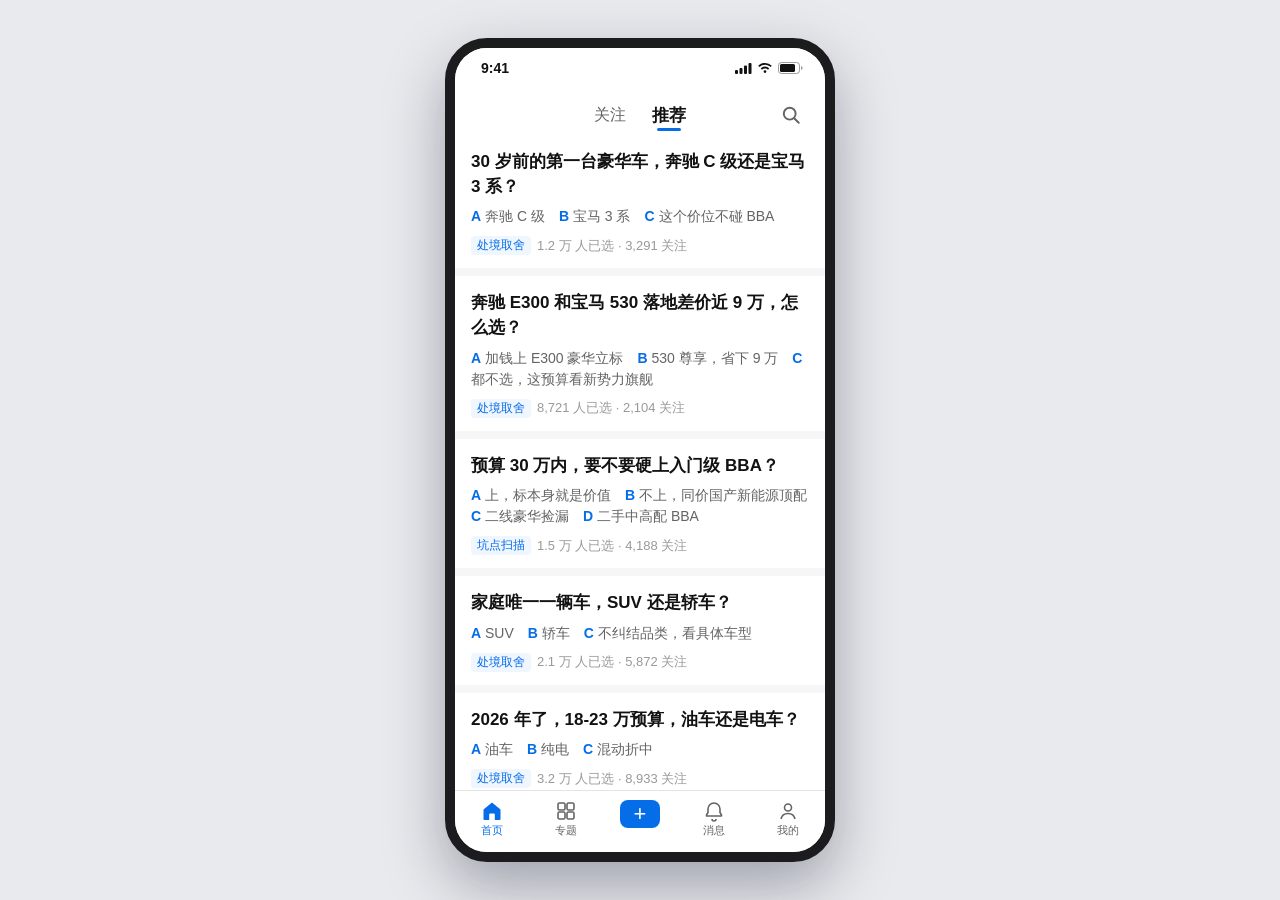
<file: mvp/index.html>
<!DOCTYPE html>
<html lang="zh-CN">
<head>
<meta charset="utf-8">
<meta name="viewport" content="width=device-width, initial-scale=1, viewport-fit=cover">
<title>买车决策 · 知识选择题 MVP</title>
<style>
:root {
  --zh-blue: #056DE8;
  --zh-blue-dark: #0561cf;
  --zh-blue-weak: #D9E8FB;
  --zh-blue-bg: #F0F6FE;
  --ink: #121212;
  --ink-2: #646464;
  --ink-3: #999999;
  --line: #F0F0F0;
  --line-2: #E4E4E4;
  --page: #F6F6F6;
  --card: #FFFFFF;
  --warn: #B26A00;
  --font: -apple-system, BlinkMacSystemFont, "PingFang SC", "Helvetica Neue", "Microsoft YaHei", sans-serif;
}
* { margin: 0; padding: 0; box-sizing: border-box; -webkit-tap-highlight-color: transparent; }
html, body { height: 100%; }
body {
  font-family: var(--font);
  background: #E9EAEE;
  color: var(--ink);
  display: flex;
  align-items: center;
  justify-content: center;
  min-height: 100vh;
}

/* ---------- phone shell ---------- */
.phone {
  width: 100%;
  height: 100vh;
  background: var(--page);
  position: relative;
  overflow: hidden;
  display: flex;
  flex-direction: column;
}
@media (min-width: 560px) {
  body { padding: 24px 0; }
  .phone {
    width: 390px;
    height: min(824px, calc(100vh - 48px));
    border-radius: 42px;
    border: 10px solid #1c1c1e;
    box-shadow: 0 24px 60px rgba(20, 30, 50, .35);
  }
}
.statusbar {
  flex: none;
  height: 40px;
  display: flex;
  align-items: center;
  justify-content: space-between;
  padding: 0 22px 0 26px;
  font-size: 14px;
  font-weight: 600;
  background: var(--card);
}
.statusbar .icons { display: flex; gap: 5px; align-items: center; }
.statusbar svg { display: block; }

.screen { flex: 1; overflow-y: auto; overscroll-behavior: contain; scrollbar-width: none; }
.screen::-webkit-scrollbar { display: none; }

.view { display: none; }
.view.active { display: block; }

/* ---------- feed header ---------- */
.feed-head {
  background: var(--card);
  padding: 6px 16px 0;
  position: sticky;
  top: 0;
  z-index: 5;
}
.tabs { display: flex; gap: 26px; margin-top: 4px; }
.tabs-main { justify-content: center; margin-top: 0; position: relative; }
.search-ico {
  position: absolute;
  right: 0; top: 50%;
  transform: translateY(-50%);
  border: none; background: none;
  color: var(--ink-2);
  width: 36px; height: 36px;
  display: flex; align-items: center; justify-content: center;
}
.tab {
  padding: 10px 0 8px;
  font-size: 16px;
  color: var(--ink-2);
  position: relative;
  border: none; background: none; font-family: inherit;
}
.tab.on { color: var(--ink); font-weight: 600; font-size: 17px; }
.tab.on::after {
  content: "";
  position: absolute;
  left: 50%; transform: translateX(-50%);
  bottom: 4px;
  width: 24px; height: 3px;
  border-radius: 2px;
  background: var(--zh-blue);
}

/* ---------- feed cards ---------- */
.feed-list { padding-bottom: 12px; }
.qcard {
  background: var(--card);
  margin-top: 8px;
  padding: 15px 16px 13px;
  cursor: pointer;
}
.qcard:first-child { margin-top: 0; }
.qcard h2 {
  font-size: 17px;
  font-weight: 600;
  line-height: 1.45;
  margin-bottom: 7px;
}
.qcard .opts-preview {
  font-size: 14px;
  color: var(--ink-2);
  line-height: 1.5;
  margin-bottom: 9px;
  display: -webkit-box;
  -webkit-line-clamp: 2;
  -webkit-box-orient: vertical;
  overflow: hidden;
}
.qcard .opts-preview b { color: var(--zh-blue); font-weight: 600; }
.meta {
  display: flex;
  align-items: center;
  gap: 6px;
  font-size: 13px;
  color: var(--ink-3);
}
.meta .chip {
  color: var(--zh-blue);
  background: var(--zh-blue-bg);
  border-radius: 4px;
  padding: 1px 6px;
  font-size: 12px;
}
.meta .done {
  margin-left: auto;
  color: var(--zh-blue);
  font-weight: 500;
  display: flex; align-items: center; gap: 3px;
}
.feed-foot {
  text-align: center;
  font-size: 12px;
  color: var(--ink-3);
  padding: 18px 16px 20px;
  line-height: 1.7;
}
.feed-foot a { color: var(--ink-3); }

/* ---------- bottom tabbar ---------- */
.tabbar {
  flex: none;
  background: var(--card);
  border-top: .5px solid var(--line-2);
  display: flex;
  padding: 5px 0 14px;
}
.tabbar button {
  flex: 1;
  border: none; background: none;
  font-family: inherit;
  font-size: 10.5px;
  color: var(--ink-2);
  display: flex; flex-direction: column; align-items: center; gap: 2px;
  padding-top: 4px;
}
.tabbar button.on { color: var(--zh-blue); }
.tabbar svg { display: block; }
.tabbar .plus {
  width: 40px; height: 28px;
  border-radius: 8px;
  background: var(--zh-blue);
  color: #fff;
  display: flex; align-items: center; justify-content: center;
  font-size: 22px; font-weight: 300;
  line-height: 1;
}

/* ---------- detail ---------- */
.nav {
  background: var(--card);
  height: 46px;
  display: flex;
  align-items: center;
  padding: 0 8px;
  position: sticky;
  top: 0;
  z-index: 5;
  border-bottom: .5px solid var(--line);
}
.nav .back {
  border: none; background: none;
  width: 38px; height: 38px;
  display: flex; align-items: center; justify-content: center;
}
.nav .nav-title { font-size: 16px; font-weight: 600; flex: 1; text-align: center; }
.nav .spacer { width: 38px; display: flex; align-items: center; justify-content: center; color: var(--ink-2); }

.detail-body { background: var(--card); padding: 16px 16px 8px; }
.detail-body .chip-row { display: flex; gap: 6px; margin-bottom: 9px; }
.chip-row .chip {
  font-size: 12px;
  color: var(--zh-blue);
  background: var(--zh-blue-bg);
  padding: 2px 8px;
  border-radius: 4px;
}
.detail-body h1 { font-size: 20px; font-weight: 650; line-height: 1.45; }
.detail-body .meta { margin-top: 9px; }

.section {
  background: var(--card);
  margin-top: 8px;
  padding: 14px 16px 16px;
}
.section-label {
  display: flex;
  align-items: baseline;
  justify-content: space-between;
  font-size: 15px;
  font-weight: 600;
  margin-bottom: 12px;
}
.section-label small { font-size: 12px; color: var(--ink-3); font-weight: 400; }
.redo-btn {
  border: 1px solid var(--line-2);
  background: none;
  font-family: inherit;
  font-size: 12px;
  color: var(--ink-2);
  border-radius: 12px;
  padding: 3px 10px;
  cursor: pointer;
}

/* options: choosing state */
.opt-btn {
  width: 100%;
  border: 1px solid var(--line-2);
  background: var(--card);
  border-radius: 10px;
  padding: 13px 14px;
  display: flex;
  align-items: flex-start;
  gap: 10px;
  font-family: inherit;
  font-size: 15.5px;
  color: var(--ink);
  text-align: left;
  line-height: 1.45;
  margin-top: 10px;
  cursor: pointer;
  transition: border-color .15s, background .15s;
}
.opt-btn:first-of-type { margin-top: 0; }
.opt-btn:active { border-color: var(--zh-blue); background: var(--zh-blue-bg); }
.opt-key {
  flex: none;
  width: 22px; height: 22px;
  border-radius: 50%;
  border: 1px solid var(--line-2);
  color: var(--ink-2);
  font-size: 12.5px;
  font-weight: 600;
  display: flex; align-items: center; justify-content: center;
  margin-top: 1px;
}

/* options: result state */
.opt-res {
  border: 1px solid var(--line-2);
  border-radius: 10px;
  padding: 11px 14px 12px;
  margin-top: 10px;
  position: relative;
}
.opt-res:first-of-type { margin-top: 0; }
.opt-res.mine { border-color: var(--zh-blue); box-shadow: 0 0 0 1px var(--zh-blue) inset; }
.opt-res .row1 {
  display: flex; align-items: baseline; gap: 8px;
  font-size: 15px; line-height: 1.4;
}
.opt-res .row1 .k { font-weight: 600; color: var(--ink-2); font-size: 13.5px; }
.opt-res.mine .row1 .k { color: var(--zh-blue); }
.opt-res .row1 .pct { margin-left: auto; font-weight: 650; font-size: 15px; font-variant-numeric: tabular-nums; }
.opt-res .mine-tag {
  position: absolute;
  top: -9px; right: 12px;
  background: var(--zh-blue);
  color: #fff;
  font-size: 10.5px;
  padding: 1.5px 7px;
  border-radius: 8px;
}
.bar { height: 6px; border-radius: 3px; background: var(--page); margin-top: 9px; overflow: hidden; }
.bar i {
  display: block; height: 100%;
  border-radius: 3px;
  background: var(--zh-blue-weak);
  width: 0;
  transition: width .7s cubic-bezier(.25,.8,.3,1);
}
.opt-res.mine .bar i { background: var(--zh-blue); }

/* tier bars */
.tier-wrap { margin-top: 8px; display: none; }
.tier-wrap.show { display: block; }
.tier-row { display: flex; align-items: center; gap: 8px; margin-top: 5px; }
.tier-row .t-label { flex: none; width: 56px; font-size: 11.5px; color: var(--ink-3); }
.tier-row .bar { flex: 1; margin: 0; height: 5px; }
.tier-row .t-pct { flex: none; width: 34px; text-align: right; font-size: 11.5px; color: var(--ink-2); font-variant-numeric: tabular-nums; }

.dist-note { font-size: 11.5px; color: var(--ink-3); margin-top: 12px; }
.seg {
  display: flex;
  background: var(--page);
  border-radius: 8px;
  padding: 3px;
  margin-bottom: 4px;
}
.seg button {
  flex: 1;
  border: none;
  background: none;
  font-family: inherit;
  font-size: 13px;
  color: var(--ink-2);
  padding: 6px 0;
  border-radius: 6px;
}
.seg button.on { background: var(--card); color: var(--ink); font-weight: 600; box-shadow: 0 1px 3px rgba(0,0,0,.08); }

/* reveal sections */
.reveal { animation: rise .45s ease both; }
.reveal.d1 { animation-delay: .15s; }
.reveal.d2 { animation-delay: .3s; }
.reveal.d3 { animation-delay: .45s; }
.reveal.d4 { animation-delay: .6s; }
@keyframes rise {
  from { opacity: 0; transform: translateY(14px); }
  to { opacity: 1; transform: none; }
}
@media (prefers-reduced-motion: reduce) {
  .reveal { animation: none; }
  .bar i { transition: none; }
}

/* answer cards (per-option reasons) */
.ans {
  border: 1px solid var(--line);
  border-radius: 10px;
  margin-top: 10px;
  overflow: hidden;
}
.ans:first-of-type { margin-top: 0; }
.ans-head {
  width: 100%;
  border: none; background: var(--card);
  font-family: inherit;
  display: flex; align-items: center; gap: 8px;
  padding: 11px 13px;
  font-size: 14.5px;
  font-weight: 600;
  color: var(--ink);
  text-align: left;
  cursor: pointer;
}
.ans-head .k { color: var(--zh-blue); flex: none; }
.ans-head .caret { margin-left: auto; color: var(--ink-3); transition: transform .2s; flex: none; }
.ans.open .ans-head .caret { transform: rotate(180deg); }
.ans-body { display: none; padding: 0 13px 13px; }
.ans.open .ans-body { display: block; }
.ans-body p { font-size: 14px; line-height: 1.65; color: var(--ink); margin-top: 8px; padding-left: 20px; position: relative; }
.ans-body p:first-child { margin-top: 0; }
.ans-body p .sign { position: absolute; left: 0; top: 1px; font-weight: 700; }
.ans-body p.why .sign { color: var(--zh-blue); }
.ans-body p.blind { color: var(--ink-2); }
.ans-body p.blind .sign { color: var(--warn); }
.ans-body p b { font-weight: 600; }

/* core dimensions */
.dims { display: flex; flex-wrap: wrap; gap: 8px; }
.dim {
  font-size: 14px;
  color: var(--zh-blue);
  background: var(--zh-blue-bg);
  border-radius: 15px;
  padding: 5px 13px;
}

/* actions */
.actions { display: flex; gap: 10px; }
.actions button {
  flex: 1;
  border: 1px solid var(--line-2);
  background: var(--card);
  border-radius: 18px;
  font-family: inherit;
  font-size: 13.5px;
  color: var(--ink-2);
  padding: 8px 0;
  display: flex; align-items: center; justify-content: center; gap: 5px;
}
.next-wrap { padding: 4px 16px 24px; background: var(--card); margin-top: -1px; }
.next-btn {
  width: 100%;
  border: none;
  background: var(--zh-blue);
  color: #fff;
  font-family: inherit;
  font-size: 16px;
  font-weight: 600;
  border-radius: 22px;
  padding: 11px 0;
  cursor: pointer;
}
.next-btn:active { background: var(--zh-blue-dark); }
.detail-pad { height: 20px; }

/* toast */
.toast {
  position: absolute;
  left: 50%;
  bottom: 90px;
  transform: translateX(-50%) translateY(8px);
  background: rgba(18,18,18,.88);
  color: #fff;
  font-size: 13.5px;
  padding: 9px 18px;
  border-radius: 20px;
  opacity: 0;
  pointer-events: none;
  transition: opacity .25s, transform .25s;
  white-space: nowrap;
  z-index: 20;
}
.toast.show { opacity: 1; transform: translateX(-50%) translateY(0); }

button:focus-visible, a:focus-visible { outline: 2px solid var(--zh-blue); outline-offset: 2px; }
</style>
</head>
<body>

<div class="phone">
  <div class="statusbar">
    <span>9:41</span>
    <span class="icons">
      <svg width="17" height="11" viewBox="0 0 17 11" fill="currentColor"><rect x="0" y="7" width="3" height="4" rx="1"/><rect x="4.5" y="5" width="3" height="6" rx="1"/><rect x="9" y="2.5" width="3" height="8.5" rx="1"/><rect x="13.5" y="0" width="3" height="11" rx="1"/></svg>
      <svg width="16" height="11" viewBox="0 0 16 11" fill="currentColor"><path d="M8 9.2a1.4 1.4 0 1 0 0 2.8 1.4 1.4 0 0 0 0-2.8zM8 5.6c-1.7 0-3.2.7-4.3 1.8l1.3 1.3A4.4 4.4 0 0 1 8 7.4c1.2 0 2.2.5 3 1.3l1.3-1.3A6 6 0 0 0 8 5.6zM8 2C5.4 2 3 3 1.2 4.8l1.3 1.3A7.9 7.9 0 0 1 8 3.8c2.1 0 4 .9 5.5 2.3l1.3-1.3A9.5 9.5 0 0 0 8 2z" transform="translate(0 -2)"/></svg>
      <svg width="25" height="12" viewBox="0 0 25 12"><rect x="0.5" y="0.5" width="21" height="11" rx="3" fill="none" stroke="currentColor" opacity=".4"/><rect x="2" y="2" width="15" height="8" rx="1.5" fill="currentColor"/><path d="M23 4v4c1-.2 1.6-1 1.6-2S24 4.2 23 4z" fill="currentColor" opacity=".4"/></svg>
    </span>
  </div>

  <div class="screen" id="screen">

    <!-- ============ FEED ============ -->
    <div class="view active" id="view-feed">
      <div class="feed-head">
        <div class="tabs tabs-main">
          <button class="tab" data-toast="演示版仅开放推荐流">关注</button>
          <button class="tab on">推荐</button>
          <button class="search-ico" data-toast="演示版未开放搜索" aria-label="搜索">
            <svg width="18" height="18" viewBox="0 0 14 14" fill="none" stroke="currentColor" stroke-width="1.5"><circle cx="6" cy="6" r="4.6"/><path d="M9.5 9.5 13 13" stroke-linecap="round"/></svg>
          </button>
        </div>
      </div>
      <div class="feed-list" id="feed-list"></div>
      <div class="feed-foot">
        knowledge-choice-feed MVP 演示 · 参与人数与选择分布均为演示数据<br>
        <a href="swipe.html">试试上下滑版 →</a>
      </div>
    </div>

    <!-- ============ DETAIL ============ -->
    <div class="view" id="view-detail"></div>

  </div>

  <div class="tabbar" id="tabbar">
    <button class="on">
      <svg width="22" height="22" viewBox="0 0 22 22" fill="currentColor"><path d="M11 2.5 2.8 9.3a1 1 0 0 0-.3.7V19a1 1 0 0 0 1 1h4.7v-5.6a1 1 0 0 1 1-1h3.6a1 1 0 0 1 1 1V20h4.7a1 1 0 0 0 1-1v-9a1 1 0 0 0-.3-.7L11 2.5z"/></svg>
      首页
    </button>
    <button data-toast="演示版仅开放首页">
      <svg width="22" height="22" viewBox="0 0 22 22" fill="none" stroke="currentColor" stroke-width="1.6"><rect x="3" y="3" width="7" height="7" rx="1.5"/><rect x="12" y="3" width="7" height="7" rx="1.5"/><rect x="3" y="12" width="7" height="7" rx="1.5"/><rect x="12" y="12" width="7" height="7" rx="1.5"/></svg>
      专题
    </button>
    <button data-toast="演示版仅开放首页"><span class="plus">+</span></button>
    <button data-toast="演示版仅开放首页">
      <svg width="22" height="22" viewBox="0 0 22 22" fill="none" stroke="currentColor" stroke-width="1.6"><path d="M11 3a6 6 0 0 0-6 6v3.5L3.5 15v1h15v-1L17 12.5V9a6 6 0 0 0-6-6z" stroke-linejoin="round"/><path d="M9 19a2 2 0 0 0 4 0"/></svg>
      消息
    </button>
    <button data-toast="演示版仅开放首页">
      <svg width="22" height="22" viewBox="0 0 22 22" fill="none" stroke="currentColor" stroke-width="1.6"><circle cx="11" cy="7.5" r="3.5"/><path d="M4 19c.8-3.6 3.7-5.5 7-5.5s6.2 1.9 7 5.5"/></svg>
      我的
    </button>
  </div>

  <div class="toast" id="toast"></div>
</div>

<script id="cards-data" type="application/json">{"category":"买车决策","cards":[{"id":"q001","domain":"买车决策","type":"处境取舍","title":"30 岁前的第一台豪华车，奔驰 C 级还是宝马 3 系？","options":[{"key":"A","text":"奔驰 C 级","reason":"同级里奔驰的品牌感知最被大众认可，「宝马只能下山，奔驰能上树」；C260 用上后驱平台铝合金双叉臂，滤震表现其实被网络舆论严重低估。","blindspot":"1.5T 轻混的动力口碑争议和后期养护成本；以及你买的豪华感知里，有多少是给别人看的。","pct":34,"tiers":{"normal":40,"high":30,"super":24}},{"key":"B","text":"宝马 3 系","reason":"操控和转向精准度同级最好，还有高功率 2.0T 可选，是这个价位少有的「驾驶者之车」。","blindspot":"N20/B48 发动机漏油渗漏是通病，6-8 万公里后维护成本上升；操控的价值取决于路况——市区通勤根本用不出来。","pct":41,"tiers":{"normal":42,"high":41,"super":37}},{"key":"C","text":"这个价位不碰 BBA","reason":"30 万内的 BBA 意味着小排量加减配，同价位国产新能源配置碾压，省下的差价是普通人一年的薪水。","blindspot":"品牌带来的社交价值和保值率是真实存在的变量，它不刚性，但不为零。","pct":25,"tiers":{"normal":18,"high":29,"super":39}}],"stats":{"chosen":12384,"follow":3291},"dims":["调校哲学","为谁付费","品牌溢价"]},{"id":"q002","domain":"买车决策","type":"处境取舍","title":"奔驰 E300 和宝马 530 落地差价近 9 万，怎么选？","options":[{"key":"A","text":"加钱上 E300 豪华立标","reason":"商务接待气场拉满；新款 E300 的油门、转向、刹车相比老奔驰彻底改了，驾驶层面的短板补上了。","blindspot":"落地 46.5 对 37.5，差价 24%——按老司机的算法，这个差价已经不是「看喜欢」，是「看钱包」；轻混松油门的拖拽感依然明显。","pct":31,"tiers":{"normal":36,"high":28,"super":22}},{"key":"B","text":"530 尊享，省下 9 万","reason":"动力总成成熟，落地价打到 37.5 万；9 万差价够覆盖五年油费加保险。","blindspot":"在特定商务场景里，立标奔驰的气场是生产资料不是消费品——省下的钱可能在谈判桌上还回去。","pct":47,"tiers":{"normal":46,"high":49,"super":45}},{"key":"C","text":"都不选，这预算看新势力旗舰","reason":"40 万级新势力在智能化、舒适性配置上对 56E 是降维打击，冰箱彩电空悬激光雷达全都有。","blindspot":"商务场合的品牌认知度、油车长途的确定性、保值率，这三样新势力都还没证明自己。","pct":22,"tiers":{"normal":18,"high":23,"super":33}}],"stats":{"chosen":8721,"follow":2104},"dims":["差价占比","商务场景","品牌信仰"]},{"id":"q003","domain":"买车决策","type":"坑点扫描","title":"预算 30 万内，要不要硬上入门级 BBA？","options":[{"key":"A","text":"上，标本身就是价值","reason":"把 GLS 的标换成北汽，打骨折都没人买——品牌价值是真实的产品力，不是玄学；面子在很多行业就是功能。","blindspot":"入门级拿到的品牌价值是稀释过的：懂行的人一眼认得出 1.3T 和三缸，「标」在最需要它的人群面前反而失效。","pct":17,"tiers":{"normal":24,"high":13,"super":9}},{"key":"B","text":"不上，同价国产新能源顶配","reason":"30 万的 BBA 有空间小、排量小、内饰减配的器质性缺陷，被叫「50 分的车」；同价国产新能源的体验是另一个时代的。","blindspot":"新能源三年后的保值率和品牌沉淀依然是未知数；「配置碾压」里有多少是你真的会用的？","pct":43,"tiers":{"normal":40,"high":46,"super":45}},{"key":"C","text":"二线豪华捡漏","reason":"凯迪拉克 CT5、沃尔沃 S60 终端价比同级 BBA 便宜 6-7 万，产品力却在同一水平线——差价是一台车首付。","blindspot":"二线豪华的保值率更差，「捡漏价」在你卖车时会以同样的方式还给市场。","pct":22,"tiers":{"normal":20,"high":24,"super":21}},{"key":"D","text":"二手中高配 BBA","reason":"25 万能拿下 21 款 530 尊享——用入门级的钱买中高级的车，品牌和产品力都不妥协。","blindspot":"豪华车的养护成本不打折：全险贵 30%、必须 95 号油、过保后随便修一次大几千。","pct":18,"tiers":{"normal":16,"high":17,"super":25}}],"stats":{"chosen":15207,"follow":4188},"dims":["收入结构","面子是否生产资料","品牌稀释"]},{"id":"q004","domain":"买车决策","type":"处境取舍","title":"家庭唯一一辆车，SUV 还是轿车？","options":[{"key":"A","text":"SUV","reason":"带娃家庭的真实差距：抱娃上下车直立轻松、儿童座椅好装、后备箱能吞下推车和露营装备、烂路不磕底盘。","blindspot":"「空间大」是个错觉——SUV 大的是头部和载物的垂直空间，腿部空间反而常比同级轿车小；车身晃动大，晕车的家人每次都遭罪。","pct":48,"tiers":{"normal":54,"high":44,"super":38}},{"key":"B","text":"轿车","reason":"重心低高速稳不发飘、操控顺滑、风阻小油耗低，长途乘坐舒适度和驾驶质感全面占优。","blindspot":"二胎、露营、春节满载回老家——这些场景一年可能只有几次，但每一次都是硬需求，轿车在那几天会让你后悔。","pct":33,"tiers":{"normal":28,"high":37,"super":41}},{"key":"C","text":"不纠结品类，看具体车型","reason":"20 万级家用取向的 SUV 和轿车，性能差距远小于想象，日常根本触不到极限——剩下的是坐姿和外观偏好。","blindspot":"「都行」往往意味着你还没把自己的高频场景想清楚，这不是答案，是推迟回答。","pct":19,"tiers":{"normal":18,"high":19,"super":21}}],"stats":{"chosen":21456,"follow":5872},"dims":["垂直空间","高频通勤","低频硬需求"]},{"id":"q005","domain":"买车决策","type":"处境取舍","title":"2026 年了，18-23 万预算，油车还是电车？","options":[{"key":"A","text":"油车","reason":"东北冬天、没有家充桩、打算一台车开 10-15 年——三个条件占两个，靠谱油车依然是更稳的答案；而且车轻底盘好调，操控是物理规律的馈赠。","blindspot":"推荐油车的热门回答里，不少是品牌软文，看起来最「稳妥」的建议也可能是投放。","pct":27,"tiers":{"normal":31,"high":25,"super":19}},{"key":"B","text":"纯电","reason":"同价位电车的舒适性、智能化对油车是「全方位无死角」的碾压，使用成本只有油车的六分之一。","blindspot":"车重是被普遍忽略的变量：电池让车重增加，底盘要么颠要么晃——同价位电车的机械素质天花板更低，这是物理不是立场。","pct":45,"tiers":{"normal":42,"high":47,"super":51}},{"key":"C","text":"混动折中","reason":"可油可电，没桩不焦虑，有桩当电车开——过渡期最不会错的答案。","blindspot":"「不会错」的代价是两套系统的成本和重量都在你车上；折中方案往往两头的优点都打折。","pct":28,"tiers":{"normal":27,"high":28,"super":30}}],"stats":{"chosen":31892,"follow":8933},"dims":["充电条件","冬季气温","持有年限","软文识别"]},{"id":"q006","domain":"买车决策","type":"处境取舍","title":"人生第一辆车，新车还是二手练手？","options":[{"key":"A","text":"新车","reason":"「第一次买车一定要买新车，因为人性」——二手车出毛病你会怪自己没买新车，新车出毛病你会自适应；何况新手根本挑不出好二手。","blindspot":"新手期的剐蹭都刻在最贵的折旧上；你为「省心」付的溢价，其实是给自己判断力交的保险费。","pct":42,"tiers":{"normal":48,"high":38,"super":31}},{"key":"B","text":"二手油车练手","reason":"两万块的十年老丰田开两年还能卖一万——用一万块的成本练完技术，赶上置换补贴再换新，纠错成本最低。","blindspot":"「水深」是真的：事故车泡水车的鉴别能力普通人没有，省的钱可能一次大修就还回去；练手车的糟糕体验也可能让你误判自己不喜欢开车。","pct":37,"tiers":{"normal":32,"high":41,"super":46}},{"key":"C","text":"二手豪华/顶配捡漏","reason":"3 年车龄的顶配 MINI 比新车便宜十几万还省购置税——让第一任车主替你付掉最陡的折旧。","blindspot":"豪华车过保即刺客：保险贵 30%、配件零整比高，「捡漏价」后面挂着一张没人给你看的养护账单。","pct":21,"tiers":{"normal":20,"high":21,"super":23}}],"stats":{"chosen":18042,"follow":4521},"dims":["纠错成本","折旧曲线","省心溢价"]},{"id":"q007","domain":"买车决策","type":"处境取舍","title":"15 万级家用车，国产新能源还是合资油车？","options":[{"key":"A","text":"国产新能源","reason":"三电技术世界一流、智能化「甩合资几条街」，15 万的配置能打 30 万的合资——这是连商用车工程师都承认的事实。","blindspot":"长期可靠性和品牌存活率还没经过完整周期检验；你买的不只是车，还有这家公司五年后还在不在的概率。","pct":52,"tiers":{"normal":50,"high":54,"super":55}},{"key":"B","text":"合资油车","reason":"省心是被验证过的：三大件成熟、10 万级代步「颗粒捕捉器、内饰差」这些缺点不影响本质，省油省事过日子。","blindspot":"销量榜已经说明趋势：合资在靠打骨折硬撑——今天的「稳妥」可能是五年后的「诺基亚」。","pct":26,"tiers":{"normal":30,"high":24,"super":18}},{"key":"C","text":"合资新能源","reason":"铂智 7 这批车「中国定义、中国研发」，定价务实到 15.68 万起——合资的品控加新能源的体验，反转正在发生。","blindspot":"合资电车的智能化供应链依然慢半拍；「觉醒」是刚开始的故事，不是已完成的事实。","pct":22,"tiers":{"normal":20,"high":22,"super":27}}],"stats":{"chosen":14336,"follow":3705},"dims":["电动化进度","长期可靠性","品牌存活率"]},{"id":"q008","domain":"买车决策","type":"坑点扫描","title":"30 万落地想「一步到位」，最该警惕的是什么？","options":[{"key":"A","text":"「全能胜出」式横评软文","reason":"30 万是软文最密集的价位段：结构雷同的「5 款横评+单一车型全能胜出」批量生产，随手翻 10 篇攻略，6 篇是这个模板。","blindspot":"警惕软文不等于反着买——被投放的车不一定是差车，只是这篇内容不构成证据。","pct":38,"tiers":{"normal":30,"high":43,"super":52}},{"key":"B","text":"豪华品牌光环","reason":"30 万级的豪华纯电是「油改电+减配」重灾区，品牌溢价挤占的全是配置预算。","blindspot":"一刀切排除豪华品牌，会错过真在认真转型的车型——光环该打折，不该清零。","pct":24,"tiers":{"normal":26,"high":23,"super":19}},{"key":"C","text":"顶配冲动","reason":"47% 的车主后悔选错配置、年均多花 2800——「一步到位」的心态让人为一年用不上三次的功能付整车溢价。","blindspot":"有些配置确实不可后装（激光雷达、空悬）——砍配置砍错了，后悔同样是 47% 的一员。","pct":23,"tiers":{"normal":26,"high":21,"super":17}},{"key":"D","text":"「一步到位」这个念头本身","reason":"车市一年一迭代、家庭需求五年一变——「开十年不换」的承诺大多兑现不了，一步到位是幻觉。","blindspot":"对确实低频换车的家庭，追求耐用和冗余是理性——别把「反执念」变成新执念。","pct":15,"tiers":{"normal":18,"high":13,"super":12}}],"stats":{"chosen":9873,"follow":2966},"dims":["软文密度","信息可信度","需求迭代"]},{"id":"q009","domain":"买车决策","type":"处境取舍","title":"没有固定车位，家里第一辆车选混动还是纯电？","options":[{"key":"A","text":"混动/增程","reason":"可油可电没有里程焦虑，没桩就当省油的油车开——直觉上是无桩家庭的标准答案。","blindspot":"反直觉的坑：混动纯电续航短（实际一百多公里），你既然买了它就会想用电——结果是比纯电车主更频繁地找桩，「我朋友的混动每天都在充电」。","pct":40,"tiers":{"normal":47,"high":36,"super":28}},{"key":"B","text":"纯电","reason":"600km+ 续航把充电频次压到一周一次，快充十几分钟——没桩的人反而更该买续航长的纯电，把「补能」变成低频事件。","blindspot":"冬季续航打折、节假日高速排队、小区永远装不上桩的风险——低频事件撞上极端场景时最疼。","pct":38,"tiers":{"normal":32,"high":42,"super":51}},{"key":"C","text":"干脆纯油","reason":"无桩家庭最后的省心选项，加油五分钟，全国无死角。","blindspot":"混动当纯油开油耗也只有一半——2026 年选纯油的理由，只剩下更低的购置价。","pct":22,"tiers":{"normal":21,"high":22,"super":21}}],"stats":{"chosen":16754,"follow":5012},"dims":["充电便利度","年里程","补能频次"]},{"id":"q010","domain":"买车决策","type":"坑点扫描","title":"车贷利率降到 2.49%，全款还是贷款？","options":[{"key":"A","text":"全款，落袋为安","reason":"全款几乎没有套路，一个公式走天下：裸车价+购置税+保险+上牌，其他费用一概不出。","blindspot":"有返点的年代，贷款方案算完总账可能比全款便宜 1-3 万——拒绝贷款有时是在拒绝折扣。","pct":36,"tiers":{"normal":41,"high":33,"super":27}},{"key":"B","text":"贷款，把杠杆用起来","reason":"4S 店贷款有返点愿意让利，算上所有利息费用可能仍比全款便宜；通胀之下，未来的钱更毛。","blindspot":"「0 利息」不等于 0 成本：金融服务费 3000-5000、GPS 费 1500、强制全险、要不回来的续保押金——利息省的钱在费用表里等你。","pct":28,"tiers":{"normal":25,"high":30,"super":34}},{"key":"C","text":"先谈费用清单，再决定","reason":"利率是诱饵，费用表才是题眼——同样 2.49%，谈掉金融服务费和强制装潢的人和没谈的人，差出一万多。","blindspot":"费用能谈的前提是你愿意走出这家店——没有备选方案的谈判不叫谈判。","pct":36,"tiers":{"normal":34,"high":37,"super":39}}],"stats":{"chosen":11208,"follow":2871},"dims":["隐性费用","返点让利","资金成本"]},{"id":"q011","domain":"买车决策","type":"概念辨析","title":"2026 年了，还值得为沃尔沃的「安全人设」买单吗？","options":[{"key":"A","text":"值得，底蕴不是营销","reason":"1600MPa 硼钢、50 次 IIHS 顶级安全评级、笼式车身是它 1944 年首创——沃尔沃的安全哲学是「超越应试」，为标准没测到的场景做设计。","blindspot":"为「哲学」付的溢价很难被验证：你大概率一辈子用不上那次碰撞，却每天都在付品牌溢价。","pct":33,"tiers":{"normal":38,"high":30,"super":25}},{"key":"B","text":"不值，安全已被追平","reason":"「沃尔沃安全的新闻变少了」，因为它不再不可替代：头部车企被动安全趋同，凯迪拉克「相当接近」，新势力用料更狠。","blindspot":"追平的是硬件参数，追不平的是几十年真实事故数据喂出来的工程细节——纸面趋同不等于实战趋同。","pct":36,"tiers":{"normal":32,"high":39,"super":43}},{"key":"C","text":"看车型不看品牌","reason":"安全是具体车身结构+主动安全系统的组合，同一品牌不同平台差距不小——认车不认标才是安全观的成年礼。","blindspot":"普通消费者没有能力逐车型验证结构用料——「看车型」说起来专业，执行起来最后还是回到看品牌。","pct":31,"tiers":{"normal":30,"high":31,"super":32}}],"stats":{"chosen":7692,"follow":2255},"dims":["安全趋同","稀缺性定价","口碑滞后"]},{"id":"q012","domain":"买车决策","type":"坑点扫描","title":"加 2 万上高配，最该先砍哪类配置？","options":[{"key":"A","text":"座椅按摩","reason":"卖车老炮和多车车主的罕见共识：「座椅按摩是真的没用，毫无意义」——使用率不到 10% 的典型。","blindspot":"长途重度用户（每周高速 4 小时以上）是唯一的例外人群——共识对人群平均成立，对你不一定。","pct":33,"tiers":{"normal":30,"high":35,"super":38}},{"key":"B","text":"电子后视镜","reason":"初体验惊艳，然后是延迟、视觉习惯重建、坏了巨贵——「看着高级」是它唯一稳定兑现的功能。","blindspot":"雨雾雪等极端天气下它确实清晰——住在多雨城市的人砍它之前该再想一次。","pct":18,"tiers":{"normal":19,"high":18,"super":16}},{"key":"C","text":"自动启停","reason":"「嫌弃人数最多的配置」：默认开启、上车先关，省的油不够换电瓶——用户用脚投票最狠的一项。","blindspot":"它通常不是选装项而是标配捆绑——你嫌弃它也砍不掉它，把火力浪费在不可选的配置上是无效决策。","pct":30,"tiers":{"normal":34,"high":28,"super":22}},{"key":"D","text":"高阶智驾包","reason":"迭代最快的配置：今年的旗舰硬件明年就是旧款，软件还要订阅——买断制大概率买在高点。","blindspot":"激光雷达等硬件不可后装——智驾是唯一「今天鸡肋、明天可能真香」的选项，砍它砍的是期权。","pct":19,"tiers":{"normal":17,"high":19,"super":24}}],"stats":{"chosen":13567,"follow":3402},"dims":["使用频率","可否后装","不可替代性"]},{"id":"q013","domain":"买车决策","type":"处境取舍","title":"刚工作的年轻人，第一辆车的最优解是什么？","options":[{"key":"A","text":"咬牙上喜欢的车","reason":"千金难买心头好；按「38% 黄金分割线」（落地价 ≤ 1.3 倍家庭年可支配收入）量力而行，喜欢就不算冲动。","blindspot":"「喜欢」在你汽车认知升级后大概率会变——最高赞答主的原话：补课到一定程度，你最初那套选车标准会被自己推翻。","pct":22,"tiers":{"normal":27,"high":19,"super":14}},{"key":"B","text":"二手练手车","reason":"两万块老丰田开两年再卖，纠错成本压到最低——把「学会自己要什么」这门课的学费打到一折。","blindspot":"通勤刚需的人没有「练手期」的从容；二手车的挑选本身就需要你还没有的判断力。","pct":30,"tiers":{"normal":26,"high":33,"super":37}},{"key":"C","text":"10 万内新车","reason":"「现实中能全款买 10 万的车，已经超过很多人」——质保完整、账目干净，不背车贷不焦虑。","blindspot":"10 万内选择快速内卷，一年后同价位产品力可能明显更强——买早的折旧比二手车还狠。","pct":29,"tiers":{"normal":30,"high":29,"super":26}},{"key":"D","text":"先不买","reason":"大城市通勤买车往往更慢更贵，周末租车+打车的成本远低于养车——没有场景，车是负债不是资产。","blindspot":"「等需要再买」低估了车带来的活动半径扩张——有些需求是车创造的，不是车满足的。","pct":19,"tiers":{"normal":17,"high":19,"super":23}}],"stats":{"chosen":24310,"follow":7108},"dims":["认知学费","用车场景","现金流压力"]},{"id":"q014","domain":"买车决策","type":"坑点扫描","title":"二手电车比同价油车高一档配置，碰不碰？","options":[{"key":"A","text":"碰，折旧就是我的折扣","reason":"电车折旧快意味着接盘方性价比高，电池健康度（SOH）如今可以第三方检测，信息差在缩小。","blindspot":"SOH 是快照不是曲线：它告诉你电池现在还剩多少，不告诉你接下来衰减多快——而后者才决定你的用车成本。","pct":24,"tiers":{"normal":22,"high":25,"super":29}},{"key":"B","text":"绝不碰","reason":"「油车二手水很深，电车的二手水更深」——老司机的态度斩钉截铁：除非你是吃这口饭的内行，否则别碰。","blindspot":"一刀切放弃的是真实存在的错价机会；「水深」描述的是信息不对称，不是价值不存在。","pct":45,"tiers":{"normal":51,"high":41,"super":33}},{"key":"C","text":"只走官方认证/内行渠道","reason":"车况透明+电池质保可延续，才值得为二手电车的性价比冒险——渠道即护城河。","blindspot":"官方认证的溢价会吃掉相当一部分「性价比」，你买到的是打过折的折扣。","pct":31,"tiers":{"normal":27,"high":34,"super":38}}],"stats":{"chosen":8455,"follow":2019},"dims":["电池衰减曲线","信息不对称","渠道保障"]},{"id":"q015","domain":"买车决策","type":"处境取舍","title":"20-30 万预算，二手 BBA 还是新车国产？","options":[{"key":"A","text":"二手 BBA","reason":"25 万级拿下 21 款 530 尊享——机械素质、品牌背书、驾驶质感都是完整体，让上一任车主承担最陡的折旧。","blindspot":"隐藏账单全在后面：必须 95 号油、全险贵 30%、空悬单根 1 万+、48V 轻混模块维修 5000-20000——便宜的是入场券，不是会员费。","pct":29,"tiers":{"normal":33,"high":27,"super":21}},{"key":"B","text":"新车国产旗舰","reason":"同预算下配置、智能化、舒适性全面碾压，质保完整、没有前任留下的暗雷。","blindspot":"三年后的保值率是国产新能源最大的未知数——你省下的养护费，可能在残值上还回去。","pct":48,"tiers":{"normal":46,"high":50,"super":51}},{"key":"C","text":"二手非豪华合资","reason":"RAV4 这类车保值到「二手商两天赚 8 千」，可靠性和流通性双高，折旧曲线最平缓。","blindspot":"保值率高意味着你作为买方占不到便宜——「最稳」的选项通常也是错价最少的选项。","pct":23,"tiers":{"normal":21,"high":23,"super":28}}],"stats":{"chosen":10281,"follow":2643},"dims":["隐藏账单","保值率","养护成本"]},{"id":"q016","domain":"买车决策","type":"概念辨析","title":"「开宝马坐奔驰」这句话，2026 年还成立吗？","options":[{"key":"A","text":"成立，哲学没变","reason":"拆车实测：同一家供应商的同规格减震器，奔驰的原厂参数调软优先滤震，宝马调硬保留路感——硬件趋同，取舍排序没变。","blindspot":"「哲学不变」不等于「体验差距不变」——趋同的硬件让两家的差距缩到普通人盲测未必分得出。","pct":38,"tiers":{"normal":42,"high":36,"super":31}},{"key":"B","text":"过时了，产品在趋同","reason":"新 E300 的油门转向刹车「彻彻底底改了」，宝马的舒适性配置也在堆——两家都在往中间走。","blindspot":"趋同的是单一车型的调校，不是品牌的默认倾向——你在两家 4S 店试驾的第一分钟依然能感觉到谁是谁。","pct":33,"tiers":{"normal":30,"high":35,"super":38}},{"key":"C","text":"只在油车上成立","reason":"电动化把底盘逻辑重写了：新势力用空悬+CDC 直接「买」舒适，电机让操控民主化——油车时代的品牌标签在电车上失效。","blindspot":"底盘调校的 know-how 不会因为动力形式改变而清零——电车时代的第一批「开起来高级」的车，依然出自老牌车企的底盘团队。","pct":29,"tiers":{"normal":28,"high":29,"super":31}}],"stats":{"chosen":9146,"follow":2380},"dims":["取舍排序","硬件趋同","品牌性格"]},{"id":"q017","domain":"买车决策","type":"处境取舍","title":"40 万级豪华中型 SUV：GLC、X3 还是 Q5L？","options":[{"key":"A","text":"奔驰 GLC","reason":"内饰豪华氛围断层领先，品牌认可度最高，新款转向轻松、城市开着最省心。","blindspot":"车重比对手多两三百公斤：过弯载荷转移明显、更容易响胎——豪华感的物理代价由操控买单。","pct":39,"tiers":{"normal":45,"high":35,"super":29}},{"key":"B","text":"宝马 X3","reason":"底盘和车身控制同级最好，是三台里唯一「开起来不像 SUV」的——三台都开过的车主横评里的操控赢家。","blindspot":"素皮内饰和最弱的豪华氛围——你为底盘付的钱，坐在后排的家人一分钱都感知不到。","pct":34,"tiers":{"normal":30,"high":37,"super":42}},{"key":"C","text":"奥迪 Q5L","reason":"终端优惠最狠、性价比之选，新款内饰质感翻身，把上一代的廉价感短板补掉了。","blindspot":"品牌溢价和保值率在三家里垫底——买的时候占的便宜，卖的时候要还一部分。","pct":27,"tiers":{"normal":25,"high":28,"super":29}}],"stats":{"chosen":13890,"follow":3577},"dims":["氛围","底盘","价格","维度排序"]},{"id":"q018","domain":"买车决策","type":"概念辨析","title":"判断一辆车安不安全，最先看什么？","options":[{"key":"A","text":"碰撞测试成绩","reason":"IIHS、E-NCAP、中保研——标准化测试是唯一可横向对比的公开数据，及格线以下一票否决。","blindspot":"应试化是公开的秘密：针对测试工况优化的车，在测试没覆盖的碰撞角度上可能判若两车。","pct":30,"tiers":{"normal":35,"high":27,"super":22}},{"key":"B","text":"车身结构与用料","reason":"热成型钢比例、A/B 柱强度（沃尔沃用 1600MPa 硼钢，每平方厘米扛 15 吨）是安全的底子——结构是唯一不能事后弥补的。","blindspot":"普通消费者无从验证钢材数据，宣传口径和实车用料之间隔着一层你看不到的窗户纸。","pct":34,"tiers":{"normal":30,"high":37,"super":41}},{"key":"C","text":"主动安全配置","reason":"不撞上才是最好的安全：AEB 在真实场景里比车主更早预判风险——「它比我更谨慎，这车买的值」。","blindspot":"各家 AEB 实测差距巨大，配置表上的同名功能不是同一个东西；过度信任主动安全本身就是风险。","pct":24,"tiers":{"normal":22,"high":26,"super":27}},{"key":"D","text":"品牌安全口碑","reason":"几十年真实事故数据喂出来的工程积累，是参数表以外的护城河。","blindspot":"口碑滞后于产品——今天的口碑是十年前的车挣的，你买的是今天的车。","pct":12,"tiers":{"normal":13,"high":10,"super":10}}],"stats":{"chosen":11734,"follow":3820},"dims":["车身结构","主动安全","应试化"]},{"id":"q019","domain":"买车决策","type":"预测判断","title":"现在买车，值得为高阶智驾多花 2-3 万吗？","options":[{"key":"A","text":"值得，很快就是刚需","reason":"36 个传感器、120 米外识别横倒轮胎的激光雷达——高速夜间场景的安全冗余，出一次事就值回全部差价。","blindspot":"「刚需」的时间表被厂商话术系统性提前了；你为「很快」付的钱，享受到的可能是「三年后」的功能。","pct":27,"tiers":{"normal":29,"high":26,"super":24}},{"key":"B","text":"不值，迭代太快","reason":"今年的旗舰硬件明年就是旧款，软件走向订阅制——智驾是唯一「越等越便宜、越等越好」确定成立的配置。","blindspot":"等待策略的盲区：你等的三年里每一次高速长途，都在用自己的注意力支付本可以省下的疲劳。","pct":41,"tiers":{"normal":45,"high":39,"super":33}},{"key":"C","text":"只为硬件预埋买单","reason":"激光雷达等硬件不可后装、软件可以等降价——买硬件是买期权，买软件包是买在高点。","blindspot":"硬件预埋赌的是这家车企三年后还在维护这套硬件栈——预埋变「绝版」的先例已经不少。","pct":32,"tiers":{"normal":26,"high":35,"super":43}}],"stats":{"chosen":10493,"follow":3164},"dims":["高速长途占比","迭代速度","硬件预埋"]},{"id":"q020","domain":"买车决策","type":"立场地图","title":"思想实验：如果油和电都免费，你会开油车还是电车？","options":[{"key":"A","text":"油车","reason":"「如果车也不要钱，那我选油车，毕竟库里南还是香的」——机械质感、声浪、加油五分钟的自由，这些从来不是成本问题。","blindspot":"你怀念的可能不是油车，是油车时代的旗舰——同价位对比里，这份机械浪漫大多数人其实买不到。","pct":35,"tiers":{"normal":38,"high":33,"super":30}},{"key":"B","text":"电车","reason":"「同价位电车的舒适性远远大于油车，全方位无死角」——空调自由、性能过剩、静谧平顺，体验回不去了。","blindspot":"免费假设抹掉的恰恰是电车最大的真实优势（使用成本）——如果连成本都不算了你还选电车，说明你买的是体验，那就别再用「省钱」说服家人。","pct":44,"tiers":{"normal":41,"high":46,"super":49}},{"key":"C","text":"选择不变——我本来就没在算能源账","reason":"油电成本从来不是大多数人的真实决策变量，是用来说服自己和家人的修辞——这个思想实验只是让它现形。","blindspot":"对年里程 3 万公里以上的网约车司机和通勤重度用户，能源账是真金白银——「成本是修辞」是有边界的结论。","pct":21,"tiers":{"normal":21,"high":21,"super":21}}],"stats":{"chosen":19325,"follow":4466},"dims":["体验","身份认同","成本修辞"]}]}</script>
<script>
const DATA = JSON.parse(document.getElementById('cards-data').textContent);
const CARDS = DATA.cards;

// MVP：作答只存内存，刷新/重新打开即全新状态
let answers = {};

const $ = (sel, el) => (el || document).querySelector(sel);
const screen = $('#screen');
const feedView = $('#view-feed');
const detailView = $('#view-detail');

const fmt = n => n >= 10000 ? (n / 10000).toFixed(1).replace(/\.0$/, '') + ' 万' : String(n).replace(/\B(?=(\d{3})+(?!\d))/g, ',');
const esc = s => s.replace(/&/g, '&amp;').replace(/</g, '&lt;').replace(/>/g, '&gt;').replace(/"/g, '&quot;');

/* ---------- toast ---------- */
let toastTimer;
function toast(msg) {
  const t = $('#toast');
  t.textContent = msg;
  t.classList.add('show');
  clearTimeout(toastTimer);
  toastTimer = setTimeout(() => t.classList.remove('show'), 1800);
}
document.querySelectorAll('[data-toast]').forEach(b =>
  b.addEventListener('click', () => toast(b.dataset.toast)));

/* ---------- feed ---------- */
function renderFeed() {
  const list = $('#feed-list');
  list.innerHTML = CARDS.map(c => {
    const done = answers[c.id];
    const preview = c.options.map(o => `<b>${o.key}</b> ${esc(o.text)}`).join('　');
    return `
    <article class="qcard" data-id="${c.id}">
      <h2>${esc(c.title)}</h2>
      <div class="opts-preview">${preview}</div>
      <div class="meta">
        <span class="chip">${c.type}</span>
        <span>${fmt(c.stats.chosen)} 人已选 · ${fmt(c.stats.follow)} 关注</span>
        ${done ? `<span class="done"><svg width="13" height="13" viewBox="0 0 13 13" fill="none" stroke="currentColor" stroke-width="2" stroke-linecap="round" stroke-linejoin="round"><path d="M2 7l3 3 6-7"/></svg>已选 ${done}</span>` : ''}
      </div>
    </article>`;
  }).join('');
  list.querySelectorAll('.qcard').forEach(el =>
    el.addEventListener('click', () => openDetail(el.dataset.id)));
}

/* ---------- detail ---------- */
let currentId = null;

function openDetail(id) {
  currentId = id;
  const c = CARDS.find(x => x.id === id);
  detailView.innerHTML = `
    <div class="nav">
      <button class="back" aria-label="返回" id="btn-back">
        <svg width="22" height="22" viewBox="0 0 22 22" fill="none" stroke="#121212" stroke-width="2" stroke-linecap="round" stroke-linejoin="round"><path d="M13.5 4.5 7 11l6.5 6.5"/></svg>
      </button>
      <span class="nav-title">买车决策</span>
      <span class="spacer">
        <svg width="19" height="19" viewBox="0 0 19 19" fill="none" stroke="currentColor" stroke-width="1.6"><circle cx="4" cy="9.5" r="1.6"/><circle cx="9.5" cy="9.5" r="1.6"/><circle cx="15" cy="9.5" r="1.6"/></svg>
      </span>
    </div>
    <div class="detail-body">
      <div class="chip-row"><span class="chip">${esc(c.domain)}</span><span class="chip">${c.type}</span></div>
      <h1>${esc(c.title)}</h1>
      <div class="meta"><span>${fmt(c.stats.chosen)} 人已选 · ${fmt(c.stats.follow)} 人关注了本题</span></div>
    </div>
    <div class="section" id="sec-options"></div>
    <div id="reveal-zone"></div>
    <div class="detail-pad"></div>
  `;
  $('#btn-back').addEventListener('click', backToFeed);
  const picked = answers[id];
  if (picked) renderResult(c, picked, false);
  else renderChoosing(c);
  feedView.classList.remove('active');
  detailView.classList.add('active');
  screen.scrollTop = 0;
}

function backToFeed() {
  detailView.classList.remove('active');
  feedView.classList.add('active');
  renderFeed();
}

function renderChoosing(c) {
  const sec = $('#sec-options');
  sec.innerHTML = `
    <div class="section-label">做出你的判断 <small>选择后揭示平台答案与分布</small></div>
    ${c.options.map(o => `
      <button class="opt-btn" data-key="${o.key}">
        <span class="opt-key">${o.key}</span>
        <span>${esc(o.text)}</span>
      </button>`).join('')}
  `;
  sec.querySelectorAll('.opt-btn').forEach(b =>
    b.addEventListener('click', () => {
      answers[c.id] = b.dataset.key;
      renderResult(c, b.dataset.key, true);
    }));
}

function renderResult(c, picked, animate) {
  const sec = $('#sec-options');
  sec.innerHTML = `
    <div class="section-label">选择分布 <button class="redo-btn" id="btn-redo">↺ 重新选择</button></div>
    <div class="seg" id="seg">
      <button class="on" data-mode="all">整体</button>
      <button data-mode="tiers">按用户分层</button>
    </div>
    ${c.options.map(o => `
      <div class="opt-res ${o.key === picked ? 'mine' : ''}">
        ${o.key === picked ? '<span class="mine-tag">你的选择</span>' : ''}
        <div class="row1"><span class="k">${o.key}</span><span>${esc(o.text)}</span><span class="pct">${o.pct}%</span></div>
        <div class="bar"><i data-w="${o.pct}"></i></div>
        <div class="tier-wrap">
          ${[['普通用户', o.tiers.normal], ['高价值', o.tiers.high], ['超高价值', o.tiers.super]].map(([label, v]) => `
            <div class="tier-row">
              <span class="t-label">${label}</span>
              <div class="bar"><i data-w="${v}" style="width:${v}%"></i></div>
              <span class="t-pct">${v}%</span>
            </div>`).join('')}
        </div>
      </div>`).join('')}
    <div class="dist-note">高价值用户 = 在该领域获得高认同的用户（演示数据）</div>
  `;

  // animate overall bars
  requestAnimationFrame(() => requestAnimationFrame(() => {
    sec.querySelectorAll('.opt-res > .bar > i').forEach(i => { i.style.width = i.dataset.w + '%'; });
  }));

  // undo the answer, back to choosing
  $('#btn-redo').addEventListener('click', () => {
    delete answers[c.id];
    $('#reveal-zone').innerHTML = '';
    renderChoosing(c);
    screen.scrollTop = 0;
  });

  // tier toggle
  $('#seg', sec).querySelectorAll('button').forEach(b =>
    b.addEventListener('click', () => {
      $('#seg', sec).querySelectorAll('button').forEach(x => x.classList.toggle('on', x === b));
      const show = b.dataset.mode === 'tiers';
      sec.querySelectorAll('.tier-wrap').forEach(w => w.classList.toggle('show', show));
    }));

  renderReveal(c, picked, animate);
}

function renderReveal(c, picked, animate) {
  const zone = $('#reveal-zone');
  const d = i => animate ? `reveal d${i}` : '';
  zone.innerHTML = `
    <div class="section ${d(1)}">
      <div class="section-label">平台答案 <small>每个选项的成立条件与盲区</small></div>
      ${c.options.map(o => `
        <div class="ans ${o.key === picked ? 'open' : ''}">
          <button class="ans-head">
            <span class="k">${o.key}</span>
            <span>${esc(o.text)}</span>
            <svg class="caret" width="14" height="14" viewBox="0 0 14 14" fill="none" stroke="currentColor" stroke-width="1.8" stroke-linecap="round" stroke-linejoin="round"><path d="M3 5.5 7 9.5l4-4"/></svg>
          </button>
          <div class="ans-body">
            <p class="why"><span class="sign">✓</span><b>为什么有人选它：</b>${esc(o.reason)}</p>
            <p class="blind"><span class="sign">!</span><b>它忽略了：</b>${esc(o.blindspot)}</p>
          </div>
        </div>`).join('')}
    </div>
    <div class="section ${d(2)}">
      <div class="section-label">核心维度 <small>这道题真正在比什么</small></div>
      <div class="dims">${c.dims.map(t => `<span class="dim">${esc(t)}</span>`).join('')}</div>
    </div>
    <div class="section ${d(3)}">
      <div class="actions">
        <button data-t="已私密保存，仅自己可见">
          <svg width="15" height="15" viewBox="0 0 15 15" fill="none" stroke="currentColor" stroke-width="1.4"><path d="M3.5 2h8a1 1 0 0 1 1 1v10.2L7.5 10 2.5 13.2V3a1 1 0 0 1 1-1z" stroke-linejoin="round"/></svg>
          私密保存
        </button>
        <button data-t="分享链接已复制（演示）">
          <svg width="15" height="15" viewBox="0 0 15 15" fill="none" stroke="currentColor" stroke-width="1.4"><path d="M5.5 7.5 12 3M5.5 8.5 12 12.5" stroke-linecap="round"/><circle cx="3.5" cy="8" r="2"/><circle cx="12.5" cy="3" r="2"/><circle cx="12.5" cy="12.5" r="2"/></svg>
          分享
        </button>
        <button data-t="已关注本题，答案更新时通知你">
          <svg width="15" height="15" viewBox="0 0 15 15" fill="none" stroke="currentColor" stroke-width="1.6" stroke-linecap="round"><path d="M7.5 3v9M3 7.5h9"/></svg>
          关注问题
        </button>
      </div>
    </div>
    <div class="next-wrap ${d(3)}">
      <button class="next-btn" id="btn-next">${nextLabel()}</button>
    </div>
  `;
  zone.querySelectorAll('.ans-head').forEach(h =>
    h.addEventListener('click', () => h.parentElement.classList.toggle('open')));
  zone.querySelectorAll('.actions button').forEach(b =>
    b.addEventListener('click', () => toast(b.dataset.t)));
  $('#btn-next').addEventListener('click', () => {
    const nxt = nextUnanswered();
    if (nxt) openDetail(nxt.id);
    else backToFeed();
  });
}

function nextUnanswered() {
  const idx = CARDS.findIndex(x => x.id === currentId);
  for (let i = 1; i <= CARDS.length; i++) {
    const c = CARDS[(idx + i) % CARDS.length];
    if (!answers[c.id]) return c;
  }
  return null;
}
function nextLabel() {
  return nextUnanswered() ? '下一题' : '已答完全部题目 · 回到首页';
}

renderFeed();
</script>
</body>
</html>
</file>
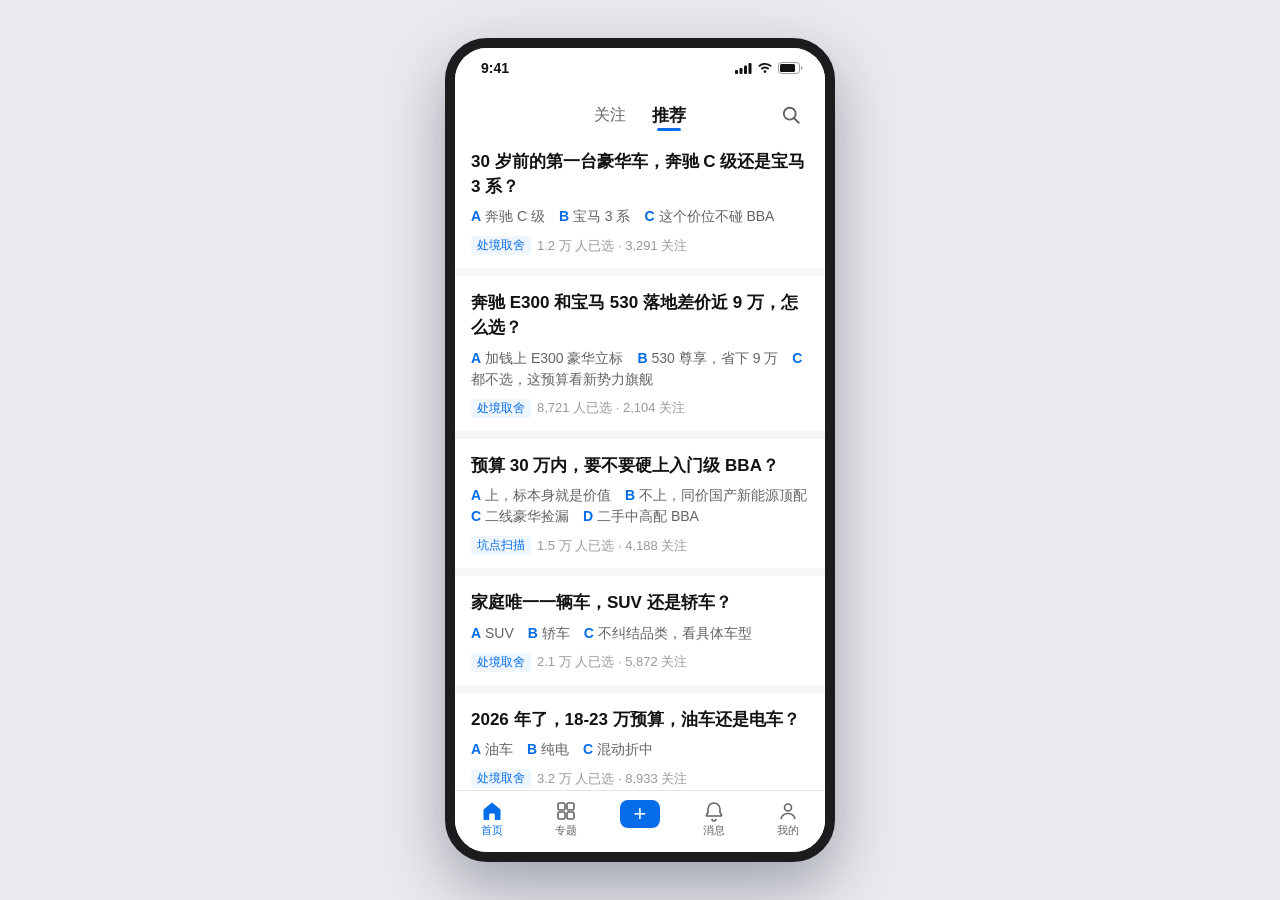
<file: v2/mvp/index.html>
<!DOCTYPE html>
<html lang="zh-CN">
<head>
<meta charset="utf-8">
<meta name="viewport" content="width=device-width, initial-scale=1, viewport-fit=cover">
<title>买车决策 · 知识选择题 MVP</title>
<link rel="stylesheet" href="assets/app.css">
</head>
<body>

<div class="phone">
  <div class="statusbar">
    <span>9:41</span>
    <span class="icons">
      <svg width="17" height="11" viewBox="0 0 17 11" fill="currentColor"><rect x="0" y="7" width="3" height="4" rx="1"/><rect x="4.5" y="5" width="3" height="6" rx="1"/><rect x="9" y="2.5" width="3" height="8.5" rx="1"/><rect x="13.5" y="0" width="3" height="11" rx="1"/></svg>
      <svg width="16" height="11" viewBox="0 0 16 11" fill="currentColor"><path d="M8 9.2a1.4 1.4 0 1 0 0 2.8 1.4 1.4 0 0 0 0-2.8zM8 5.6c-1.7 0-3.2.7-4.3 1.8l1.3 1.3A4.4 4.4 0 0 1 8 7.4c1.2 0 2.2.5 3 1.3l1.3-1.3A6 6 0 0 0 8 5.6zM8 2C5.4 2 3 3 1.2 4.8l1.3 1.3A7.9 7.9 0 0 1 8 3.8c2.1 0 4 .9 5.5 2.3l1.3-1.3A9.5 9.5 0 0 0 8 2z" transform="translate(0 -2)"/></svg>
      <svg width="25" height="12" viewBox="0 0 25 12"><rect x="0.5" y="0.5" width="21" height="11" rx="3" fill="none" stroke="currentColor" opacity=".4"/><rect x="2" y="2" width="15" height="8" rx="1.5" fill="currentColor"/><path d="M23 4v4c1-.2 1.6-1 1.6-2S24 4.2 23 4z" fill="currentColor" opacity=".4"/></svg>
    </span>
  </div>

  <div class="screen" id="screen">

    <!-- ============ FEED ============ -->
    <div class="view active" id="view-feed">
      <div class="feed-head">
        <div class="tabs tabs-main">
          <button class="tab" id="tab-follow">关注</button>
          <button class="tab on" id="tab-rec">推荐</button>
          <button class="search-ico" data-toast="演示版未开放搜索" aria-label="搜索">
            <svg width="18" height="18" viewBox="0 0 14 14" fill="none" stroke="currentColor" stroke-width="1.5"><circle cx="6" cy="6" r="4.6"/><path d="M9.5 9.5 13 13" stroke-linecap="round"/></svg>
          </button>
        </div>
      </div>
      <div class="feed-list" id="feed-list"></div>
      <div class="feed-foot">
        knowledge-choice-feed MVP 演示 · 参与人数与选择分布均为演示数据<br>
        <a href="swipe.html">试试上下滑版 →</a>
      </div>
    </div>

    <!-- ============ DETAIL ============ -->
    <div class="view" id="view-detail"></div>

    <!-- ============ PROFILE ============ -->
    <div class="view" id="view-profile"></div>

    <!-- ============ TOPICS ============ -->
    <div class="view" id="view-topics"></div>

  </div>

  <div class="tabbar" id="tabbar">
    <button class="on" id="tab-home">
      <svg width="22" height="22" viewBox="0 0 22 22" fill="currentColor"><path d="M11 2.5 2.8 9.3a1 1 0 0 0-.3.7V19a1 1 0 0 0 1 1h4.7v-5.6a1 1 0 0 1 1-1h3.6a1 1 0 0 1 1 1V20h4.7a1 1 0 0 0 1-1v-9a1 1 0 0 0-.3-.7L11 2.5z"/></svg>
      首页
    </button>
    <button id="tab-topics">
      <svg width="22" height="22" viewBox="0 0 22 22" fill="none" stroke="currentColor" stroke-width="1.6"><rect x="3" y="3" width="7" height="7" rx="1.5"/><rect x="12" y="3" width="7" height="7" rx="1.5"/><rect x="3" y="12" width="7" height="7" rx="1.5"/><rect x="12" y="12" width="7" height="7" rx="1.5"/></svg>
      专题
    </button>
    <button data-toast="演示版仅开放首页"><span class="plus">+</span></button>
    <button data-toast="演示版仅开放首页">
      <svg width="22" height="22" viewBox="0 0 22 22" fill="none" stroke="currentColor" stroke-width="1.6"><path d="M11 3a6 6 0 0 0-6 6v3.5L3.5 15v1h15v-1L17 12.5V9a6 6 0 0 0-6-6z" stroke-linejoin="round"/><path d="M9 19a2 2 0 0 0 4 0"/></svg>
      消息
    </button>
    <button id="tab-me">
      <svg width="22" height="22" viewBox="0 0 22 22" fill="none" stroke="currentColor" stroke-width="1.6"><circle cx="11" cy="7.5" r="3.5"/><path d="M4 19c.8-3.6 3.7-5.5 7-5.5s6.2 1.9 7 5.5"/></svg>
      我的
    </button>
  </div>

  <div class="toast" id="toast"></div>
</div>

<script id="cards-data" type="application/json">{"category":"买车决策","cards":[{"id":"q001","domain":"买车决策","type":"处境取舍","title":"30 岁前的第一台豪华车，奔驰 C 级还是宝马 3 系？","options":[{"key":"A","text":"奔驰 C 级","reason":"同级里奔驰的品牌感知最被大众认可，「宝马只能下山，奔驰能上树」；C260 用上后驱平台铝合金双叉臂，滤震表现其实被网络舆论严重低估。","blindspot":"1.5T 轻混的动力口碑争议和后期养护成本；以及你买的豪华感知里，有多少是给别人看的。","pct":34,"tiers":{"normal":40,"high":30,"super":24}},{"key":"B","text":"宝马 3 系","reason":"操控和转向精准度同级最好，还有高功率 2.0T 可选，是这个价位少有的「驾驶者之车」。","blindspot":"N20/B48 发动机漏油渗漏是通病，6-8 万公里后维护成本上升；操控的价值取决于路况——市区通勤根本用不出来。","pct":41,"tiers":{"normal":42,"high":41,"super":37}},{"key":"C","text":"这个价位不碰 BBA","reason":"30 万内的 BBA 意味着小排量加减配，同价位国产新能源配置碾压，省下的差价是普通人一年的薪水。","blindspot":"品牌带来的社交价值和保值率是真实存在的变量，它不刚性，但不为零。","pct":25,"tiers":{"normal":18,"high":29,"super":39}}],"stats":{"chosen":12384,"follow":3291},"dims":["调校哲学","为谁付费","品牌溢价"]},{"id":"q002","domain":"买车决策","type":"处境取舍","title":"奔驰 E300 和宝马 530 落地差价近 9 万，怎么选？","options":[{"key":"A","text":"加钱上 E300 豪华立标","reason":"商务接待气场拉满；新款 E300 的油门、转向、刹车相比老奔驰彻底改了，驾驶层面的短板补上了。","blindspot":"落地 46.5 对 37.5，差价 24%——按老司机的算法，这个差价已经不是「看喜欢」，是「看钱包」；轻混松油门的拖拽感依然明显。","pct":31,"tiers":{"normal":36,"high":28,"super":22}},{"key":"B","text":"530 尊享，省下 9 万","reason":"动力总成成熟，落地价打到 37.5 万；9 万差价够覆盖五年油费加保险。","blindspot":"在特定商务场景里，立标奔驰的气场是生产资料不是消费品——省下的钱可能在谈判桌上还回去。","pct":47,"tiers":{"normal":46,"high":49,"super":45}},{"key":"C","text":"都不选，这预算看新势力旗舰","reason":"40 万级新势力在智能化、舒适性配置上对 56E 是降维打击，冰箱彩电空悬激光雷达全都有。","blindspot":"商务场合的品牌认知度、油车长途的确定性、保值率，这三样新势力都还没证明自己。","pct":22,"tiers":{"normal":18,"high":23,"super":33}}],"stats":{"chosen":8721,"follow":2104},"dims":["差价占比","商务场景","品牌信仰"]},{"id":"q003","domain":"买车决策","type":"坑点扫描","title":"预算 30 万内，要不要硬上入门级 BBA？","options":[{"key":"A","text":"上，标本身就是价值","reason":"把 GLS 的标换成北汽，打骨折都没人买——品牌价值是真实的产品力，不是玄学；面子在很多行业就是功能。","blindspot":"入门级拿到的品牌价值是稀释过的：懂行的人一眼认得出 1.3T 和三缸，「标」在最需要它的人群面前反而失效。","pct":17,"tiers":{"normal":24,"high":13,"super":9}},{"key":"B","text":"不上，同价国产新能源顶配","reason":"30 万的 BBA 有空间小、排量小、内饰减配的器质性缺陷，被叫「50 分的车」；同价国产新能源的体验是另一个时代的。","blindspot":"新能源三年后的保值率和品牌沉淀依然是未知数；「配置碾压」里有多少是你真的会用的？","pct":43,"tiers":{"normal":40,"high":46,"super":45}},{"key":"C","text":"二线豪华捡漏","reason":"凯迪拉克 CT5、沃尔沃 S60 终端价比同级 BBA 便宜 6-7 万，产品力却在同一水平线——差价是一台车首付。","blindspot":"二线豪华的保值率更差，「捡漏价」在你卖车时会以同样的方式还给市场。","pct":22,"tiers":{"normal":20,"high":24,"super":21}},{"key":"D","text":"二手中高配 BBA","reason":"25 万能拿下 21 款 530 尊享——用入门级的钱买中高级的车，品牌和产品力都不妥协。","blindspot":"豪华车的养护成本不打折：全险贵 30%、必须 95 号油、过保后随便修一次大几千。","pct":18,"tiers":{"normal":16,"high":17,"super":25}}],"stats":{"chosen":15207,"follow":4188},"dims":["收入结构","面子是否生产资料","品牌稀释"]},{"id":"q004","domain":"买车决策","type":"处境取舍","title":"家庭唯一一辆车，SUV 还是轿车？","options":[{"key":"A","text":"SUV","reason":"带娃家庭的真实差距：抱娃上下车直立轻松、儿童座椅好装、后备箱能吞下推车和露营装备、烂路不磕底盘。","blindspot":"「空间大」是个错觉——SUV 大的是头部和载物的垂直空间，腿部空间反而常比同级轿车小；车身晃动大，晕车的家人每次都遭罪。","pct":48,"tiers":{"normal":54,"high":44,"super":38}},{"key":"B","text":"轿车","reason":"重心低高速稳不发飘、操控顺滑、风阻小油耗低，长途乘坐舒适度和驾驶质感全面占优。","blindspot":"二胎、露营、春节满载回老家——这些场景一年可能只有几次，但每一次都是硬需求，轿车在那几天会让你后悔。","pct":33,"tiers":{"normal":28,"high":37,"super":41}},{"key":"C","text":"不纠结品类，看具体车型","reason":"20 万级家用取向的 SUV 和轿车，性能差距远小于想象，日常根本触不到极限——剩下的是坐姿和外观偏好。","blindspot":"「都行」往往意味着你还没把自己的高频场景想清楚，这不是答案，是推迟回答。","pct":19,"tiers":{"normal":18,"high":19,"super":21}}],"stats":{"chosen":21456,"follow":5872},"dims":["垂直空间","高频通勤","低频硬需求"]},{"id":"q005","domain":"买车决策","type":"处境取舍","title":"2026 年了，18-23 万预算，油车还是电车？","options":[{"key":"A","text":"油车","reason":"东北冬天、没有家充桩、打算一台车开 10-15 年——三个条件占两个，靠谱油车依然是更稳的答案；而且车轻底盘好调，操控是物理规律的馈赠。","blindspot":"推荐油车的热门回答里，不少是品牌软文，看起来最「稳妥」的建议也可能是投放。","pct":27,"tiers":{"normal":31,"high":25,"super":19}},{"key":"B","text":"纯电","reason":"同价位电车的舒适性、智能化对油车是「全方位无死角」的碾压，使用成本只有油车的六分之一。","blindspot":"车重是被普遍忽略的变量：电池让车重增加，底盘要么颠要么晃——同价位电车的机械素质天花板更低，这是物理不是立场。","pct":45,"tiers":{"normal":42,"high":47,"super":51}},{"key":"C","text":"混动折中","reason":"可油可电，没桩不焦虑，有桩当电车开——过渡期最不会错的答案。","blindspot":"「不会错」的代价是两套系统的成本和重量都在你车上；折中方案往往两头的优点都打折。","pct":28,"tiers":{"normal":27,"high":28,"super":30}}],"stats":{"chosen":31892,"follow":8933},"dims":["充电条件","冬季气温","持有年限","软文识别"]},{"id":"q006","domain":"买车决策","type":"处境取舍","title":"人生第一辆车，新车还是二手练手？","options":[{"key":"A","text":"新车","reason":"「第一次买车一定要买新车，因为人性」——二手车出毛病你会怪自己没买新车，新车出毛病你会自适应；何况新手根本挑不出好二手。","blindspot":"新手期的剐蹭都刻在最贵的折旧上；你为「省心」付的溢价，其实是给自己判断力交的保险费。","pct":42,"tiers":{"normal":48,"high":38,"super":31}},{"key":"B","text":"二手油车练手","reason":"两万块的十年老丰田开两年还能卖一万——用一万块的成本练完技术，赶上置换补贴再换新，纠错成本最低。","blindspot":"「水深」是真的：事故车泡水车的鉴别能力普通人没有，省的钱可能一次大修就还回去；练手车的糟糕体验也可能让你误判自己不喜欢开车。","pct":37,"tiers":{"normal":32,"high":41,"super":46}},{"key":"C","text":"二手豪华/顶配捡漏","reason":"3 年车龄的顶配 MINI 比新车便宜十几万还省购置税——让第一任车主替你付掉最陡的折旧。","blindspot":"豪华车过保即刺客：保险贵 30%、配件零整比高，「捡漏价」后面挂着一张没人给你看的养护账单。","pct":21,"tiers":{"normal":20,"high":21,"super":23}}],"stats":{"chosen":18042,"follow":4521},"dims":["纠错成本","折旧曲线","省心溢价"]},{"id":"q007","domain":"买车决策","type":"处境取舍","title":"15 万级家用车，国产新能源还是合资油车？","options":[{"key":"A","text":"国产新能源","reason":"三电技术世界一流、智能化「甩合资几条街」，15 万的配置能打 30 万的合资——这是连商用车工程师都承认的事实。","blindspot":"长期可靠性和品牌存活率还没经过完整周期检验；你买的不只是车，还有这家公司五年后还在不在的概率。","pct":52,"tiers":{"normal":50,"high":54,"super":55}},{"key":"B","text":"合资油车","reason":"省心是被验证过的：三大件成熟、10 万级代步「颗粒捕捉器、内饰差」这些缺点不影响本质，省油省事过日子。","blindspot":"销量榜已经说明趋势：合资在靠打骨折硬撑——今天的「稳妥」可能是五年后的「诺基亚」。","pct":26,"tiers":{"normal":30,"high":24,"super":18}},{"key":"C","text":"合资新能源","reason":"铂智 7 这批车「中国定义、中国研发」，定价务实到 15.68 万起——合资的品控加新能源的体验，反转正在发生。","blindspot":"合资电车的智能化供应链依然慢半拍；「觉醒」是刚开始的故事，不是已完成的事实。","pct":22,"tiers":{"normal":20,"high":22,"super":27}}],"stats":{"chosen":14336,"follow":3705},"dims":["电动化进度","长期可靠性","品牌存活率"]},{"id":"q008","domain":"买车决策","type":"坑点扫描","title":"30 万落地想「一步到位」，最该警惕的是什么？","options":[{"key":"A","text":"「全能胜出」式横评软文","reason":"30 万是软文最密集的价位段：结构雷同的「5 款横评+单一车型全能胜出」批量生产，随手翻 10 篇攻略，6 篇是这个模板。","blindspot":"警惕软文不等于反着买——被投放的车不一定是差车，只是这篇内容不构成证据。","pct":38,"tiers":{"normal":30,"high":43,"super":52}},{"key":"B","text":"豪华品牌光环","reason":"30 万级的豪华纯电是「油改电+减配」重灾区，品牌溢价挤占的全是配置预算。","blindspot":"一刀切排除豪华品牌，会错过真在认真转型的车型——光环该打折，不该清零。","pct":24,"tiers":{"normal":26,"high":23,"super":19}},{"key":"C","text":"顶配冲动","reason":"47% 的车主后悔选错配置、年均多花 2800——「一步到位」的心态让人为一年用不上三次的功能付整车溢价。","blindspot":"有些配置确实不可后装（激光雷达、空悬）——砍配置砍错了，后悔同样是 47% 的一员。","pct":23,"tiers":{"normal":26,"high":21,"super":17}},{"key":"D","text":"「一步到位」这个念头本身","reason":"车市一年一迭代、家庭需求五年一变——「开十年不换」的承诺大多兑现不了，一步到位是幻觉。","blindspot":"对确实低频换车的家庭，追求耐用和冗余是理性——别把「反执念」变成新执念。","pct":15,"tiers":{"normal":18,"high":13,"super":12}}],"stats":{"chosen":9873,"follow":2966},"dims":["软文密度","信息可信度","需求迭代"]},{"id":"q009","domain":"买车决策","type":"处境取舍","title":"没有固定车位，家里第一辆车选混动还是纯电？","options":[{"key":"A","text":"混动/增程","reason":"可油可电没有里程焦虑，没桩就当省油的油车开——直觉上是无桩家庭的标准答案。","blindspot":"反直觉的坑：混动纯电续航短（实际一百多公里），你既然买了它就会想用电——结果是比纯电车主更频繁地找桩，「我朋友的混动每天都在充电」。","pct":40,"tiers":{"normal":47,"high":36,"super":28}},{"key":"B","text":"纯电","reason":"600km+ 续航把充电频次压到一周一次，快充十几分钟——没桩的人反而更该买续航长的纯电，把「补能」变成低频事件。","blindspot":"冬季续航打折、节假日高速排队、小区永远装不上桩的风险——低频事件撞上极端场景时最疼。","pct":38,"tiers":{"normal":32,"high":42,"super":51}},{"key":"C","text":"干脆纯油","reason":"无桩家庭最后的省心选项，加油五分钟，全国无死角。","blindspot":"混动当纯油开油耗也只有一半——2026 年选纯油的理由，只剩下更低的购置价。","pct":22,"tiers":{"normal":21,"high":22,"super":21}}],"stats":{"chosen":16754,"follow":5012},"dims":["充电便利度","年里程","补能频次"]},{"id":"q010","domain":"买车决策","type":"坑点扫描","title":"车贷利率降到 2.49%，全款还是贷款？","options":[{"key":"A","text":"全款，落袋为安","reason":"全款几乎没有套路，一个公式走天下：裸车价+购置税+保险+上牌，其他费用一概不出。","blindspot":"有返点的年代，贷款方案算完总账可能比全款便宜 1-3 万——拒绝贷款有时是在拒绝折扣。","pct":36,"tiers":{"normal":41,"high":33,"super":27}},{"key":"B","text":"贷款，把杠杆用起来","reason":"4S 店贷款有返点愿意让利，算上所有利息费用可能仍比全款便宜；通胀之下，未来的钱更毛。","blindspot":"「0 利息」不等于 0 成本：金融服务费 3000-5000、GPS 费 1500、强制全险、要不回来的续保押金——利息省的钱在费用表里等你。","pct":28,"tiers":{"normal":25,"high":30,"super":34}},{"key":"C","text":"先谈费用清单，再决定","reason":"利率是诱饵，费用表才是题眼——同样 2.49%，谈掉金融服务费和强制装潢的人和没谈的人，差出一万多。","blindspot":"费用能谈的前提是你愿意走出这家店——没有备选方案的谈判不叫谈判。","pct":36,"tiers":{"normal":34,"high":37,"super":39}}],"stats":{"chosen":11208,"follow":2871},"dims":["隐性费用","返点让利","资金成本"]},{"id":"q011","domain":"买车决策","type":"概念辨析","title":"2026 年了，还值得为沃尔沃的「安全人设」买单吗？","options":[{"key":"A","text":"值得，底蕴不是营销","reason":"1600MPa 硼钢、50 次 IIHS 顶级安全评级、笼式车身是它 1944 年首创——沃尔沃的安全哲学是「超越应试」，为标准没测到的场景做设计。","blindspot":"为「哲学」付的溢价很难被验证：你大概率一辈子用不上那次碰撞，却每天都在付品牌溢价。","pct":33,"tiers":{"normal":38,"high":30,"super":25}},{"key":"B","text":"不值，安全已被追平","reason":"「沃尔沃安全的新闻变少了」，因为它不再不可替代：头部车企被动安全趋同，凯迪拉克「相当接近」，新势力用料更狠。","blindspot":"追平的是硬件参数，追不平的是几十年真实事故数据喂出来的工程细节——纸面趋同不等于实战趋同。","pct":36,"tiers":{"normal":32,"high":39,"super":43}},{"key":"C","text":"看车型不看品牌","reason":"安全是具体车身结构+主动安全系统的组合，同一品牌不同平台差距不小——认车不认标才是安全观的成年礼。","blindspot":"普通消费者没有能力逐车型验证结构用料——「看车型」说起来专业，执行起来最后还是回到看品牌。","pct":31,"tiers":{"normal":30,"high":31,"super":32}}],"stats":{"chosen":7692,"follow":2255},"dims":["安全趋同","稀缺性定价","口碑滞后"]},{"id":"q012","domain":"买车决策","type":"坑点扫描","title":"加 2 万上高配，最该先砍哪类配置？","options":[{"key":"A","text":"座椅按摩","reason":"卖车老炮和多车车主的罕见共识：「座椅按摩是真的没用，毫无意义」——使用率不到 10% 的典型。","blindspot":"长途重度用户（每周高速 4 小时以上）是唯一的例外人群——共识对人群平均成立，对你不一定。","pct":33,"tiers":{"normal":30,"high":35,"super":38}},{"key":"B","text":"电子后视镜","reason":"初体验惊艳，然后是延迟、视觉习惯重建、坏了巨贵——「看着高级」是它唯一稳定兑现的功能。","blindspot":"雨雾雪等极端天气下它确实清晰——住在多雨城市的人砍它之前该再想一次。","pct":18,"tiers":{"normal":19,"high":18,"super":16}},{"key":"C","text":"自动启停","reason":"「嫌弃人数最多的配置」：默认开启、上车先关，省的油不够换电瓶——用户用脚投票最狠的一项。","blindspot":"它通常不是选装项而是标配捆绑——你嫌弃它也砍不掉它，把火力浪费在不可选的配置上是无效决策。","pct":30,"tiers":{"normal":34,"high":28,"super":22}},{"key":"D","text":"高阶智驾包","reason":"迭代最快的配置：今年的旗舰硬件明年就是旧款，软件还要订阅——买断制大概率买在高点。","blindspot":"激光雷达等硬件不可后装——智驾是唯一「今天鸡肋、明天可能真香」的选项，砍它砍的是期权。","pct":19,"tiers":{"normal":17,"high":19,"super":24}}],"stats":{"chosen":13567,"follow":3402},"dims":["使用频率","可否后装","不可替代性"]},{"id":"q013","domain":"买车决策","type":"处境取舍","title":"刚工作的年轻人，第一辆车的最优解是什么？","options":[{"key":"A","text":"咬牙上喜欢的车","reason":"千金难买心头好；按「38% 黄金分割线」（落地价 ≤ 1.3 倍家庭年可支配收入）量力而行，喜欢就不算冲动。","blindspot":"「喜欢」在你汽车认知升级后大概率会变——最高赞答主的原话：补课到一定程度，你最初那套选车标准会被自己推翻。","pct":22,"tiers":{"normal":27,"high":19,"super":14}},{"key":"B","text":"二手练手车","reason":"两万块老丰田开两年再卖，纠错成本压到最低——把「学会自己要什么」这门课的学费打到一折。","blindspot":"通勤刚需的人没有「练手期」的从容；二手车的挑选本身就需要你还没有的判断力。","pct":30,"tiers":{"normal":26,"high":33,"super":37}},{"key":"C","text":"10 万内新车","reason":"「现实中能全款买 10 万的车，已经超过很多人」——质保完整、账目干净，不背车贷不焦虑。","blindspot":"10 万内选择快速内卷，一年后同价位产品力可能明显更强——买早的折旧比二手车还狠。","pct":29,"tiers":{"normal":30,"high":29,"super":26}},{"key":"D","text":"先不买","reason":"大城市通勤买车往往更慢更贵，周末租车+打车的成本远低于养车——没有场景，车是负债不是资产。","blindspot":"「等需要再买」低估了车带来的活动半径扩张——有些需求是车创造的，不是车满足的。","pct":19,"tiers":{"normal":17,"high":19,"super":23}}],"stats":{"chosen":24310,"follow":7108},"dims":["认知学费","用车场景","现金流压力"]},{"id":"q014","domain":"买车决策","type":"坑点扫描","title":"二手电车比同价油车高一档配置，碰不碰？","options":[{"key":"A","text":"碰，折旧就是我的折扣","reason":"电车折旧快意味着接盘方性价比高，电池健康度（SOH）如今可以第三方检测，信息差在缩小。","blindspot":"SOH 是快照不是曲线：它告诉你电池现在还剩多少，不告诉你接下来衰减多快——而后者才决定你的用车成本。","pct":24,"tiers":{"normal":22,"high":25,"super":29}},{"key":"B","text":"绝不碰","reason":"「油车二手水很深，电车的二手水更深」——老司机的态度斩钉截铁：除非你是吃这口饭的内行，否则别碰。","blindspot":"一刀切放弃的是真实存在的错价机会；「水深」描述的是信息不对称，不是价值不存在。","pct":45,"tiers":{"normal":51,"high":41,"super":33}},{"key":"C","text":"只走官方认证/内行渠道","reason":"车况透明+电池质保可延续，才值得为二手电车的性价比冒险——渠道即护城河。","blindspot":"官方认证的溢价会吃掉相当一部分「性价比」，你买到的是打过折的折扣。","pct":31,"tiers":{"normal":27,"high":34,"super":38}}],"stats":{"chosen":8455,"follow":2019},"dims":["电池衰减曲线","信息不对称","渠道保障"]},{"id":"q015","domain":"买车决策","type":"处境取舍","title":"20-30 万预算，二手 BBA 还是新车国产？","options":[{"key":"A","text":"二手 BBA","reason":"25 万级拿下 21 款 530 尊享——机械素质、品牌背书、驾驶质感都是完整体，让上一任车主承担最陡的折旧。","blindspot":"隐藏账单全在后面：必须 95 号油、全险贵 30%、空悬单根 1 万+、48V 轻混模块维修 5000-20000——便宜的是入场券，不是会员费。","pct":29,"tiers":{"normal":33,"high":27,"super":21}},{"key":"B","text":"新车国产旗舰","reason":"同预算下配置、智能化、舒适性全面碾压，质保完整、没有前任留下的暗雷。","blindspot":"三年后的保值率是国产新能源最大的未知数——你省下的养护费，可能在残值上还回去。","pct":48,"tiers":{"normal":46,"high":50,"super":51}},{"key":"C","text":"二手非豪华合资","reason":"RAV4 这类车保值到「二手商两天赚 8 千」，可靠性和流通性双高，折旧曲线最平缓。","blindspot":"保值率高意味着你作为买方占不到便宜——「最稳」的选项通常也是错价最少的选项。","pct":23,"tiers":{"normal":21,"high":23,"super":28}}],"stats":{"chosen":10281,"follow":2643},"dims":["隐藏账单","保值率","养护成本"]},{"id":"q016","domain":"买车决策","type":"概念辨析","title":"「开宝马坐奔驰」这句话，2026 年还成立吗？","options":[{"key":"A","text":"成立，哲学没变","reason":"拆车实测：同一家供应商的同规格减震器，奔驰的原厂参数调软优先滤震，宝马调硬保留路感——硬件趋同，取舍排序没变。","blindspot":"「哲学不变」不等于「体验差距不变」——趋同的硬件让两家的差距缩到普通人盲测未必分得出。","pct":38,"tiers":{"normal":42,"high":36,"super":31}},{"key":"B","text":"过时了，产品在趋同","reason":"新 E300 的油门转向刹车「彻彻底底改了」，宝马的舒适性配置也在堆——两家都在往中间走。","blindspot":"趋同的是单一车型的调校，不是品牌的默认倾向——你在两家 4S 店试驾的第一分钟依然能感觉到谁是谁。","pct":33,"tiers":{"normal":30,"high":35,"super":38}},{"key":"C","text":"只在油车上成立","reason":"电动化把底盘逻辑重写了：新势力用空悬+CDC 直接「买」舒适，电机让操控民主化——油车时代的品牌标签在电车上失效。","blindspot":"底盘调校的 know-how 不会因为动力形式改变而清零——电车时代的第一批「开起来高级」的车，依然出自老牌车企的底盘团队。","pct":29,"tiers":{"normal":28,"high":29,"super":31}}],"stats":{"chosen":9146,"follow":2380},"dims":["取舍排序","硬件趋同","品牌性格"]},{"id":"q017","domain":"买车决策","type":"处境取舍","title":"40 万级豪华中型 SUV：GLC、X3 还是 Q5L？","options":[{"key":"A","text":"奔驰 GLC","reason":"内饰豪华氛围断层领先，品牌认可度最高，新款转向轻松、城市开着最省心。","blindspot":"车重比对手多两三百公斤：过弯载荷转移明显、更容易响胎——豪华感的物理代价由操控买单。","pct":39,"tiers":{"normal":45,"high":35,"super":29}},{"key":"B","text":"宝马 X3","reason":"底盘和车身控制同级最好，是三台里唯一「开起来不像 SUV」的——三台都开过的车主横评里的操控赢家。","blindspot":"素皮内饰和最弱的豪华氛围——你为底盘付的钱，坐在后排的家人一分钱都感知不到。","pct":34,"tiers":{"normal":30,"high":37,"super":42}},{"key":"C","text":"奥迪 Q5L","reason":"终端优惠最狠、性价比之选，新款内饰质感翻身，把上一代的廉价感短板补掉了。","blindspot":"品牌溢价和保值率在三家里垫底——买的时候占的便宜，卖的时候要还一部分。","pct":27,"tiers":{"normal":25,"high":28,"super":29}}],"stats":{"chosen":13890,"follow":3577},"dims":["氛围","底盘","价格","维度排序"]},{"id":"q018","domain":"买车决策","type":"概念辨析","title":"判断一辆车安不安全，最先看什么？","options":[{"key":"A","text":"碰撞测试成绩","reason":"IIHS、E-NCAP、中保研——标准化测试是唯一可横向对比的公开数据，及格线以下一票否决。","blindspot":"应试化是公开的秘密：针对测试工况优化的车，在测试没覆盖的碰撞角度上可能判若两车。","pct":30,"tiers":{"normal":35,"high":27,"super":22}},{"key":"B","text":"车身结构与用料","reason":"热成型钢比例、A/B 柱强度（沃尔沃用 1600MPa 硼钢，每平方厘米扛 15 吨）是安全的底子——结构是唯一不能事后弥补的。","blindspot":"普通消费者无从验证钢材数据，宣传口径和实车用料之间隔着一层你看不到的窗户纸。","pct":34,"tiers":{"normal":30,"high":37,"super":41}},{"key":"C","text":"主动安全配置","reason":"不撞上才是最好的安全：AEB 在真实场景里比车主更早预判风险——「它比我更谨慎，这车买的值」。","blindspot":"各家 AEB 实测差距巨大，配置表上的同名功能不是同一个东西；过度信任主动安全本身就是风险。","pct":24,"tiers":{"normal":22,"high":26,"super":27}},{"key":"D","text":"品牌安全口碑","reason":"几十年真实事故数据喂出来的工程积累，是参数表以外的护城河。","blindspot":"口碑滞后于产品——今天的口碑是十年前的车挣的，你买的是今天的车。","pct":12,"tiers":{"normal":13,"high":10,"super":10}}],"stats":{"chosen":11734,"follow":3820},"dims":["车身结构","主动安全","应试化"]},{"id":"q019","domain":"买车决策","type":"预测判断","title":"现在买车，值得为高阶智驾多花 2-3 万吗？","options":[{"key":"A","text":"值得，很快就是刚需","reason":"36 个传感器、120 米外识别横倒轮胎的激光雷达——高速夜间场景的安全冗余，出一次事就值回全部差价。","blindspot":"「刚需」的时间表被厂商话术系统性提前了；你为「很快」付的钱，享受到的可能是「三年后」的功能。","pct":27,"tiers":{"normal":29,"high":26,"super":24}},{"key":"B","text":"不值，迭代太快","reason":"今年的旗舰硬件明年就是旧款，软件走向订阅制——智驾是唯一「越等越便宜、越等越好」确定成立的配置。","blindspot":"等待策略的盲区：你等的三年里每一次高速长途，都在用自己的注意力支付本可以省下的疲劳。","pct":41,"tiers":{"normal":45,"high":39,"super":33}},{"key":"C","text":"只为硬件预埋买单","reason":"激光雷达等硬件不可后装、软件可以等降价——买硬件是买期权，买软件包是买在高点。","blindspot":"硬件预埋赌的是这家车企三年后还在维护这套硬件栈——预埋变「绝版」的先例已经不少。","pct":32,"tiers":{"normal":26,"high":35,"super":43}}],"stats":{"chosen":10493,"follow":3164},"dims":["高速长途占比","迭代速度","硬件预埋"]},{"id":"q020","domain":"买车决策","type":"立场地图","title":"思想实验：如果油和电都免费，你会开油车还是电车？","options":[{"key":"A","text":"油车","reason":"「如果车也不要钱，那我选油车，毕竟库里南还是香的」——机械质感、声浪、加油五分钟的自由，这些从来不是成本问题。","blindspot":"你怀念的可能不是油车，是油车时代的旗舰——同价位对比里，这份机械浪漫大多数人其实买不到。","pct":35,"tiers":{"normal":38,"high":33,"super":30}},{"key":"B","text":"电车","reason":"「同价位电车的舒适性远远大于油车，全方位无死角」——空调自由、性能过剩、静谧平顺，体验回不去了。","blindspot":"免费假设抹掉的恰恰是电车最大的真实优势（使用成本）——如果连成本都不算了你还选电车，说明你买的是体验，那就别再用「省钱」说服家人。","pct":44,"tiers":{"normal":41,"high":46,"super":49}},{"key":"C","text":"选择不变——我本来就没在算能源账","reason":"油电成本从来不是大多数人的真实决策变量，是用来说服自己和家人的修辞——这个思想实验只是让它现形。","blindspot":"对年里程 3 万公里以上的网约车司机和通勤重度用户，能源账是真金白银——「成本是修辞」是有边界的结论。","pct":21,"tiers":{"normal":21,"high":21,"super":21}}],"stats":{"chosen":19325,"follow":4466},"dims":["体验","身份认同","成本修辞"]}]}</script>
<script src="data/social.js"></script>
<script src="data/topics.js"></script>
<script src="assets/app.js"></script>
</body>
</html>
</file>
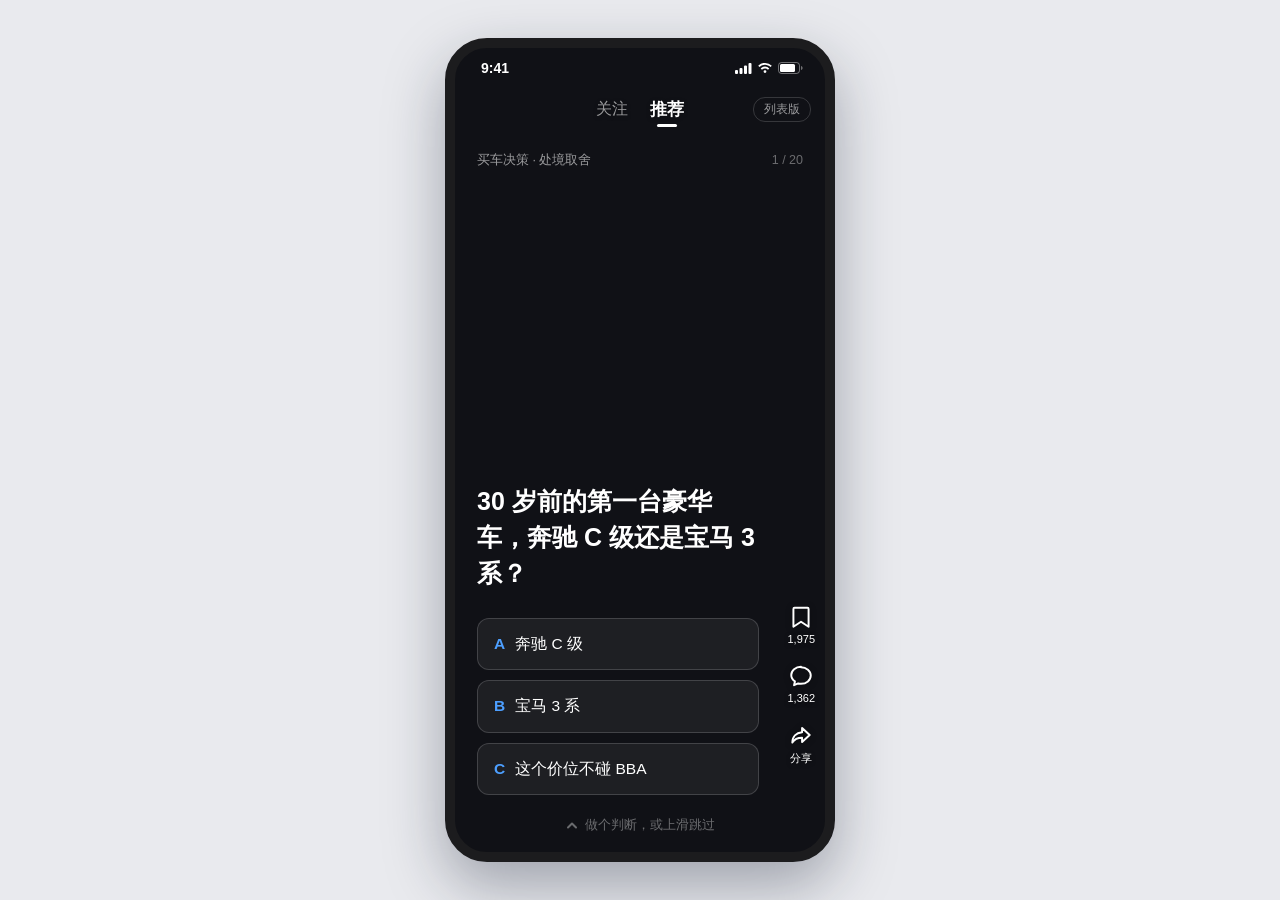
<file: mvp/swipe.html>
<!DOCTYPE html>
<html lang="zh-CN">
<head>
<meta charset="utf-8">
<meta name="viewport" content="width=device-width, initial-scale=1, viewport-fit=cover">
<title>买车决策 · 上下滑版 MVP</title>
<style>
:root {
  --bg: #101116;
  --bg-2: #17181f;
  --fg: #ffffff;
  --fg-2: rgba(255, 255, 255, .58);
  --fg-3: rgba(255, 255, 255, .38);
  --blue: #4D9FFF;
  --blue-dim: rgba(77, 159, 255, .14);
  --stroke: rgba(255, 255, 255, .16);
  --bar-track: rgba(255, 255, 255, .1);
  --bar-other: rgba(255, 255, 255, .28);
  --font: -apple-system, BlinkMacSystemFont, "PingFang SC", "Helvetica Neue", "Microsoft YaHei", sans-serif;
}
* { margin: 0; padding: 0; box-sizing: border-box; -webkit-tap-highlight-color: transparent; }
html, body { height: 100%; }
body {
  font-family: var(--font);
  background: #E9EAEE;
  color: var(--fg);
  display: flex;
  align-items: center;
  justify-content: center;
  min-height: 100vh;
}

/* ---------- phone shell ---------- */
.phone {
  width: 100%;
  height: 100vh;
  background: var(--bg);
  position: relative;
  overflow: hidden;
  display: flex;
  flex-direction: column;
}
@media (min-width: 560px) {
  body { padding: 24px 0; }
  .phone {
    width: 390px;
    height: min(824px, calc(100vh - 48px));
    border-radius: 42px;
    border: 10px solid #1c1c1e;
    box-shadow: 0 24px 60px rgba(20, 30, 50, .35);
  }
}
.statusbar {
  flex: none;
  height: 40px;
  display: flex;
  align-items: center;
  justify-content: space-between;
  padding: 0 22px 0 26px;
  font-size: 14px;
  font-weight: 600;
  color: var(--fg);
  position: relative;
  z-index: 10;
}
.statusbar .icons { display: flex; gap: 5px; align-items: center; }
.statusbar svg { display: block; }

/* top overlay tabs */
.topbar {
  position: absolute;
  top: 44px;
  left: 0; right: 0;
  z-index: 9;
  display: flex;
  align-items: center;
  justify-content: center;
  gap: 22px;
  padding: 6px 16px;
  pointer-events: none;
}
.topbar .t {
  pointer-events: auto;
  border: none; background: none;
  font-family: inherit;
  font-size: 16px;
  color: var(--fg-2);
  text-shadow: 0 1px 4px rgba(0,0,0,.4);
}
.topbar .t.on {
  color: var(--fg);
  font-weight: 700;
  font-size: 17px;
  position: relative;
}
.topbar .t.on::after {
  content: "";
  position: absolute;
  left: 50%; transform: translateX(-50%);
  bottom: -6px;
  width: 20px; height: 3px;
  border-radius: 2px;
  background: var(--fg);
}
.topbar .list-link {
  pointer-events: auto;
  position: absolute;
  right: 14px;
  font-size: 12px;
  color: var(--fg-2);
  text-decoration: none;
  border: 1px solid var(--stroke);
  border-radius: 12px;
  padding: 3px 10px;
}

/* ---------- deck ---------- */
.main { flex: 1; position: relative; overflow: hidden; }
.deck {
  height: 100%;
  overflow-y: auto;
  scroll-snap-type: y mandatory;
  overscroll-behavior: contain;
  scrollbar-width: none;
}
.deck::-webkit-scrollbar { display: none; }
.qs {
  height: 100%;
  scroll-snap-align: start;
  scroll-snap-stop: always;
  position: relative;
}
.qs-inner {
  height: 100%;
  display: flex;
  flex-direction: column;
  padding: 64px 22px 18px;
}

/* meta */
.qs-meta {
  display: flex;
  align-items: baseline;
  gap: 8px;
  font-size: 12.5px;
  color: var(--fg-2);
  margin-bottom: 4px;
}
.qs-meta .n { margin-left: auto; font-variant-numeric: tabular-nums; color: var(--fg-3); }

/* choosing state */
.qs-title {
  font-size: 25px;
  font-weight: 700;
  line-height: 1.45;
  margin: auto 0 26px;
  padding-right: 44px;
}
.qs-opts { padding-right: 44px; }
.q-opt {
  width: 100%;
  border: 1px solid var(--stroke);
  background: rgba(255, 255, 255, .06);
  border-radius: 12px;
  padding: 14px 16px;
  display: flex;
  align-items: flex-start;
  gap: 10px;
  font-family: inherit;
  font-size: 15.5px;
  color: var(--fg);
  text-align: left;
  line-height: 1.45;
  margin-bottom: 10px;
  cursor: pointer;
  transition: background .15s, border-color .15s;
}
.q-opt:active { background: var(--blue-dim); border-color: var(--blue); }
.q-opt .k { color: var(--blue); font-weight: 700; flex: none; }

/* answered state */
.qs-title-sm {
  font-size: 15px;
  font-weight: 600;
  line-height: 1.5;
  color: var(--fg-2);
  margin: 14px 44px 14px 0;
  display: -webkit-box;
  -webkit-line-clamp: 2;
  -webkit-box-orient: vertical;
  overflow: hidden;
}
.dist-row {
  margin: 0 0 4px -8px;
  padding: 5px 8px 8px;
  border-radius: 8px;
  cursor: pointer;
}
.dist-row.viewing { background: rgba(255, 255, 255, .07); }
.dist-top {
  display: flex;
  align-items: baseline;
  gap: 8px;
  font-size: 14.5px;
  line-height: 1.4;
  padding-right: 44px;
}
.dist-top .k { font-weight: 700; color: var(--fg-2); font-size: 13px; flex: none; }
.dist-row.mine .dist-top .k, .dist-row.mine .dist-top .pct { color: var(--blue); }
.dist-top .pct { margin-left: auto; font-weight: 700; font-variant-numeric: tabular-nums; flex: none; }
.mine-chip {
  flex: none;
  font-size: 10px;
  color: #fff;
  background: var(--blue);
  border-radius: 8px;
  padding: 1px 7px;
}
.bar {
  height: 5px;
  border-radius: 3px;
  background: var(--bar-track);
  margin-top: 7px;
  margin-right: 44px;
  overflow: hidden;
}
.bar i {
  display: block; height: 100%;
  border-radius: 3px;
  background: var(--bar-other);
  width: 0;
  transition: width .7s cubic-bezier(.25,.8,.3,1);
}
.dist-row.mine .bar i { background: var(--blue); }
.hook-row {
  display: flex;
  align-items: flex-start;
  gap: 10px;
  margin: 6px 44px 10px 0;
  padding-top: 10px;
  border-top: 1px solid rgba(255, 255, 255, .12);
}
.hook-text { flex: 1; font-size: 14px; line-height: 1.55; }
.hook-text b { color: var(--blue); font-weight: 700; }
.redo {
  flex: none;
  border: 1px solid var(--stroke);
  background: none;
  color: var(--fg-2);
  font-family: inherit;
  font-size: 12px;
  border-radius: 12px;
  padding: 3px 10px;
  cursor: pointer;
}

/* answer panel (switches by tapped option) */
.panel {
  flex: 1;
  min-height: 0;
  overflow-y: auto;
  margin-right: 44px;
  scrollbar-width: none;
}
.panel::-webkit-scrollbar { display: none; }
.p-head { display: flex; align-items: baseline; gap: 8px; font-size: 14.5px; font-weight: 700; margin-bottom: 8px; }
.p-head .k { color: var(--blue); flex: none; }
.p-tag { flex: none; font-size: 10px; color: #fff; background: var(--blue); border-radius: 8px; padding: 1px 7px; }
.p-why, .p-blind { font-size: 14px; line-height: 1.65; margin-bottom: 10px; }
.p-why b { color: var(--blue); font-weight: 600; }
.p-blind { color: var(--fg-2); }
.p-blind b { color: #E8A33D; font-weight: 600; }
.p-dims {
  margin-top: 4px;
  padding-top: 10px;
  border-top: 1px solid rgba(255, 255, 255, .12);
  display: flex;
  flex-wrap: wrap;
  gap: 8px;
  align-items: center;
}
.p-dims-label { width: 100%; font-size: 12px; font-weight: 700; color: var(--blue); letter-spacing: 1px; }
.dim {
  font-size: 13px;
  color: var(--blue);
  background: var(--blue-dim);
  border: 1px solid rgba(77, 159, 255, .3);
  border-radius: 13px;
  padding: 4px 11px;
}

/* right rail */
.rail {
  position: absolute;
  right: 10px;
  bottom: 86px;
  display: flex;
  flex-direction: column;
  gap: 18px;
  z-index: 3;
}
.rail button {
  border: none; background: none;
  font-family: inherit;
  color: var(--fg);
  display: flex; flex-direction: column; align-items: center; gap: 3px;
  font-size: 11px;
  text-shadow: 0 1px 4px rgba(0,0,0,.5);
}
.rail svg { display: block; filter: drop-shadow(0 1px 3px rgba(0,0,0,.4)); }

/* hint */
.qs-hint {
  flex: none;
  display: flex;
  align-items: center;
  justify-content: center;
  gap: 6px;
  font-size: 12.5px;
  color: var(--fg-3);
  padding-top: 12px;
  animation: pulse 1.8s ease-in-out infinite;
}
@keyframes pulse { 0%, 100% { opacity: .5; } 50% { opacity: 1; } }
.a-in { animation: rise .45s ease both; }
@keyframes rise {
  from { opacity: 0; transform: translateY(12px); }
  to { opacity: 1; transform: none; }
}
@media (prefers-reduced-motion: reduce) {
  .a-in, .qs-hint { animation: none; }
  .bar i { transition: none; }
}

/* end screen */
.end-inner {
  height: 100%;
  display: flex;
  flex-direction: column;
  align-items: center;
  justify-content: center;
  gap: 14px;
  padding: 0 40px;
  text-align: center;
}
.end-inner .big { font-size: 26px; font-weight: 700; }
.end-inner p { font-size: 14px; color: var(--fg-2); line-height: 1.7; }
.end-inner a { color: var(--blue); text-decoration: none; font-size: 14px; }

/* toast */
.toast {
  position: absolute;
  left: 50%;
  bottom: 70px;
  transform: translateX(-50%) translateY(8px);
  background: rgba(255, 255, 255, .92);
  color: #121212;
  font-size: 13.5px;
  padding: 9px 18px;
  border-radius: 20px;
  opacity: 0;
  pointer-events: none;
  transition: opacity .25s, transform .25s;
  white-space: nowrap;
  z-index: 20;
}
.toast.show { opacity: 1; transform: translateX(-50%) translateY(0); }

button:focus-visible, a:focus-visible { outline: 2px solid var(--blue); outline-offset: 2px; }
</style>
</head>
<body>

<div class="phone">
  <div class="statusbar">
    <span>9:41</span>
    <span class="icons">
      <svg width="17" height="11" viewBox="0 0 17 11" fill="currentColor"><rect x="0" y="7" width="3" height="4" rx="1"/><rect x="4.5" y="5" width="3" height="6" rx="1"/><rect x="9" y="2.5" width="3" height="8.5" rx="1"/><rect x="13.5" y="0" width="3" height="11" rx="1"/></svg>
      <svg width="16" height="11" viewBox="0 0 16 11" fill="currentColor"><path d="M8 9.2a1.4 1.4 0 1 0 0 2.8 1.4 1.4 0 0 0 0-2.8zM8 5.6c-1.7 0-3.2.7-4.3 1.8l1.3 1.3A4.4 4.4 0 0 1 8 7.4c1.2 0 2.2.5 3 1.3l1.3-1.3A6 6 0 0 0 8 5.6zM8 2C5.4 2 3 3 1.2 4.8l1.3 1.3A7.9 7.9 0 0 1 8 3.8c2.1 0 4 .9 5.5 2.3l1.3-1.3A9.5 9.5 0 0 0 8 2z" transform="translate(0 -2)"/></svg>
      <svg width="25" height="12" viewBox="0 0 25 12"><rect x="0.5" y="0.5" width="21" height="11" rx="3" fill="none" stroke="currentColor" opacity=".4"/><rect x="2" y="2" width="15" height="8" rx="1.5" fill="currentColor"/><path d="M23 4v4c1-.2 1.6-1 1.6-2S24 4.2 23 4z" fill="currentColor" opacity=".4"/></svg>
    </span>
  </div>

  <div class="topbar">
    <button class="t" data-toast="演示版仅开放推荐流">关注</button>
    <button class="t on">推荐</button>
    <a class="list-link" href="index.html">列表版</a>
  </div>

  <div class="main">
    <div class="deck" id="deck"></div>
  </div>

  <div class="toast" id="toast"></div>
</div>

<script id="cards-data" type="application/json">{"category":"买车决策","cards":[{"id":"q001","domain":"买车决策","type":"处境取舍","title":"30 岁前的第一台豪华车，奔驰 C 级还是宝马 3 系？","options":[{"key":"A","text":"奔驰 C 级","reason":"同级里奔驰的品牌感知最被大众认可，「宝马只能下山，奔驰能上树」；C260 用上后驱平台铝合金双叉臂，滤震表现其实被网络舆论严重低估。","blindspot":"1.5T 轻混的动力口碑争议和后期养护成本；以及你买的豪华感知里，有多少是给别人看的。","pct":34,"tiers":{"normal":40,"high":30,"super":24}},{"key":"B","text":"宝马 3 系","reason":"操控和转向精准度同级最好，还有高功率 2.0T 可选，是这个价位少有的「驾驶者之车」。","blindspot":"N20/B48 发动机漏油渗漏是通病，6-8 万公里后维护成本上升；操控的价值取决于路况——市区通勤根本用不出来。","pct":41,"tiers":{"normal":42,"high":41,"super":37}},{"key":"C","text":"这个价位不碰 BBA","reason":"30 万内的 BBA 意味着小排量加减配，同价位国产新能源配置碾压，省下的差价是普通人一年的薪水。","blindspot":"品牌带来的社交价值和保值率是真实存在的变量，它不刚性，但不为零。","pct":25,"tiers":{"normal":18,"high":29,"super":39}}],"stats":{"chosen":12384,"follow":3291},"dims":["调校哲学","为谁付费","品牌溢价"]},{"id":"q002","domain":"买车决策","type":"处境取舍","title":"奔驰 E300 和宝马 530 落地差价近 9 万，怎么选？","options":[{"key":"A","text":"加钱上 E300 豪华立标","reason":"商务接待气场拉满；新款 E300 的油门、转向、刹车相比老奔驰彻底改了，驾驶层面的短板补上了。","blindspot":"落地 46.5 对 37.5，差价 24%——按老司机的算法，这个差价已经不是「看喜欢」，是「看钱包」；轻混松油门的拖拽感依然明显。","pct":31,"tiers":{"normal":36,"high":28,"super":22}},{"key":"B","text":"530 尊享，省下 9 万","reason":"动力总成成熟，落地价打到 37.5 万；9 万差价够覆盖五年油费加保险。","blindspot":"在特定商务场景里，立标奔驰的气场是生产资料不是消费品——省下的钱可能在谈判桌上还回去。","pct":47,"tiers":{"normal":46,"high":49,"super":45}},{"key":"C","text":"都不选，这预算看新势力旗舰","reason":"40 万级新势力在智能化、舒适性配置上对 56E 是降维打击，冰箱彩电空悬激光雷达全都有。","blindspot":"商务场合的品牌认知度、油车长途的确定性、保值率，这三样新势力都还没证明自己。","pct":22,"tiers":{"normal":18,"high":23,"super":33}}],"stats":{"chosen":8721,"follow":2104},"dims":["差价占比","商务场景","品牌信仰"]},{"id":"q003","domain":"买车决策","type":"坑点扫描","title":"预算 30 万内，要不要硬上入门级 BBA？","options":[{"key":"A","text":"上，标本身就是价值","reason":"把 GLS 的标换成北汽，打骨折都没人买——品牌价值是真实的产品力，不是玄学；面子在很多行业就是功能。","blindspot":"入门级拿到的品牌价值是稀释过的：懂行的人一眼认得出 1.3T 和三缸，「标」在最需要它的人群面前反而失效。","pct":17,"tiers":{"normal":24,"high":13,"super":9}},{"key":"B","text":"不上，同价国产新能源顶配","reason":"30 万的 BBA 有空间小、排量小、内饰减配的器质性缺陷，被叫「50 分的车」；同价国产新能源的体验是另一个时代的。","blindspot":"新能源三年后的保值率和品牌沉淀依然是未知数；「配置碾压」里有多少是你真的会用的？","pct":43,"tiers":{"normal":40,"high":46,"super":45}},{"key":"C","text":"二线豪华捡漏","reason":"凯迪拉克 CT5、沃尔沃 S60 终端价比同级 BBA 便宜 6-7 万，产品力却在同一水平线——差价是一台车首付。","blindspot":"二线豪华的保值率更差，「捡漏价」在你卖车时会以同样的方式还给市场。","pct":22,"tiers":{"normal":20,"high":24,"super":21}},{"key":"D","text":"二手中高配 BBA","reason":"25 万能拿下 21 款 530 尊享——用入门级的钱买中高级的车，品牌和产品力都不妥协。","blindspot":"豪华车的养护成本不打折：全险贵 30%、必须 95 号油、过保后随便修一次大几千。","pct":18,"tiers":{"normal":16,"high":17,"super":25}}],"stats":{"chosen":15207,"follow":4188},"dims":["收入结构","面子是否生产资料","品牌稀释"]},{"id":"q004","domain":"买车决策","type":"处境取舍","title":"家庭唯一一辆车，SUV 还是轿车？","options":[{"key":"A","text":"SUV","reason":"带娃家庭的真实差距：抱娃上下车直立轻松、儿童座椅好装、后备箱能吞下推车和露营装备、烂路不磕底盘。","blindspot":"「空间大」是个错觉——SUV 大的是头部和载物的垂直空间，腿部空间反而常比同级轿车小；车身晃动大，晕车的家人每次都遭罪。","pct":48,"tiers":{"normal":54,"high":44,"super":38}},{"key":"B","text":"轿车","reason":"重心低高速稳不发飘、操控顺滑、风阻小油耗低，长途乘坐舒适度和驾驶质感全面占优。","blindspot":"二胎、露营、春节满载回老家——这些场景一年可能只有几次，但每一次都是硬需求，轿车在那几天会让你后悔。","pct":33,"tiers":{"normal":28,"high":37,"super":41}},{"key":"C","text":"不纠结品类，看具体车型","reason":"20 万级家用取向的 SUV 和轿车，性能差距远小于想象，日常根本触不到极限——剩下的是坐姿和外观偏好。","blindspot":"「都行」往往意味着你还没把自己的高频场景想清楚，这不是答案，是推迟回答。","pct":19,"tiers":{"normal":18,"high":19,"super":21}}],"stats":{"chosen":21456,"follow":5872},"dims":["垂直空间","高频通勤","低频硬需求"]},{"id":"q005","domain":"买车决策","type":"处境取舍","title":"2026 年了，18-23 万预算，油车还是电车？","options":[{"key":"A","text":"油车","reason":"东北冬天、没有家充桩、打算一台车开 10-15 年——三个条件占两个，靠谱油车依然是更稳的答案；而且车轻底盘好调，操控是物理规律的馈赠。","blindspot":"推荐油车的热门回答里，不少是品牌软文，看起来最「稳妥」的建议也可能是投放。","pct":27,"tiers":{"normal":31,"high":25,"super":19}},{"key":"B","text":"纯电","reason":"同价位电车的舒适性、智能化对油车是「全方位无死角」的碾压，使用成本只有油车的六分之一。","blindspot":"车重是被普遍忽略的变量：电池让车重增加，底盘要么颠要么晃——同价位电车的机械素质天花板更低，这是物理不是立场。","pct":45,"tiers":{"normal":42,"high":47,"super":51}},{"key":"C","text":"混动折中","reason":"可油可电，没桩不焦虑，有桩当电车开——过渡期最不会错的答案。","blindspot":"「不会错」的代价是两套系统的成本和重量都在你车上；折中方案往往两头的优点都打折。","pct":28,"tiers":{"normal":27,"high":28,"super":30}}],"stats":{"chosen":31892,"follow":8933},"dims":["充电条件","冬季气温","持有年限","软文识别"]},{"id":"q006","domain":"买车决策","type":"处境取舍","title":"人生第一辆车，新车还是二手练手？","options":[{"key":"A","text":"新车","reason":"「第一次买车一定要买新车，因为人性」——二手车出毛病你会怪自己没买新车，新车出毛病你会自适应；何况新手根本挑不出好二手。","blindspot":"新手期的剐蹭都刻在最贵的折旧上；你为「省心」付的溢价，其实是给自己判断力交的保险费。","pct":42,"tiers":{"normal":48,"high":38,"super":31}},{"key":"B","text":"二手油车练手","reason":"两万块的十年老丰田开两年还能卖一万——用一万块的成本练完技术，赶上置换补贴再换新，纠错成本最低。","blindspot":"「水深」是真的：事故车泡水车的鉴别能力普通人没有，省的钱可能一次大修就还回去；练手车的糟糕体验也可能让你误判自己不喜欢开车。","pct":37,"tiers":{"normal":32,"high":41,"super":46}},{"key":"C","text":"二手豪华/顶配捡漏","reason":"3 年车龄的顶配 MINI 比新车便宜十几万还省购置税——让第一任车主替你付掉最陡的折旧。","blindspot":"豪华车过保即刺客：保险贵 30%、配件零整比高，「捡漏价」后面挂着一张没人给你看的养护账单。","pct":21,"tiers":{"normal":20,"high":21,"super":23}}],"stats":{"chosen":18042,"follow":4521},"dims":["纠错成本","折旧曲线","省心溢价"]},{"id":"q007","domain":"买车决策","type":"处境取舍","title":"15 万级家用车，国产新能源还是合资油车？","options":[{"key":"A","text":"国产新能源","reason":"三电技术世界一流、智能化「甩合资几条街」，15 万的配置能打 30 万的合资——这是连商用车工程师都承认的事实。","blindspot":"长期可靠性和品牌存活率还没经过完整周期检验；你买的不只是车，还有这家公司五年后还在不在的概率。","pct":52,"tiers":{"normal":50,"high":54,"super":55}},{"key":"B","text":"合资油车","reason":"省心是被验证过的：三大件成熟、10 万级代步「颗粒捕捉器、内饰差」这些缺点不影响本质，省油省事过日子。","blindspot":"销量榜已经说明趋势：合资在靠打骨折硬撑——今天的「稳妥」可能是五年后的「诺基亚」。","pct":26,"tiers":{"normal":30,"high":24,"super":18}},{"key":"C","text":"合资新能源","reason":"铂智 7 这批车「中国定义、中国研发」，定价务实到 15.68 万起——合资的品控加新能源的体验，反转正在发生。","blindspot":"合资电车的智能化供应链依然慢半拍；「觉醒」是刚开始的故事，不是已完成的事实。","pct":22,"tiers":{"normal":20,"high":22,"super":27}}],"stats":{"chosen":14336,"follow":3705},"dims":["电动化进度","长期可靠性","品牌存活率"]},{"id":"q008","domain":"买车决策","type":"坑点扫描","title":"30 万落地想「一步到位」，最该警惕的是什么？","options":[{"key":"A","text":"「全能胜出」式横评软文","reason":"30 万是软文最密集的价位段：结构雷同的「5 款横评+单一车型全能胜出」批量生产，随手翻 10 篇攻略，6 篇是这个模板。","blindspot":"警惕软文不等于反着买——被投放的车不一定是差车，只是这篇内容不构成证据。","pct":38,"tiers":{"normal":30,"high":43,"super":52}},{"key":"B","text":"豪华品牌光环","reason":"30 万级的豪华纯电是「油改电+减配」重灾区，品牌溢价挤占的全是配置预算。","blindspot":"一刀切排除豪华品牌，会错过真在认真转型的车型——光环该打折，不该清零。","pct":24,"tiers":{"normal":26,"high":23,"super":19}},{"key":"C","text":"顶配冲动","reason":"47% 的车主后悔选错配置、年均多花 2800——「一步到位」的心态让人为一年用不上三次的功能付整车溢价。","blindspot":"有些配置确实不可后装（激光雷达、空悬）——砍配置砍错了，后悔同样是 47% 的一员。","pct":23,"tiers":{"normal":26,"high":21,"super":17}},{"key":"D","text":"「一步到位」这个念头本身","reason":"车市一年一迭代、家庭需求五年一变——「开十年不换」的承诺大多兑现不了，一步到位是幻觉。","blindspot":"对确实低频换车的家庭，追求耐用和冗余是理性——别把「反执念」变成新执念。","pct":15,"tiers":{"normal":18,"high":13,"super":12}}],"stats":{"chosen":9873,"follow":2966},"dims":["软文密度","信息可信度","需求迭代"]},{"id":"q009","domain":"买车决策","type":"处境取舍","title":"没有固定车位，家里第一辆车选混动还是纯电？","options":[{"key":"A","text":"混动/增程","reason":"可油可电没有里程焦虑，没桩就当省油的油车开——直觉上是无桩家庭的标准答案。","blindspot":"反直觉的坑：混动纯电续航短（实际一百多公里），你既然买了它就会想用电——结果是比纯电车主更频繁地找桩，「我朋友的混动每天都在充电」。","pct":40,"tiers":{"normal":47,"high":36,"super":28}},{"key":"B","text":"纯电","reason":"600km+ 续航把充电频次压到一周一次，快充十几分钟——没桩的人反而更该买续航长的纯电，把「补能」变成低频事件。","blindspot":"冬季续航打折、节假日高速排队、小区永远装不上桩的风险——低频事件撞上极端场景时最疼。","pct":38,"tiers":{"normal":32,"high":42,"super":51}},{"key":"C","text":"干脆纯油","reason":"无桩家庭最后的省心选项，加油五分钟，全国无死角。","blindspot":"混动当纯油开油耗也只有一半——2026 年选纯油的理由，只剩下更低的购置价。","pct":22,"tiers":{"normal":21,"high":22,"super":21}}],"stats":{"chosen":16754,"follow":5012},"dims":["充电便利度","年里程","补能频次"]},{"id":"q010","domain":"买车决策","type":"坑点扫描","title":"车贷利率降到 2.49%，全款还是贷款？","options":[{"key":"A","text":"全款，落袋为安","reason":"全款几乎没有套路，一个公式走天下：裸车价+购置税+保险+上牌，其他费用一概不出。","blindspot":"有返点的年代，贷款方案算完总账可能比全款便宜 1-3 万——拒绝贷款有时是在拒绝折扣。","pct":36,"tiers":{"normal":41,"high":33,"super":27}},{"key":"B","text":"贷款，把杠杆用起来","reason":"4S 店贷款有返点愿意让利，算上所有利息费用可能仍比全款便宜；通胀之下，未来的钱更毛。","blindspot":"「0 利息」不等于 0 成本：金融服务费 3000-5000、GPS 费 1500、强制全险、要不回来的续保押金——利息省的钱在费用表里等你。","pct":28,"tiers":{"normal":25,"high":30,"super":34}},{"key":"C","text":"先谈费用清单，再决定","reason":"利率是诱饵，费用表才是题眼——同样 2.49%，谈掉金融服务费和强制装潢的人和没谈的人，差出一万多。","blindspot":"费用能谈的前提是你愿意走出这家店——没有备选方案的谈判不叫谈判。","pct":36,"tiers":{"normal":34,"high":37,"super":39}}],"stats":{"chosen":11208,"follow":2871},"dims":["隐性费用","返点让利","资金成本"]},{"id":"q011","domain":"买车决策","type":"概念辨析","title":"2026 年了，还值得为沃尔沃的「安全人设」买单吗？","options":[{"key":"A","text":"值得，底蕴不是营销","reason":"1600MPa 硼钢、50 次 IIHS 顶级安全评级、笼式车身是它 1944 年首创——沃尔沃的安全哲学是「超越应试」，为标准没测到的场景做设计。","blindspot":"为「哲学」付的溢价很难被验证：你大概率一辈子用不上那次碰撞，却每天都在付品牌溢价。","pct":33,"tiers":{"normal":38,"high":30,"super":25}},{"key":"B","text":"不值，安全已被追平","reason":"「沃尔沃安全的新闻变少了」，因为它不再不可替代：头部车企被动安全趋同，凯迪拉克「相当接近」，新势力用料更狠。","blindspot":"追平的是硬件参数，追不平的是几十年真实事故数据喂出来的工程细节——纸面趋同不等于实战趋同。","pct":36,"tiers":{"normal":32,"high":39,"super":43}},{"key":"C","text":"看车型不看品牌","reason":"安全是具体车身结构+主动安全系统的组合，同一品牌不同平台差距不小——认车不认标才是安全观的成年礼。","blindspot":"普通消费者没有能力逐车型验证结构用料——「看车型」说起来专业，执行起来最后还是回到看品牌。","pct":31,"tiers":{"normal":30,"high":31,"super":32}}],"stats":{"chosen":7692,"follow":2255},"dims":["安全趋同","稀缺性定价","口碑滞后"]},{"id":"q012","domain":"买车决策","type":"坑点扫描","title":"加 2 万上高配，最该先砍哪类配置？","options":[{"key":"A","text":"座椅按摩","reason":"卖车老炮和多车车主的罕见共识：「座椅按摩是真的没用，毫无意义」——使用率不到 10% 的典型。","blindspot":"长途重度用户（每周高速 4 小时以上）是唯一的例外人群——共识对人群平均成立，对你不一定。","pct":33,"tiers":{"normal":30,"high":35,"super":38}},{"key":"B","text":"电子后视镜","reason":"初体验惊艳，然后是延迟、视觉习惯重建、坏了巨贵——「看着高级」是它唯一稳定兑现的功能。","blindspot":"雨雾雪等极端天气下它确实清晰——住在多雨城市的人砍它之前该再想一次。","pct":18,"tiers":{"normal":19,"high":18,"super":16}},{"key":"C","text":"自动启停","reason":"「嫌弃人数最多的配置」：默认开启、上车先关，省的油不够换电瓶——用户用脚投票最狠的一项。","blindspot":"它通常不是选装项而是标配捆绑——你嫌弃它也砍不掉它，把火力浪费在不可选的配置上是无效决策。","pct":30,"tiers":{"normal":34,"high":28,"super":22}},{"key":"D","text":"高阶智驾包","reason":"迭代最快的配置：今年的旗舰硬件明年就是旧款，软件还要订阅——买断制大概率买在高点。","blindspot":"激光雷达等硬件不可后装——智驾是唯一「今天鸡肋、明天可能真香」的选项，砍它砍的是期权。","pct":19,"tiers":{"normal":17,"high":19,"super":24}}],"stats":{"chosen":13567,"follow":3402},"dims":["使用频率","可否后装","不可替代性"]},{"id":"q013","domain":"买车决策","type":"处境取舍","title":"刚工作的年轻人，第一辆车的最优解是什么？","options":[{"key":"A","text":"咬牙上喜欢的车","reason":"千金难买心头好；按「38% 黄金分割线」（落地价 ≤ 1.3 倍家庭年可支配收入）量力而行，喜欢就不算冲动。","blindspot":"「喜欢」在你汽车认知升级后大概率会变——最高赞答主的原话：补课到一定程度，你最初那套选车标准会被自己推翻。","pct":22,"tiers":{"normal":27,"high":19,"super":14}},{"key":"B","text":"二手练手车","reason":"两万块老丰田开两年再卖，纠错成本压到最低——把「学会自己要什么」这门课的学费打到一折。","blindspot":"通勤刚需的人没有「练手期」的从容；二手车的挑选本身就需要你还没有的判断力。","pct":30,"tiers":{"normal":26,"high":33,"super":37}},{"key":"C","text":"10 万内新车","reason":"「现实中能全款买 10 万的车，已经超过很多人」——质保完整、账目干净，不背车贷不焦虑。","blindspot":"10 万内选择快速内卷，一年后同价位产品力可能明显更强——买早的折旧比二手车还狠。","pct":29,"tiers":{"normal":30,"high":29,"super":26}},{"key":"D","text":"先不买","reason":"大城市通勤买车往往更慢更贵，周末租车+打车的成本远低于养车——没有场景，车是负债不是资产。","blindspot":"「等需要再买」低估了车带来的活动半径扩张——有些需求是车创造的，不是车满足的。","pct":19,"tiers":{"normal":17,"high":19,"super":23}}],"stats":{"chosen":24310,"follow":7108},"dims":["认知学费","用车场景","现金流压力"]},{"id":"q014","domain":"买车决策","type":"坑点扫描","title":"二手电车比同价油车高一档配置，碰不碰？","options":[{"key":"A","text":"碰，折旧就是我的折扣","reason":"电车折旧快意味着接盘方性价比高，电池健康度（SOH）如今可以第三方检测，信息差在缩小。","blindspot":"SOH 是快照不是曲线：它告诉你电池现在还剩多少，不告诉你接下来衰减多快——而后者才决定你的用车成本。","pct":24,"tiers":{"normal":22,"high":25,"super":29}},{"key":"B","text":"绝不碰","reason":"「油车二手水很深，电车的二手水更深」——老司机的态度斩钉截铁：除非你是吃这口饭的内行，否则别碰。","blindspot":"一刀切放弃的是真实存在的错价机会；「水深」描述的是信息不对称，不是价值不存在。","pct":45,"tiers":{"normal":51,"high":41,"super":33}},{"key":"C","text":"只走官方认证/内行渠道","reason":"车况透明+电池质保可延续，才值得为二手电车的性价比冒险——渠道即护城河。","blindspot":"官方认证的溢价会吃掉相当一部分「性价比」，你买到的是打过折的折扣。","pct":31,"tiers":{"normal":27,"high":34,"super":38}}],"stats":{"chosen":8455,"follow":2019},"dims":["电池衰减曲线","信息不对称","渠道保障"]},{"id":"q015","domain":"买车决策","type":"处境取舍","title":"20-30 万预算，二手 BBA 还是新车国产？","options":[{"key":"A","text":"二手 BBA","reason":"25 万级拿下 21 款 530 尊享——机械素质、品牌背书、驾驶质感都是完整体，让上一任车主承担最陡的折旧。","blindspot":"隐藏账单全在后面：必须 95 号油、全险贵 30%、空悬单根 1 万+、48V 轻混模块维修 5000-20000——便宜的是入场券，不是会员费。","pct":29,"tiers":{"normal":33,"high":27,"super":21}},{"key":"B","text":"新车国产旗舰","reason":"同预算下配置、智能化、舒适性全面碾压，质保完整、没有前任留下的暗雷。","blindspot":"三年后的保值率是国产新能源最大的未知数——你省下的养护费，可能在残值上还回去。","pct":48,"tiers":{"normal":46,"high":50,"super":51}},{"key":"C","text":"二手非豪华合资","reason":"RAV4 这类车保值到「二手商两天赚 8 千」，可靠性和流通性双高，折旧曲线最平缓。","blindspot":"保值率高意味着你作为买方占不到便宜——「最稳」的选项通常也是错价最少的选项。","pct":23,"tiers":{"normal":21,"high":23,"super":28}}],"stats":{"chosen":10281,"follow":2643},"dims":["隐藏账单","保值率","养护成本"]},{"id":"q016","domain":"买车决策","type":"概念辨析","title":"「开宝马坐奔驰」这句话，2026 年还成立吗？","options":[{"key":"A","text":"成立，哲学没变","reason":"拆车实测：同一家供应商的同规格减震器，奔驰的原厂参数调软优先滤震，宝马调硬保留路感——硬件趋同，取舍排序没变。","blindspot":"「哲学不变」不等于「体验差距不变」——趋同的硬件让两家的差距缩到普通人盲测未必分得出。","pct":38,"tiers":{"normal":42,"high":36,"super":31}},{"key":"B","text":"过时了，产品在趋同","reason":"新 E300 的油门转向刹车「彻彻底底改了」，宝马的舒适性配置也在堆——两家都在往中间走。","blindspot":"趋同的是单一车型的调校，不是品牌的默认倾向——你在两家 4S 店试驾的第一分钟依然能感觉到谁是谁。","pct":33,"tiers":{"normal":30,"high":35,"super":38}},{"key":"C","text":"只在油车上成立","reason":"电动化把底盘逻辑重写了：新势力用空悬+CDC 直接「买」舒适，电机让操控民主化——油车时代的品牌标签在电车上失效。","blindspot":"底盘调校的 know-how 不会因为动力形式改变而清零——电车时代的第一批「开起来高级」的车，依然出自老牌车企的底盘团队。","pct":29,"tiers":{"normal":28,"high":29,"super":31}}],"stats":{"chosen":9146,"follow":2380},"dims":["取舍排序","硬件趋同","品牌性格"]},{"id":"q017","domain":"买车决策","type":"处境取舍","title":"40 万级豪华中型 SUV：GLC、X3 还是 Q5L？","options":[{"key":"A","text":"奔驰 GLC","reason":"内饰豪华氛围断层领先，品牌认可度最高，新款转向轻松、城市开着最省心。","blindspot":"车重比对手多两三百公斤：过弯载荷转移明显、更容易响胎——豪华感的物理代价由操控买单。","pct":39,"tiers":{"normal":45,"high":35,"super":29}},{"key":"B","text":"宝马 X3","reason":"底盘和车身控制同级最好，是三台里唯一「开起来不像 SUV」的——三台都开过的车主横评里的操控赢家。","blindspot":"素皮内饰和最弱的豪华氛围——你为底盘付的钱，坐在后排的家人一分钱都感知不到。","pct":34,"tiers":{"normal":30,"high":37,"super":42}},{"key":"C","text":"奥迪 Q5L","reason":"终端优惠最狠、性价比之选，新款内饰质感翻身，把上一代的廉价感短板补掉了。","blindspot":"品牌溢价和保值率在三家里垫底——买的时候占的便宜，卖的时候要还一部分。","pct":27,"tiers":{"normal":25,"high":28,"super":29}}],"stats":{"chosen":13890,"follow":3577},"dims":["氛围","底盘","价格","维度排序"]},{"id":"q018","domain":"买车决策","type":"概念辨析","title":"判断一辆车安不安全，最先看什么？","options":[{"key":"A","text":"碰撞测试成绩","reason":"IIHS、E-NCAP、中保研——标准化测试是唯一可横向对比的公开数据，及格线以下一票否决。","blindspot":"应试化是公开的秘密：针对测试工况优化的车，在测试没覆盖的碰撞角度上可能判若两车。","pct":30,"tiers":{"normal":35,"high":27,"super":22}},{"key":"B","text":"车身结构与用料","reason":"热成型钢比例、A/B 柱强度（沃尔沃用 1600MPa 硼钢，每平方厘米扛 15 吨）是安全的底子——结构是唯一不能事后弥补的。","blindspot":"普通消费者无从验证钢材数据，宣传口径和实车用料之间隔着一层你看不到的窗户纸。","pct":34,"tiers":{"normal":30,"high":37,"super":41}},{"key":"C","text":"主动安全配置","reason":"不撞上才是最好的安全：AEB 在真实场景里比车主更早预判风险——「它比我更谨慎，这车买的值」。","blindspot":"各家 AEB 实测差距巨大，配置表上的同名功能不是同一个东西；过度信任主动安全本身就是风险。","pct":24,"tiers":{"normal":22,"high":26,"super":27}},{"key":"D","text":"品牌安全口碑","reason":"几十年真实事故数据喂出来的工程积累，是参数表以外的护城河。","blindspot":"口碑滞后于产品——今天的口碑是十年前的车挣的，你买的是今天的车。","pct":12,"tiers":{"normal":13,"high":10,"super":10}}],"stats":{"chosen":11734,"follow":3820},"dims":["车身结构","主动安全","应试化"]},{"id":"q019","domain":"买车决策","type":"预测判断","title":"现在买车，值得为高阶智驾多花 2-3 万吗？","options":[{"key":"A","text":"值得，很快就是刚需","reason":"36 个传感器、120 米外识别横倒轮胎的激光雷达——高速夜间场景的安全冗余，出一次事就值回全部差价。","blindspot":"「刚需」的时间表被厂商话术系统性提前了；你为「很快」付的钱，享受到的可能是「三年后」的功能。","pct":27,"tiers":{"normal":29,"high":26,"super":24}},{"key":"B","text":"不值，迭代太快","reason":"今年的旗舰硬件明年就是旧款，软件走向订阅制——智驾是唯一「越等越便宜、越等越好」确定成立的配置。","blindspot":"等待策略的盲区：你等的三年里每一次高速长途，都在用自己的注意力支付本可以省下的疲劳。","pct":41,"tiers":{"normal":45,"high":39,"super":33}},{"key":"C","text":"只为硬件预埋买单","reason":"激光雷达等硬件不可后装、软件可以等降价——买硬件是买期权，买软件包是买在高点。","blindspot":"硬件预埋赌的是这家车企三年后还在维护这套硬件栈——预埋变「绝版」的先例已经不少。","pct":32,"tiers":{"normal":26,"high":35,"super":43}}],"stats":{"chosen":10493,"follow":3164},"dims":["高速长途占比","迭代速度","硬件预埋"]},{"id":"q020","domain":"买车决策","type":"立场地图","title":"思想实验：如果油和电都免费，你会开油车还是电车？","options":[{"key":"A","text":"油车","reason":"「如果车也不要钱，那我选油车，毕竟库里南还是香的」——机械质感、声浪、加油五分钟的自由，这些从来不是成本问题。","blindspot":"你怀念的可能不是油车，是油车时代的旗舰——同价位对比里，这份机械浪漫大多数人其实买不到。","pct":35,"tiers":{"normal":38,"high":33,"super":30}},{"key":"B","text":"电车","reason":"「同价位电车的舒适性远远大于油车，全方位无死角」——空调自由、性能过剩、静谧平顺，体验回不去了。","blindspot":"免费假设抹掉的恰恰是电车最大的真实优势（使用成本）——如果连成本都不算了你还选电车，说明你买的是体验，那就别再用「省钱」说服家人。","pct":44,"tiers":{"normal":41,"high":46,"super":49}},{"key":"C","text":"选择不变——我本来就没在算能源账","reason":"油电成本从来不是大多数人的真实决策变量，是用来说服自己和家人的修辞——这个思想实验只是让它现形。","blindspot":"对年里程 3 万公里以上的网约车司机和通勤重度用户，能源账是真金白银——「成本是修辞」是有边界的结论。","pct":21,"tiers":{"normal":21,"high":21,"super":21}}],"stats":{"chosen":19325,"follow":4466},"dims":["体验","身份认同","成本修辞"]}]}</script>
<script>
const CARDS = JSON.parse(document.getElementById('cards-data').textContent).cards;

// MVP：作答只存内存，刷新/重新打开即全新状态
const answers = {};

const $ = (sel, el) => (el || document).querySelector(sel);
const fmt = n => n >= 10000 ? (n / 10000).toFixed(1).replace(/\.0$/, '') + ' 万' : String(n).replace(/\B(?=(\d{3})+(?!\d))/g, ',');
const esc = s => s.replace(/&/g, '&amp;').replace(/</g, '&lt;').replace(/>/g, '&gt;').replace(/"/g, '&quot;');
const reduceMotion = window.matchMedia('(prefers-reduced-motion: reduce)').matches;

let toastTimer;
function toast(msg) {
  const t = $('#toast');
  t.textContent = msg;
  t.classList.add('show');
  clearTimeout(toastTimer);
  toastTimer = setTimeout(() => t.classList.remove('show'), 1800);
}
document.querySelectorAll('.topbar [data-toast]').forEach(b =>
  b.addEventListener('click', () => toast(b.dataset.toast)));

function tierHook(o) {
  const s = o.tiers.super, diff = s - o.pct;
  if (diff < -3) return `但超高价值用户里，只有 <b>${s}%</b> 这么选`;
  if (diff > 3) return `超高价值用户里，有 <b>${s}%</b> 和你站在一起`;
  return `超高价值用户的选择，和大众几乎一致`;
}

function railHTML(c) {
  return `
  <div class="rail">
    <button data-t="已私密保存，仅自己可见">
      <svg width="26" height="26" viewBox="0 0 24 24" fill="none" stroke="currentColor" stroke-width="1.8" stroke-linejoin="round"><path d="M6 3.5h12a1 1 0 0 1 1 1V21l-7-4.6L5 21V4.5a1 1 0 0 1 1-1z"/></svg>
      ${fmt(Math.round(c.stats.follow * .6))}
    </button>
    <button data-t="评论区在完整版规划中">
      <svg width="26" height="26" viewBox="0 0 24 24" fill="none" stroke="currentColor" stroke-width="1.8" stroke-linejoin="round"><path d="M12 3.5c-5 0-9 3.4-9 7.6 0 2.4 1.3 4.5 3.4 5.9L5.6 20.5l3.8-1.6c.8.2 1.7.3 2.6.3 5 0 9-3.4 9-7.6s-4-7.6-9-7.6z"/></svg>
      ${fmt(Math.round(c.stats.chosen * .11))}
    </button>
    <button data-t="分享链接已复制（演示）">
      <svg width="26" height="26" viewBox="0 0 24 24" fill="none" stroke="currentColor" stroke-width="1.8" stroke-linecap="round" stroke-linejoin="round"><path d="M13 5.5 20 12l-7 6.5v-4C8 14.5 5.5 16.5 4 19c0-5.5 3.5-9 9-9.5v-4z"/></svg>
      分享
    </button>
  </div>`;
}

function metaHTML(c, i) {
  return `
  <div class="qs-meta">
    <span>${esc(c.domain)} · ${c.type}</span>
    <span class="n">${i + 1} / ${CARDS.length}</span>
  </div>`;
}

function choosingHTML(c, i) {
  return `
  <div class="qs-inner">
    ${metaHTML(c, i)}
    <h2 class="qs-title">${esc(c.title)}</h2>
    <div class="qs-opts">
      ${c.options.map(o => `
        <button class="q-opt" data-key="${o.key}"><span class="k">${o.key}</span><span>${esc(o.text)}</span></button>`).join('')}
    </div>
    <div class="qs-hint">
      <svg width="14" height="14" viewBox="0 0 14 14" fill="none" stroke="currentColor" stroke-width="2" stroke-linecap="round" stroke-linejoin="round"><path d="M3 8.5 7 4.5l4 4"/></svg>
      做个判断，或上滑跳过
    </div>
  </div>
  ${railHTML(c)}`;
}

function panelHTML(c, viewing, picked) {
  const v = c.options.find(o => o.key === viewing);
  return `
    <div class="p-head">
      <span class="k">${v.key}</span><span>${esc(v.text)}</span>
      ${viewing === picked ? '<span class="p-tag">你的选择</span>' : ''}
    </div>
    <p class="p-why"><b>为什么有人选它：</b>${esc(v.reason)}</p>
    <p class="p-blind"><b>它忽略了：</b>${esc(v.blindspot)}</p>
    <div class="p-dims">
      <span class="p-dims-label">核心维度</span>
      ${c.dims.map(t => `<span class="dim">${esc(t)}</span>`).join('')}
    </div>`;
}

function answeredHTML(c, i, picked) {
  const mine = c.options.find(o => o.key === picked);
  return `
  <div class="qs-inner">
    ${metaHTML(c, i)}
    <div class="qs-title-sm a-in">${esc(c.title)}</div>
    <div class="dist">
      ${c.options.map((o, idx) => `
        <div class="dist-row a-in ${o.key === picked ? 'mine' : ''} ${o.key === picked ? 'viewing' : ''}" data-key="${o.key}" style="animation-delay:${.06 * idx}s">
          <div class="dist-top">
            <span class="k">${o.key}</span><span>${esc(o.text)}</span>
            ${o.key === picked ? '<span class="mine-chip">你的选择</span>' : ''}
            <span class="pct">${o.pct}%</span>
          </div>
          <div class="bar"><i data-w="${o.pct}"></i></div>
        </div>`).join('')}
    </div>
    <div class="hook-row a-in" style="animation-delay:.4s">
      <span class="hook-text">${tierHook(mine)}</span>
      <button class="redo">↺ 重选</button>
    </div>
    <div class="panel a-in" style="animation-delay:.55s">${panelHTML(c, picked, picked)}</div>
    <div class="qs-hint">
      <svg width="14" height="14" viewBox="0 0 14 14" fill="none" stroke="currentColor" stroke-width="2" stroke-linecap="round" stroke-linejoin="round"><path d="M3 8.5 7 4.5l4 4"/></svg>
      点其他选项看它的理由 · 上滑看下一题
    </div>
  </div>
  ${railHTML(c)}`;
}

function bindSection(sec, c, i) {
  sec.querySelectorAll('.q-opt').forEach(b =>
    b.addEventListener('click', () => {
      answers[c.id] = b.dataset.key;
      sec.innerHTML = answeredHTML(c, i, b.dataset.key);
      bindSection(sec, c, i);
      $('#end-count').textContent = Object.keys(answers).length;
      requestAnimationFrame(() => requestAnimationFrame(() => {
        sec.querySelectorAll('.bar i').forEach(el => { el.style.width = el.dataset.w + '%'; });
      }));
    }));
  // tap a distribution row to read that option's reasoning
  sec.querySelectorAll('.dist-row').forEach(row =>
    row.addEventListener('click', () => {
      sec.querySelectorAll('.dist-row').forEach(r => r.classList.toggle('viewing', r === row));
      $('.panel', sec).innerHTML = panelHTML(c, row.dataset.key, answers[c.id]);
    }));
  const redo = $('.redo', sec);
  if (redo) redo.addEventListener('click', () => {
    delete answers[c.id];
    sec.innerHTML = choosingHTML(c, i);
    bindSection(sec, c, i);
    const ec = $('#end-count');
    if (ec) ec.textContent = Object.keys(answers).length;
  });
  sec.querySelectorAll('.rail button').forEach(b =>
    b.addEventListener('click', () => toast(b.dataset.t)));
}

const deck = $('#deck');
CARDS.forEach((c, i) => {
  const sec = document.createElement('section');
  sec.className = 'qs';
  sec.innerHTML = choosingHTML(c, i);
  deck.appendChild(sec);
  bindSection(sec, c, i);
});

// end screen
const end = document.createElement('section');
end.className = 'qs';
end.innerHTML = `
  <div class="end-inner">
    <div class="big">今天的判断力训练完成</div>
    <p>你一共回答了 <span id="end-count">0</span> 道题<br>选择分布与参与人数均为演示数据<br>刷新页面可重新开始</p>
    <a href="index.html">回到列表版 →</a>
  </div>`;
deck.appendChild(end);
</script>
</body>
</html>
</file>
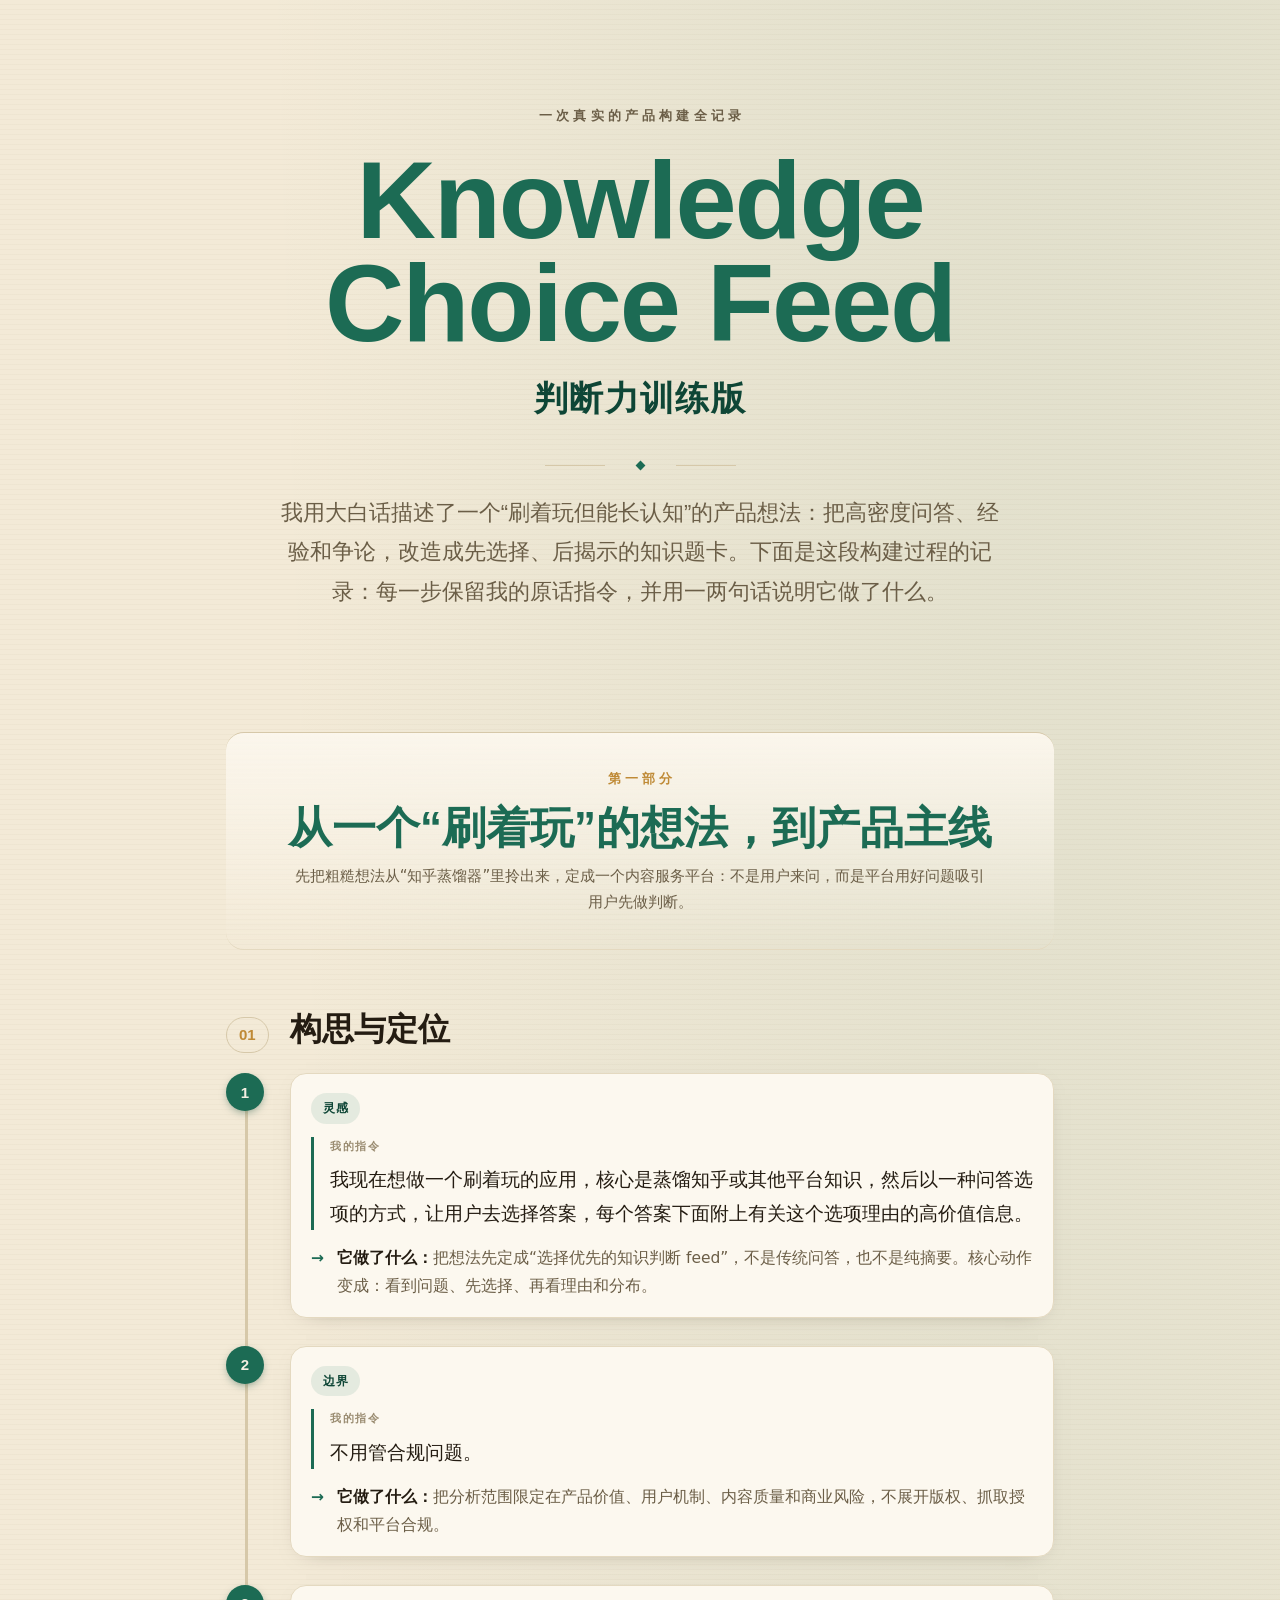
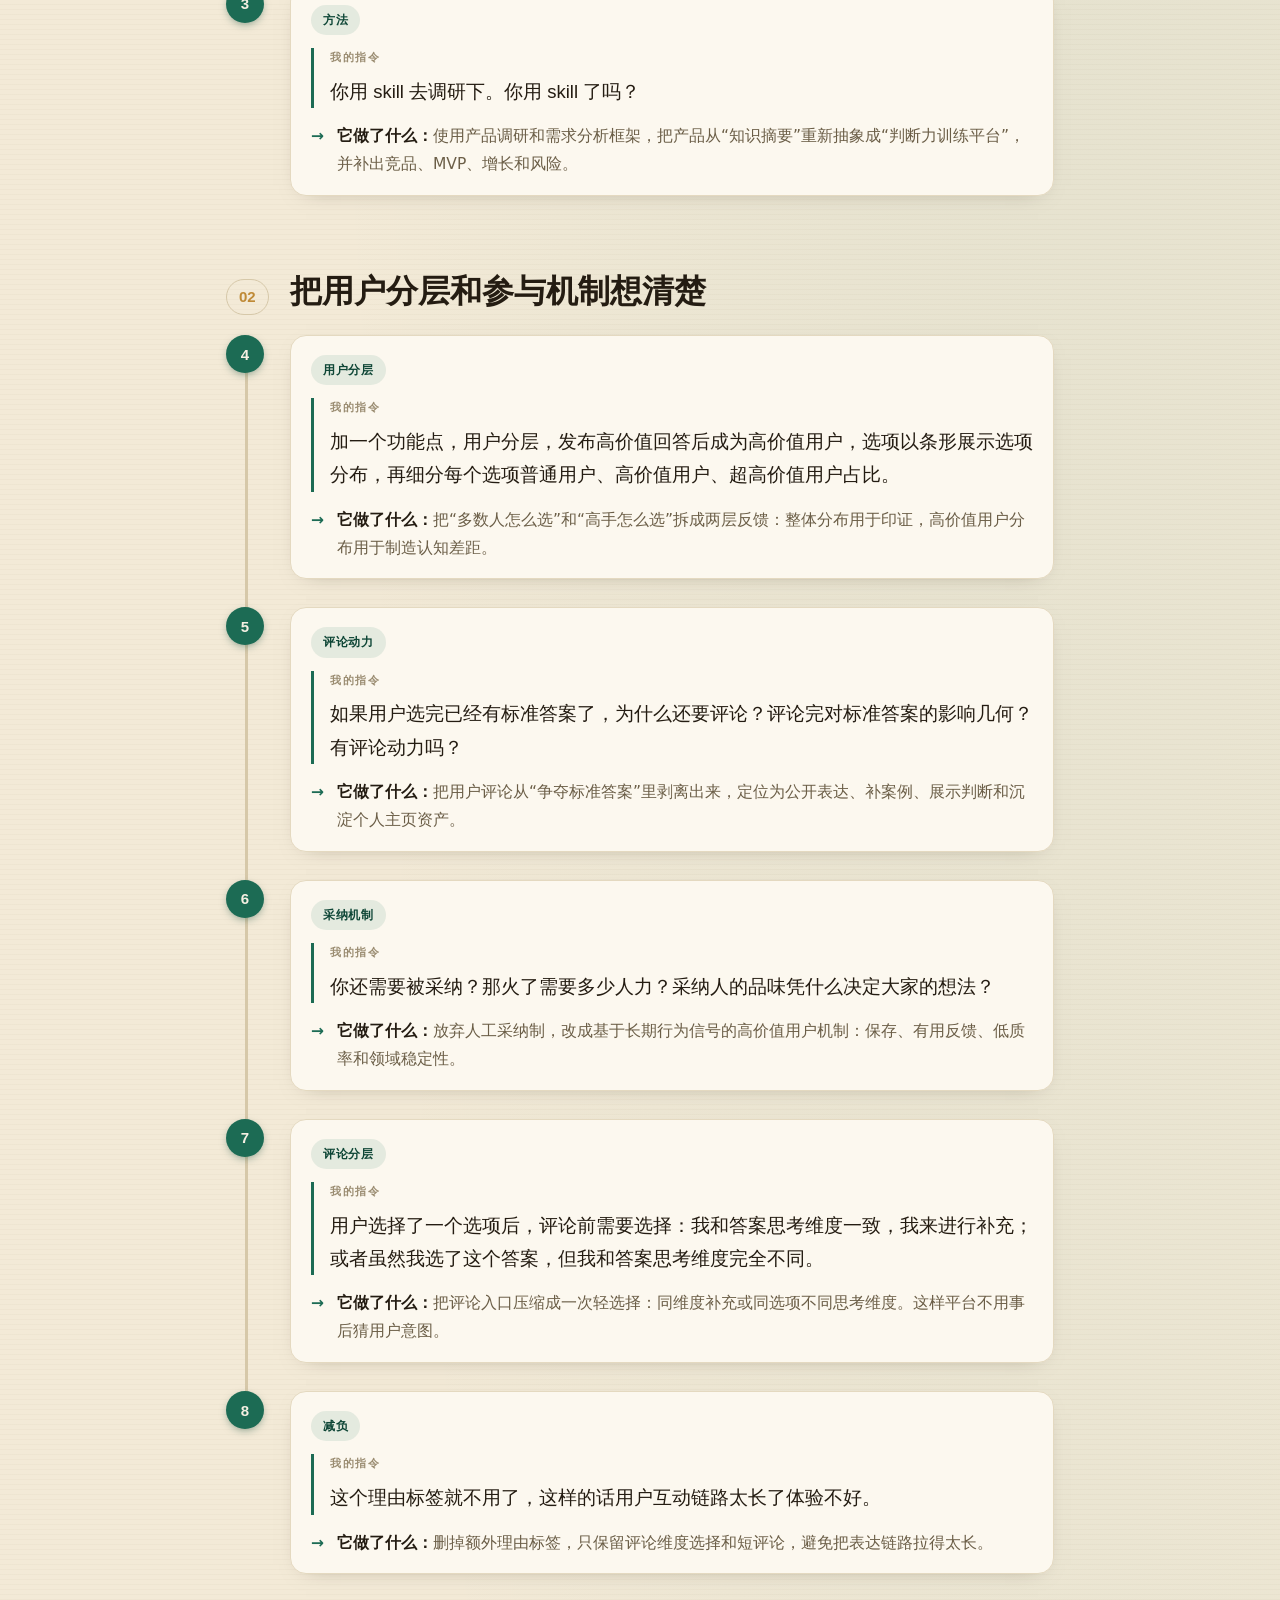
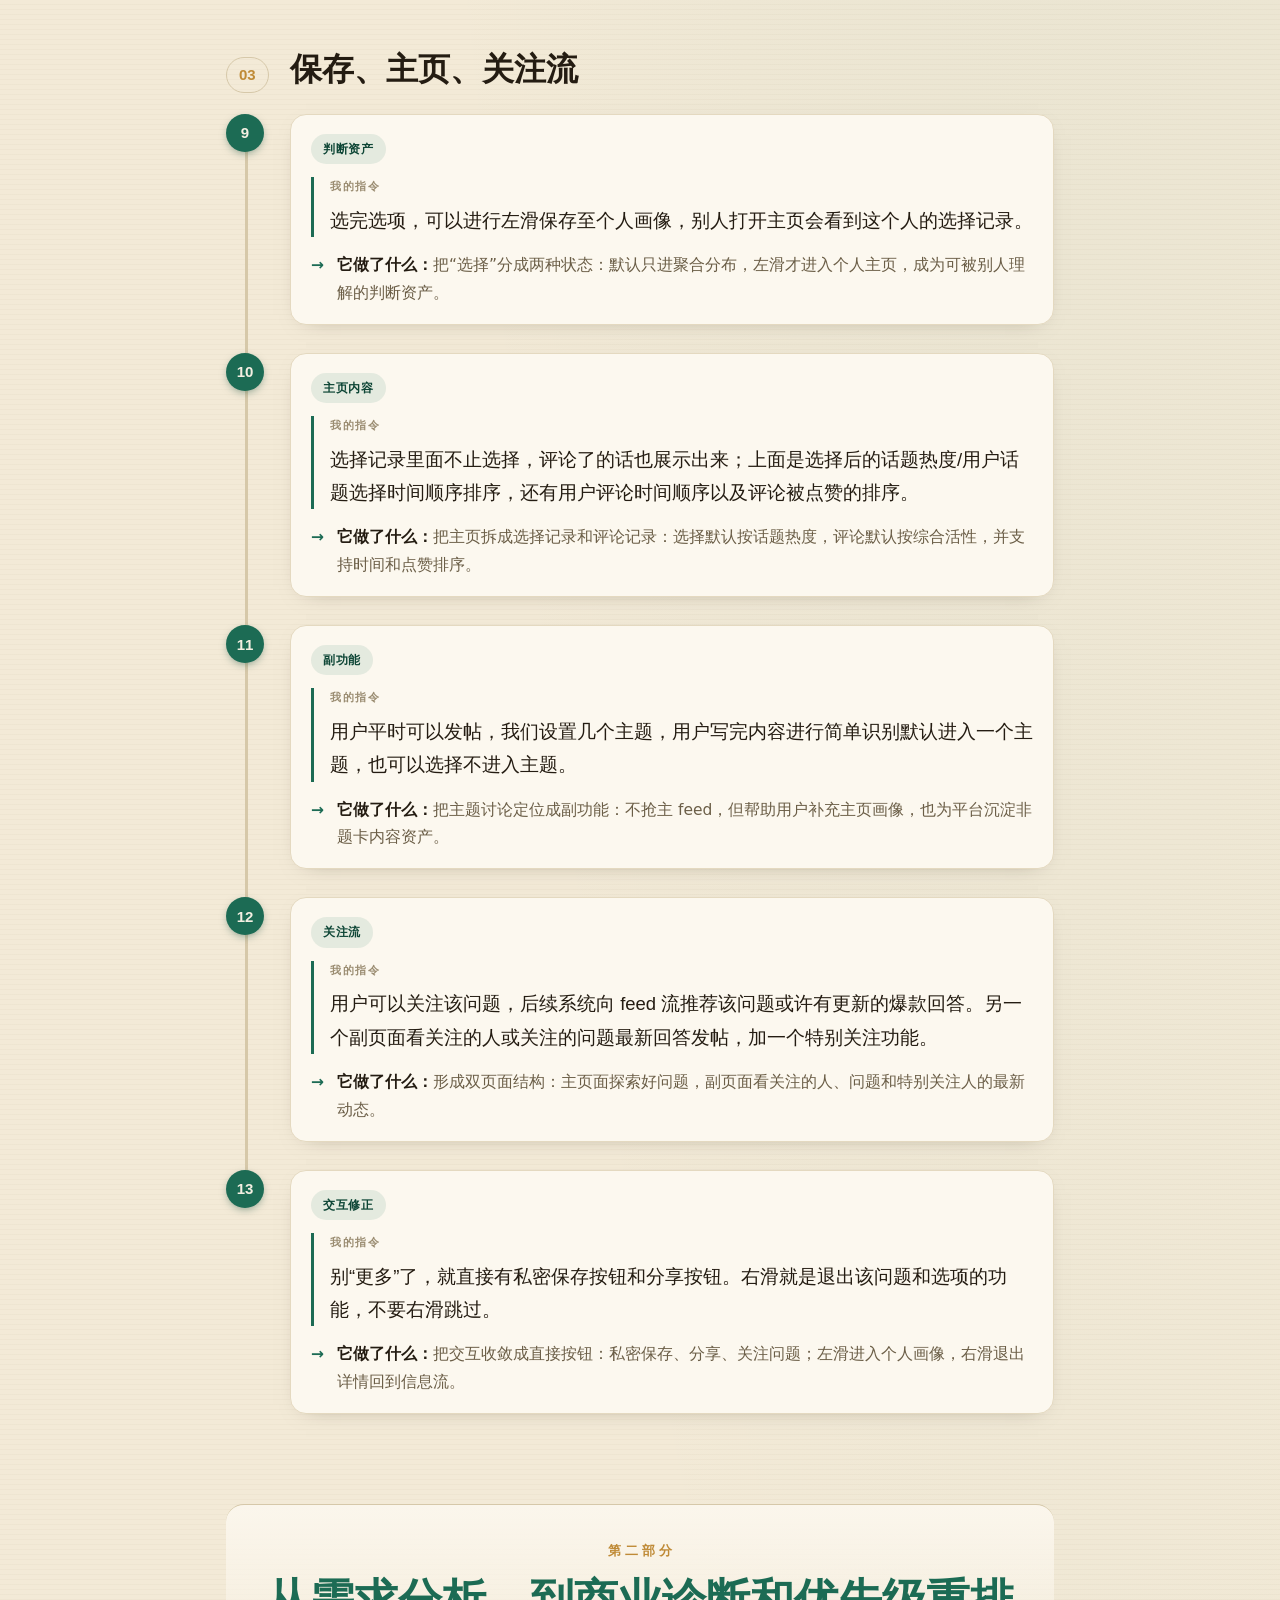
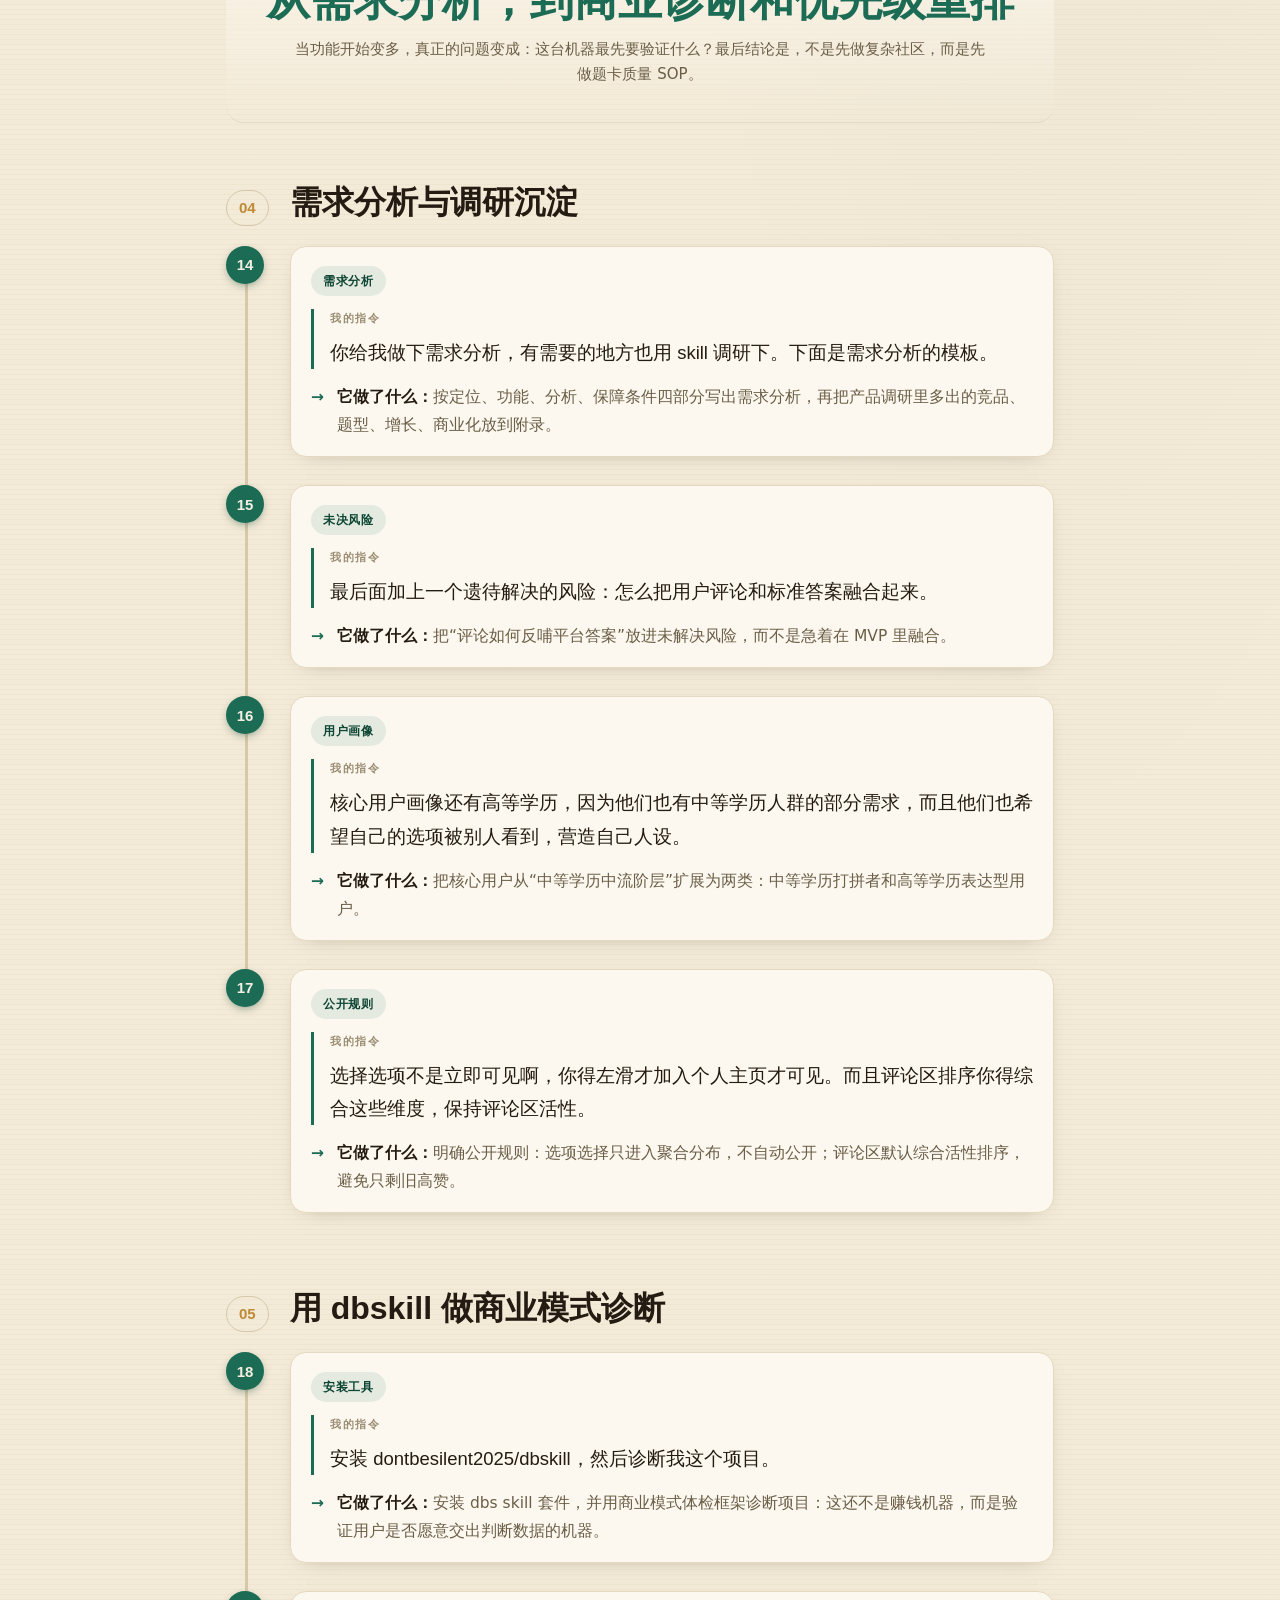
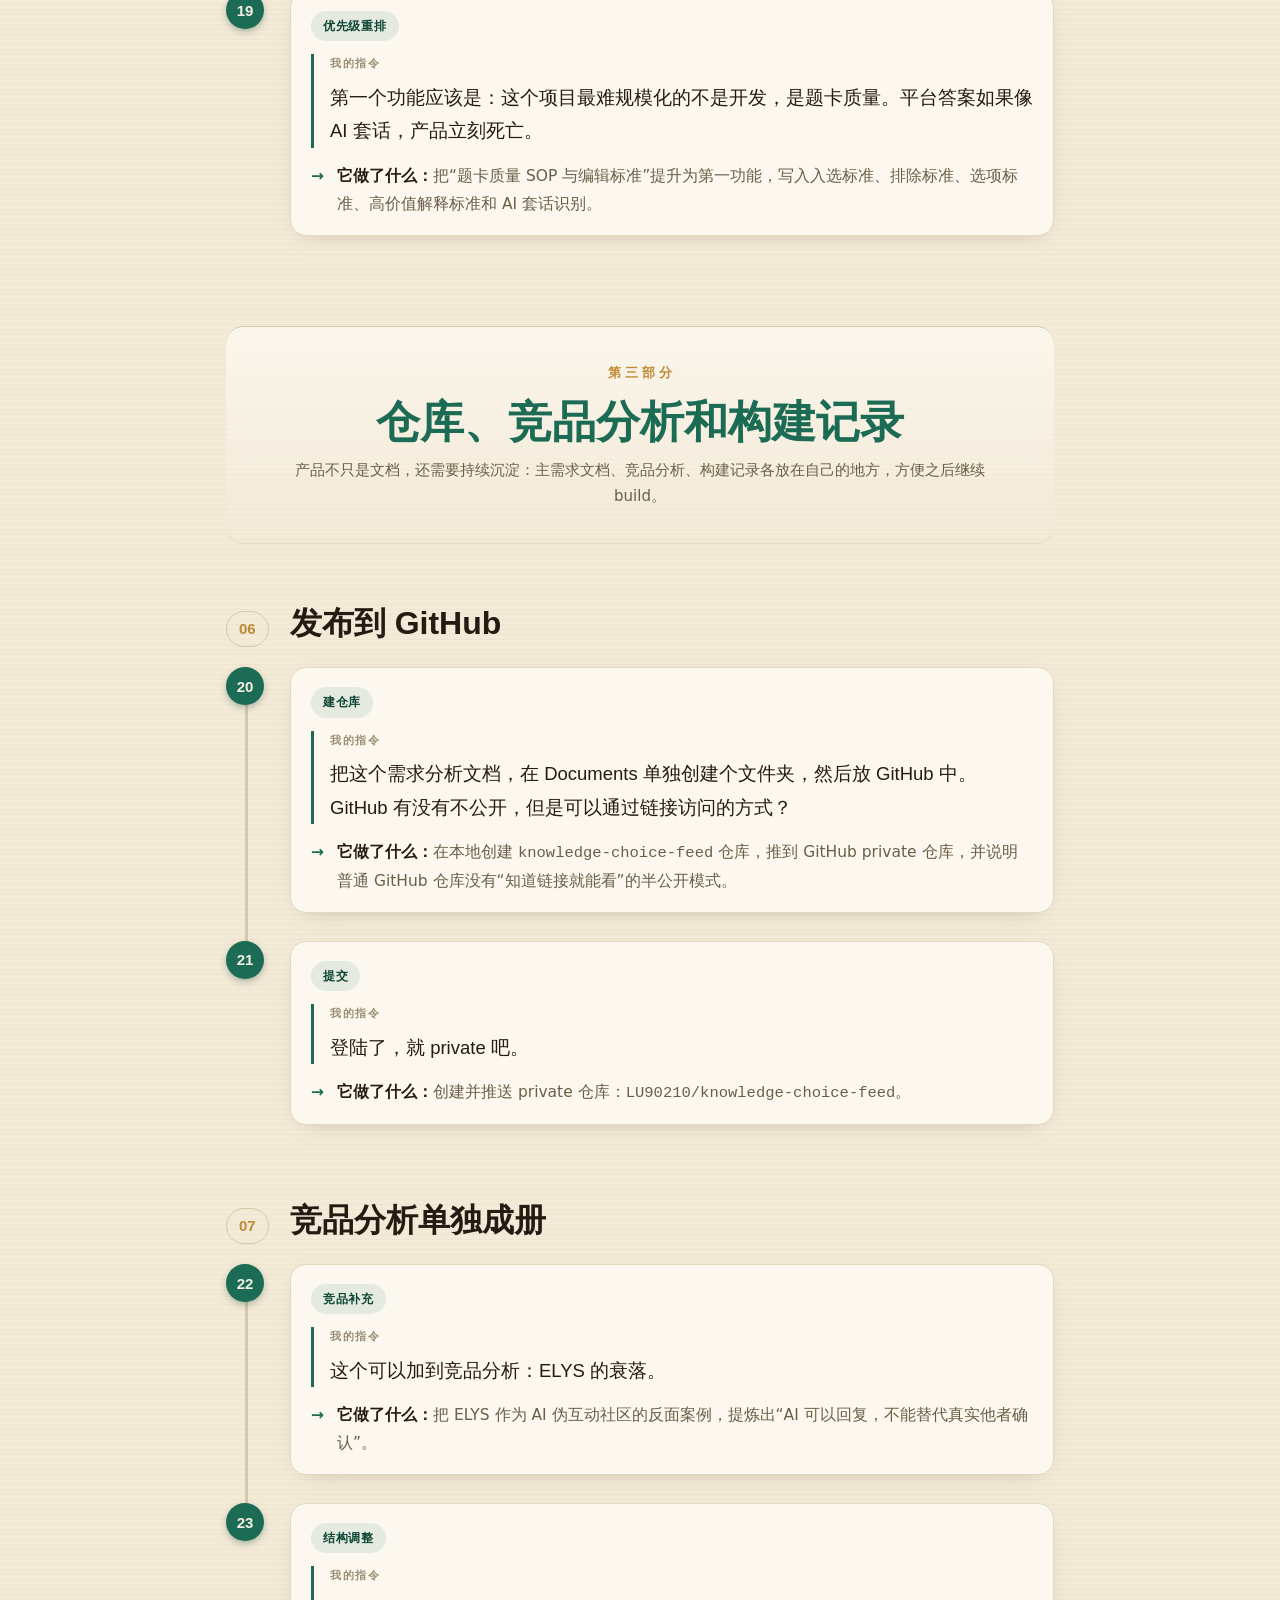
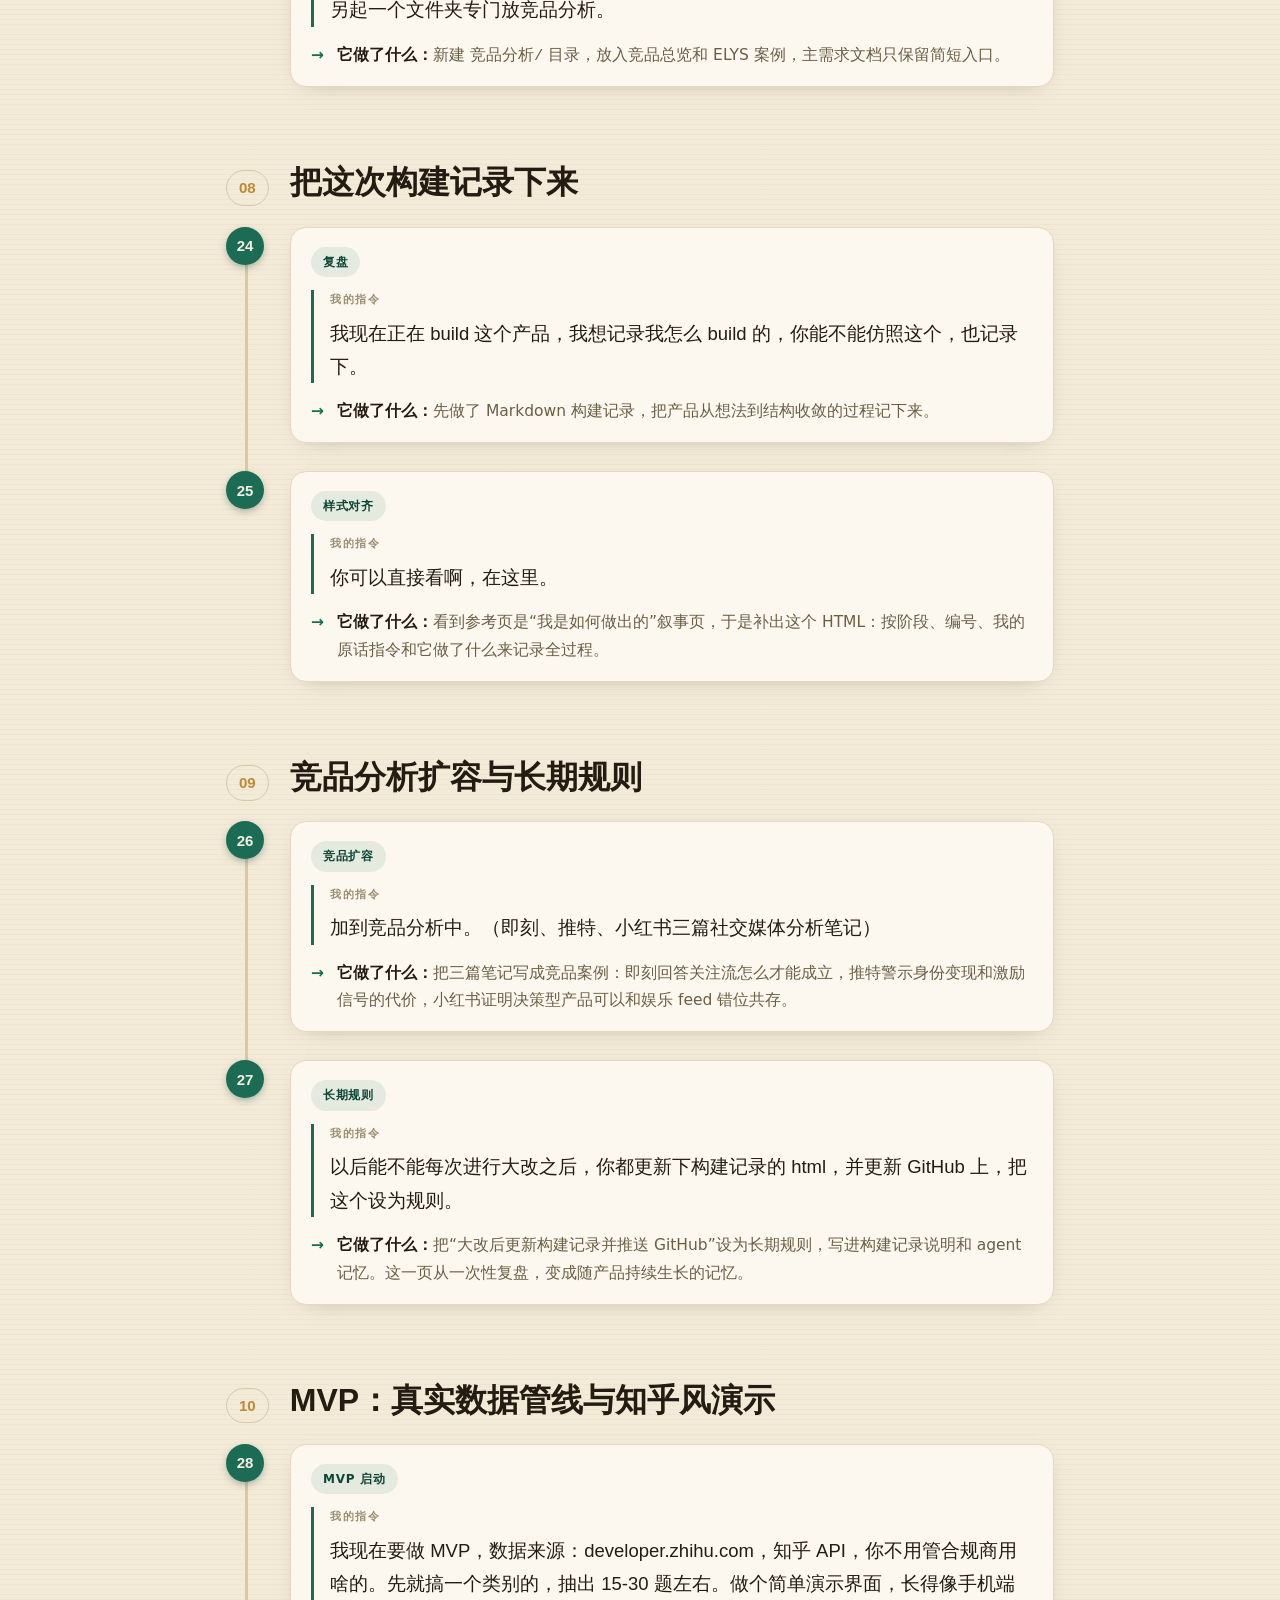
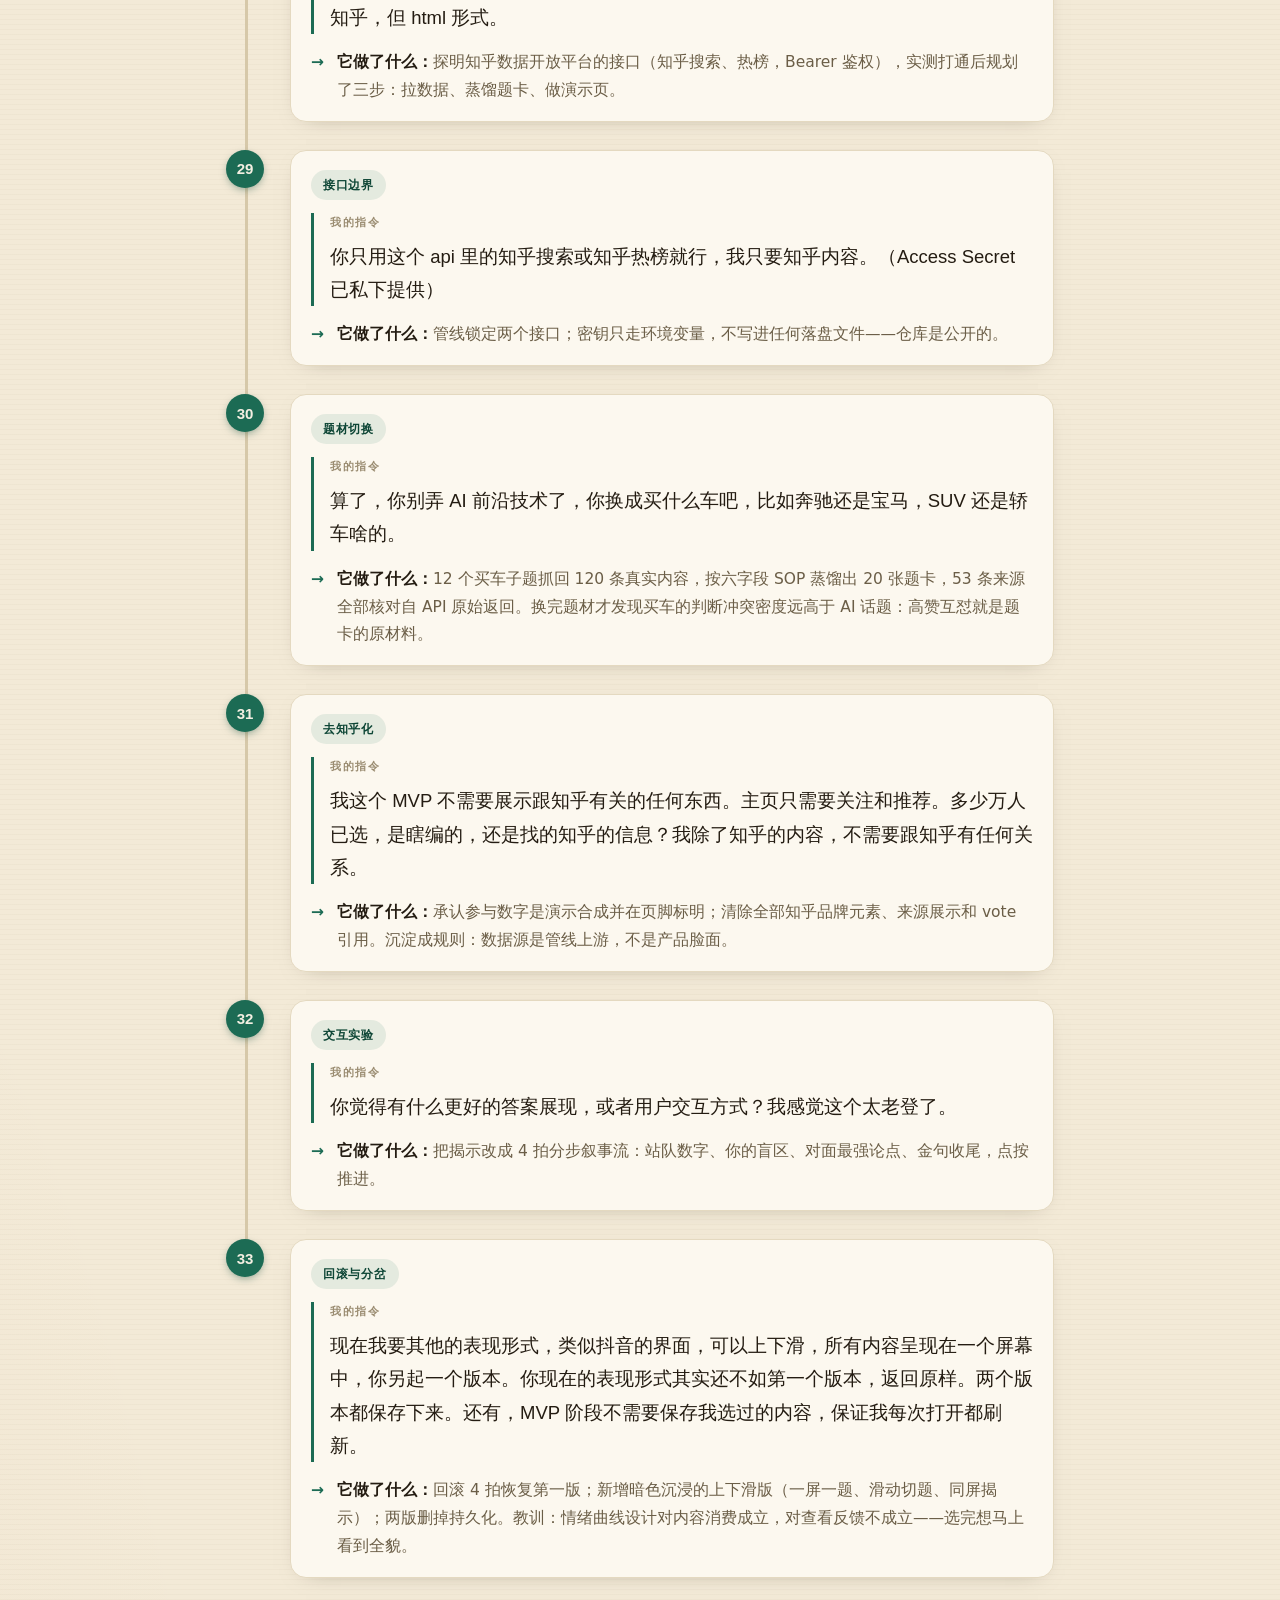
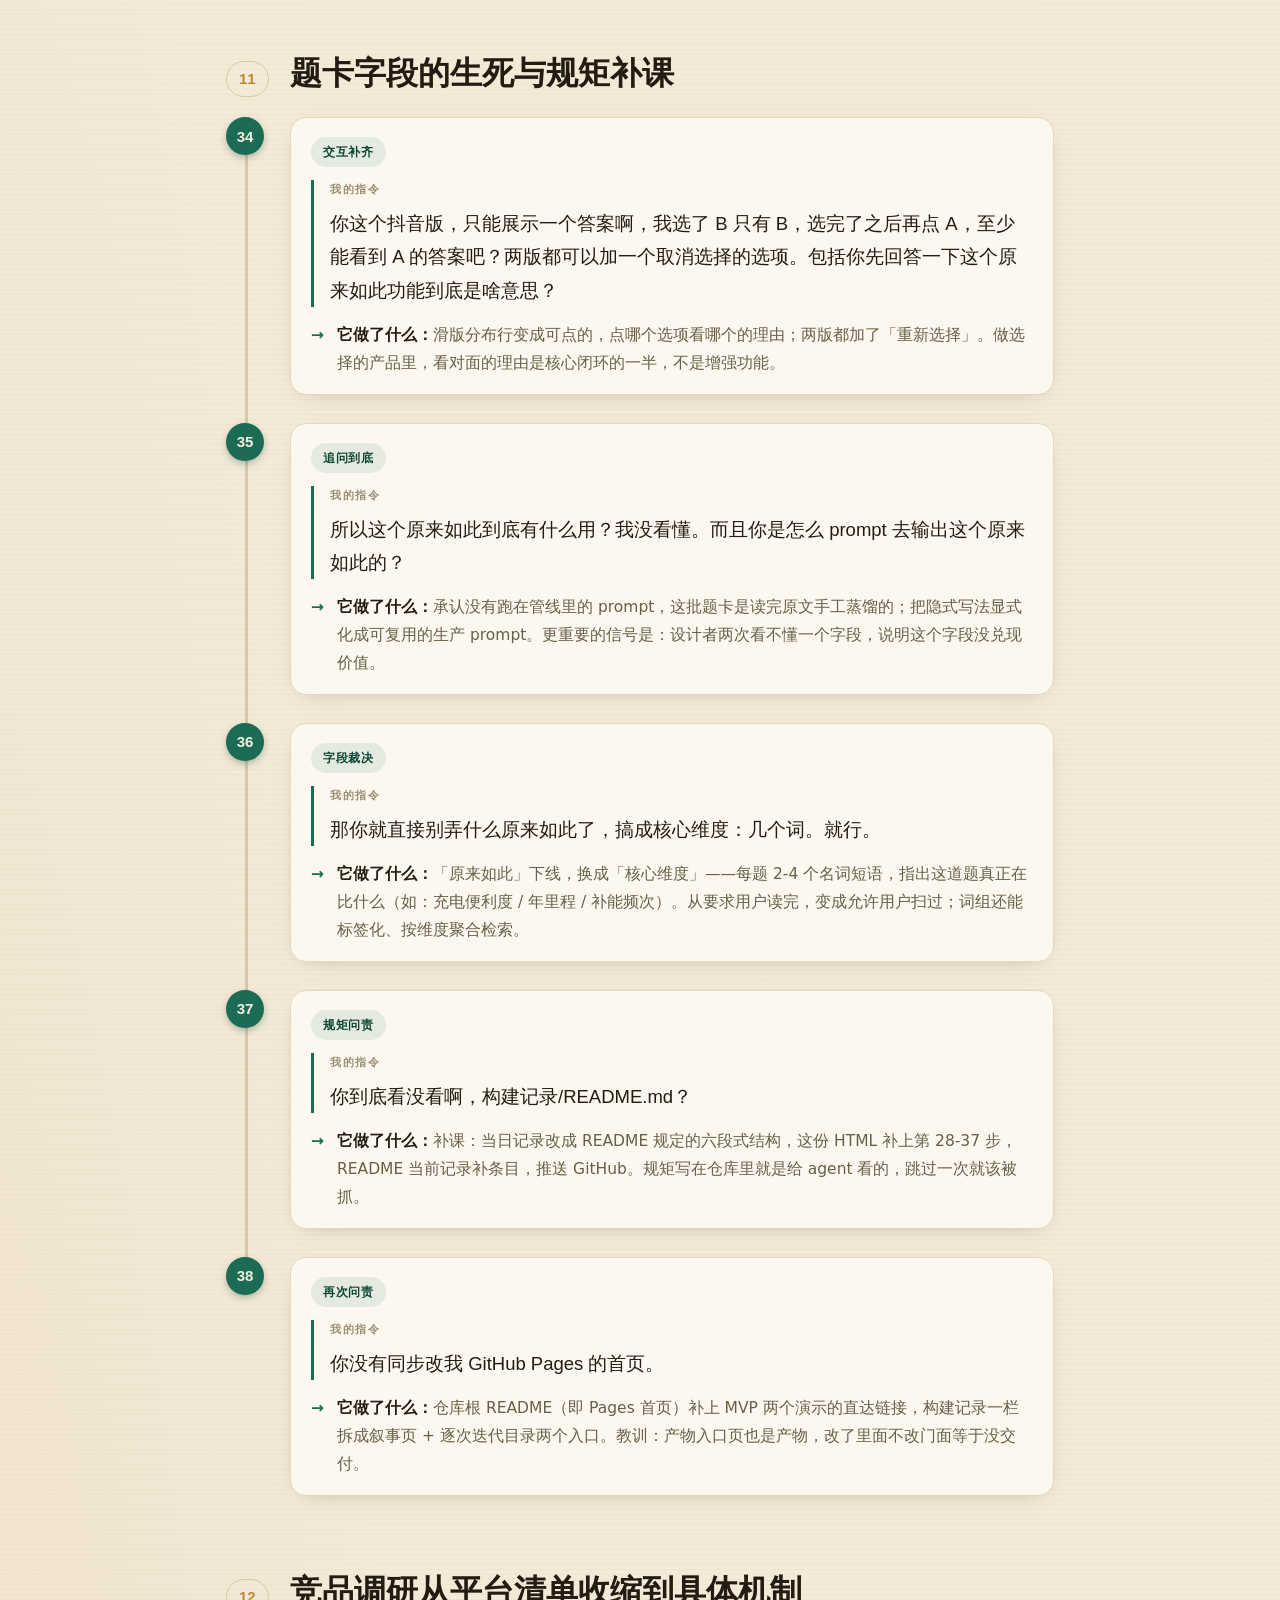
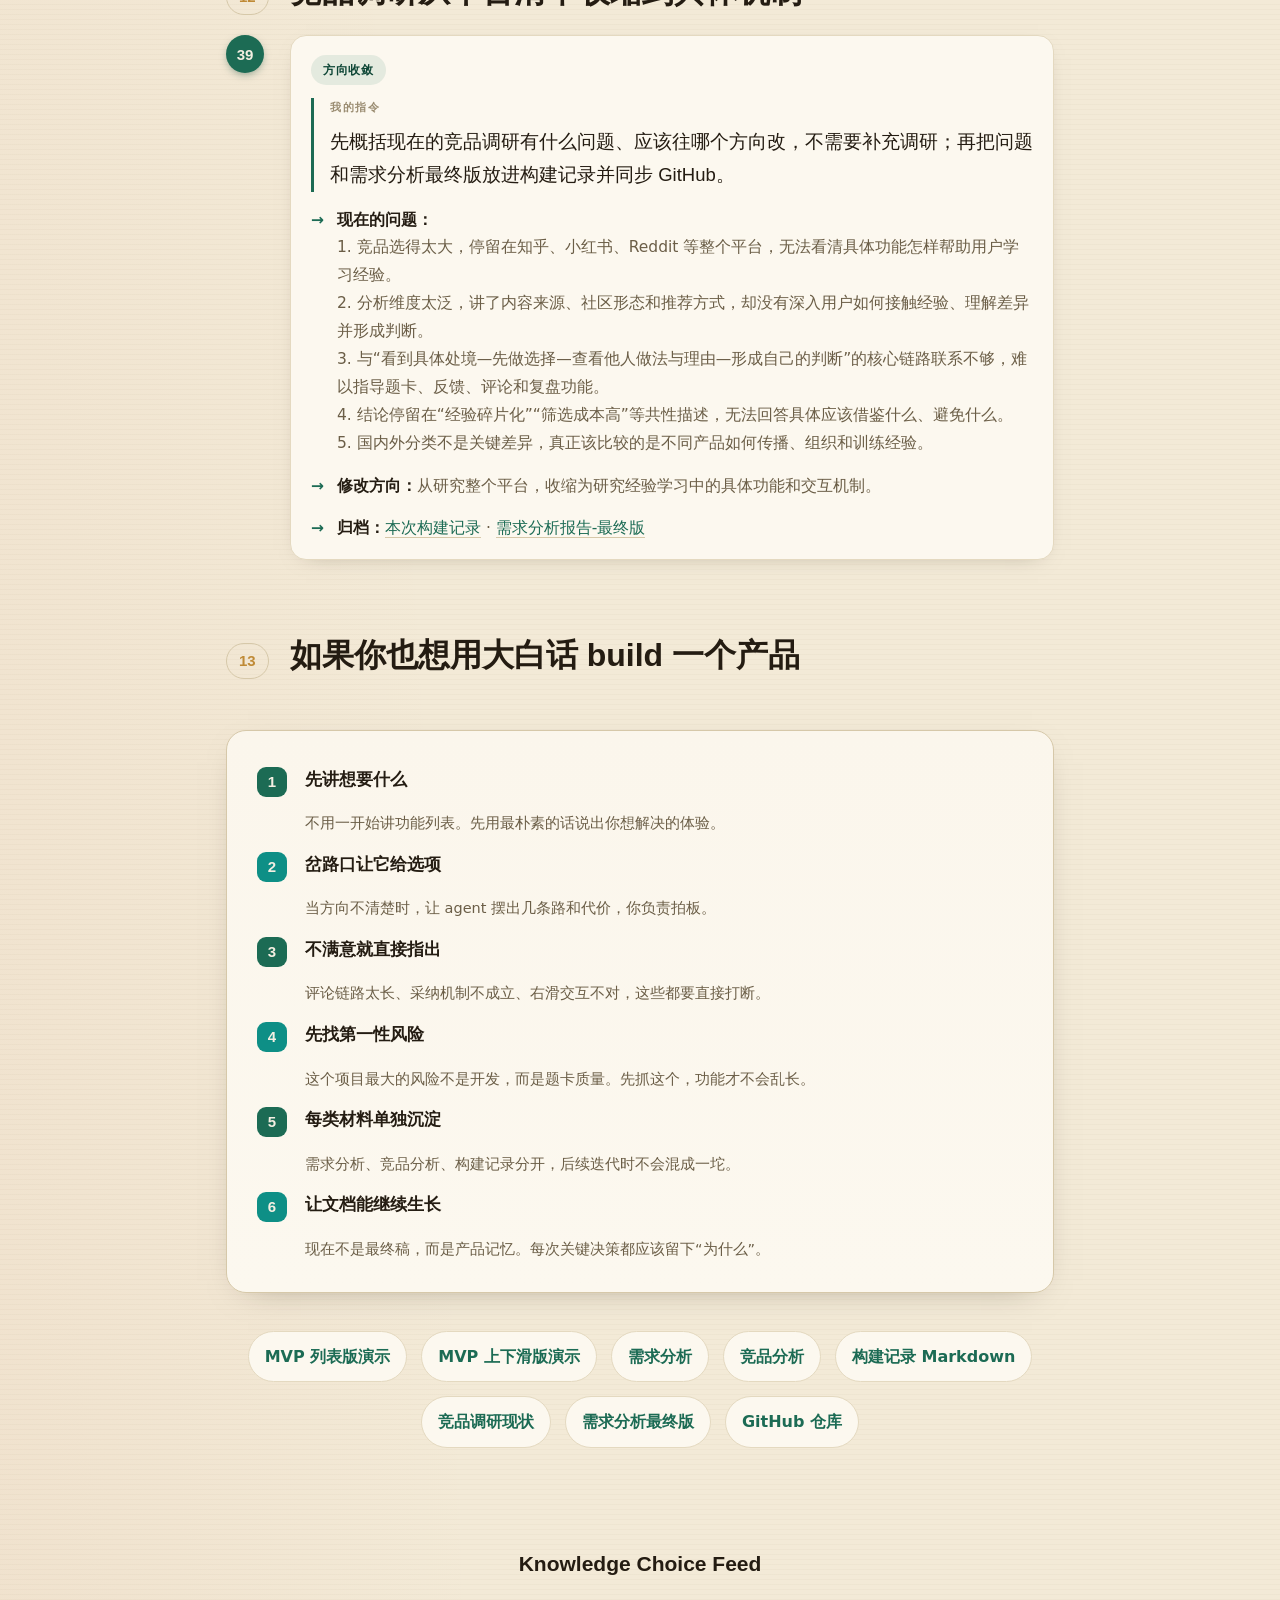
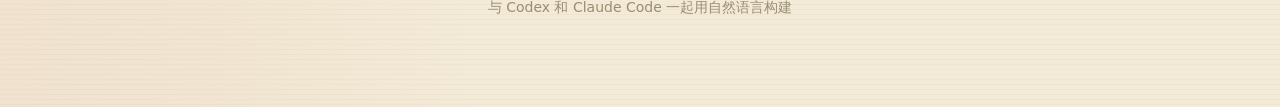
<file: 构建记录/how-i-built-knowledge-choice-feed.html>
<!doctype html>
<html lang="zh-CN">
<head>
  <meta charset="utf-8">
  <meta name="viewport" content="width=device-width, initial-scale=1">
  <title>我是如何做出的：Knowledge Choice Feed</title>
  <style>
    :root {
      --paper: #f3ead7;
      --paper-2: #fbf6ec;
      --panel: #fcf8ef;
      --ink: #241c12;
      --ink-soft: #6b5e47;
      --ink-faint: #9b8d72;
      --line: #e4d9c0;
      --line-strong: #d6c8a9;
      --green: #1c6b54;
      --green-deep: #0e4636;
      --ember: #bd562a;
      --gold: #bf8a36;
      --teal: #0e8f86;
      --display:
        "Iowan Old Style", "Palatino Linotype", "Book Antiqua", Palatino,
        Georgia, "Source Han Sans SC", "Source Han Sans CN",
        "Noto Sans CJK SC", "思源黑体", "PingFang SC", sans-serif;
      --sans:
        "Avenir Next", Avenir, "Helvetica Neue", "Source Han Sans SC",
        "Source Han Sans CN", "Noto Sans CJK SC", "思源黑体", "PingFang SC",
        "Hiragino Sans GB", "Microsoft YaHei", system-ui, sans-serif;
    }

    * {
      box-sizing: border-box;
      margin: 0;
      padding: 0;
    }

    html {
      scroll-behavior: smooth;
    }

    body {
      margin: 0;
      color: var(--ink);
      background-color: var(--paper);
      background-image:
        radial-gradient(120% 90% at 85% -10%, rgba(28, 107, 84, 0.1), transparent 55%),
        radial-gradient(90% 70% at -10% 110%, rgba(189, 86, 42, 0.08), transparent 55%),
        repeating-linear-gradient(0deg, rgba(120, 100, 60, 0.035) 0 1px, transparent 1px 5px);
      font-family: var(--sans);
      line-height: 1.85;
      word-break: normal;
      overflow-wrap: anywhere;
      -webkit-font-smoothing: antialiased;
      text-rendering: optimizeLegibility;
    }

    a {
      color: var(--green);
      text-decoration: none;
      border-bottom: 1px solid var(--line-strong);
    }

    #progress {
      position: fixed;
      top: 0;
      left: 0;
      right: 0;
      height: 3px;
      z-index: 50;
      background: linear-gradient(90deg, var(--green), var(--teal), var(--gold));
      transform: scaleX(0);
      transform-origin: 0 50%;
    }

    .page {
      max-width: 880px;
      margin: 0 auto;
      padding: 0 26px;
    }

    .hero {
      padding: 104px 0 44px;
      text-align: center;
    }

    .eyebrow {
      font-family: var(--sans);
      color: var(--ink-soft);
      font-size: 13px;
      letter-spacing: 0.32em;
      font-weight: 700;
      margin-bottom: 20px;
      padding-left: 0.32em;
    }

    h1 {
      margin: 0;
      color: var(--green);
      font-family: var(--display);
      font-weight: 600;
      font-size: clamp(56px, 11vw, 110px);
      line-height: 0.94;
      letter-spacing: -0.02em;
    }

    .subtitle {
      font-family: var(--display);
      font-weight: 700;
      color: var(--green-deep);
      font-size: clamp(22px, 4.4vw, 34px);
      margin-top: 12px;
      letter-spacing: 0.04em;
    }

    .diamond {
      display: flex;
      align-items: center;
      justify-content: center;
      gap: 16px;
      margin: 32px 0 24px;
    }

    .diamond::before,
    .diamond::after {
      content: "";
      width: 60px;
      height: 1px;
      background: var(--line-strong);
    }

    .diamond i {
      width: 7px;
      height: 7px;
      background: var(--green);
      transform: rotate(45deg);
    }

    .intro {
      width: min(720px, 100%);
      margin: 0 auto;
      font-family: var(--display);
      color: var(--ink-soft);
      font-size: clamp(18px, 2.3vw, 22px);
      line-height: 1.8;
    }

    .part-card {
      margin: 76px 0 6px;
      padding: 34px 24px;
      background: linear-gradient(180deg, var(--paper-2), transparent);
      border-top: 1px solid var(--line-strong);
      border-bottom: 1px solid var(--line);
      border-radius: 18px;
      text-align: center;
    }

    .part-label {
      color: var(--gold);
      font-family: var(--sans);
      font-size: 13px;
      font-weight: 700;
      letter-spacing: 0.3em;
      padding-left: 0.3em;
    }

    .part-card h2 {
      margin: 10px 0 0;
      color: var(--green);
      font-family: var(--display);
      font-weight: 700;
      font-size: clamp(28px, 5.6vw, 44px);
      line-height: 1.22;
    }

    .part-card p {
      margin: 10px auto 0;
      width: min(700px, 100%);
      color: var(--ink-soft);
      font-size: 15px;
      line-height: 1.7;
    }

    .section {
      margin: 0 0 8px;
    }

    .section-number {
      display: inline-block;
      color: var(--gold);
      font-family: var(--display);
      font-size: 15px;
      font-weight: 700;
      border: 1px solid var(--line-strong);
      border-radius: 999px;
      padding: 3px 12px;
      margin-top: 52px;
    }

    .section h2 {
      display: inline-block;
      margin: 52px 0 8px 16px;
      color: var(--ink);
      font-family: var(--display);
      font-weight: 700;
      font-size: clamp(23px, 4vw, 32px);
      line-height: 1.35;
    }

    .step {
      display: grid;
      grid-template-columns: 46px 1fr;
      gap: 18px;
      padding: 14px 0;
      border: 0;
      position: relative;
    }

    .step::before {
      content: "";
      position: absolute;
      left: 19px;
      top: 33px;
      bottom: -33px;
      width: 3px;
      background: var(--line-strong);
      z-index: 0;
    }

    .step:last-child::before {
      display: none;
    }

    .step-index {
      position: relative;
      z-index: 1;
      width: 38px;
      height: 38px;
      border-radius: 50%;
      background: var(--green);
      color: #f4efe2;
      display: grid;
      place-items: center;
      font-family: var(--display);
      font-weight: 700;
      font-size: 15px;
      line-height: 1;
      box-shadow: 0 3px 10px -3px rgba(14, 70, 54, 0.6);
    }

    .tag {
      display: inline-block;
      margin-bottom: 13px;
      color: var(--green-deep);
      background: rgba(28, 107, 84, 0.1);
      font-size: 12px;
      letter-spacing: 0.06em;
      font-weight: 700;
      padding: 4px 12px;
      border-radius: 999px;
    }

    .prompt {
      margin: 0;
      font-family: var(--display);
      font-size: 18.5px;
      line-height: 1.8;
      color: var(--ink);
      padding-left: 16px;
      border-left: 3px solid var(--green);
      font-weight: 400;
    }

    .prompt span {
      display: block;
      font-family: var(--sans);
      font-size: 11px;
      letter-spacing: 0.14em;
      color: var(--ink-faint);
      font-weight: 700;
      margin-bottom: 7px;
    }

    .did {
      margin-top: 15px;
      color: var(--ink-soft);
      font-size: 15.5px;
      line-height: 1.8;
      display: block;
      position: relative;
      padding-left: 26px;
    }

    .did::before {
      content: "→";
      position: absolute;
      left: 0;
      top: 0;
      color: var(--green);
      font-weight: 700;
    }

    .did strong {
      color: var(--ink);
      font-weight: 700;
      white-space: nowrap;
    }

    .step > div:nth-child(2) {
      background: var(--panel);
      border: 1px solid var(--line);
      border-radius: 16px;
      padding: 18px 20px 16px;
      box-shadow: 0 6px 22px -16px rgba(40, 30, 12, 0.5);
    }

    .principles {
      display: grid;
      gap: 14px;
      margin: 44px 0 8px;
      background: linear-gradient(180deg, var(--paper-2), var(--panel));
      border: 1px solid var(--line-strong);
      border-radius: 20px;
      padding: 34px 30px 30px;
      box-shadow: 0 10px 34px -22px rgba(40, 30, 12, 0.5);
      counter-reset: principle;
    }

    .principle {
      display: grid;
      grid-template-columns: 34px 1fr;
      gap: 14px;
      padding: 0;
      background: transparent;
      border: 0;
      border-radius: 0;
    }

    .principle::before {
      counter-increment: principle;
      content: counter(principle);
      width: 30px;
      height: 30px;
      border-radius: 9px;
      background: var(--green);
      color: #f4efe2;
      display: grid;
      place-items: center;
      font-family: var(--display);
      font-weight: 700;
      font-size: 15px;
      margin-top: 2px;
    }

    .principle:nth-child(even)::before {
      background: var(--teal);
    }

    .principle h3 {
      margin: 0 0 2px;
      color: var(--ink);
      font-size: 16.5px;
      font-weight: 700;
      letter-spacing: 0;
    }

    .principle p {
      margin: 0;
      color: var(--ink-soft);
      font-size: 14.5px;
      line-height: 1.7;
      grid-column: 2;
    }

    .links {
      display: flex;
      flex-wrap: wrap;
      gap: 14px;
      justify-content: center;
      margin: 38px 0 96px;
    }

    .links a {
      border: 1px solid var(--line);
      border-radius: 999px;
      padding: 10px 16px;
      background: var(--panel);
      font-weight: 700;
    }

    footer {
      margin: 66px 0 90px;
      padding: 0;
      color: var(--ink-faint);
      text-align: center;
      font-size: 14px;
      line-height: 1.9;
    }

    footer .mark {
      font-family: var(--display);
      font-size: 21px;
      color: var(--ink);
      font-weight: 700;
      display: block;
      margin-bottom: 10px;
    }

    @media (max-width: 700px) {
      .hero {
        padding: 60px 0 24px;
      }

      .step {
        grid-template-columns: 36px 1fr;
        gap: 12px;
      }

      .step-index {
        width: 32px;
        height: 32px;
        font-size: 14px;
      }

      .prompt {
        font-size: 17px;
      }
    }
  </style>
</head>
<body>
  <div id="progress"></div>
  <main class="page">
    <section class="hero">
      <div class="eyebrow">一次真实的产品构建全记录</div>
      <h1>Knowledge<br>Choice Feed</h1>
      <div class="subtitle">判断力训练版</div>
      <div class="diamond"><span></span><i></i><span></span></div>
      <p class="intro">
        我用大白话描述了一个“刷着玩但能长认知”的产品想法：把高密度问答、经验和争论，改造成先选择、后揭示的知识题卡。下面是这段构建过程的记录：每一步保留我的原话指令，并用一两句话说明它做了什么。
      </p>
    </section>

    <section class="part-card">
      <div class="part-label">第一部分</div>
      <h2>从一个“刷着玩”的想法，到产品主线</h2>
      <p>先把粗糙想法从“知乎蒸馏器”里拎出来，定成一个内容服务平台：不是用户来问，而是平台用好问题吸引用户先做判断。</p>
    </section>

    <section class="section">
      <div class="section-number">01</div>
      <h2>构思与定位</h2>

      <article class="step">
        <div class="step-index">1</div>
        <div>
          <div class="tag">灵感</div>
          <p class="prompt"><span>我的指令</span> 我现在想做一个刷着玩的应用，核心是蒸馏知乎或其他平台知识，然后以一种问答选项的方式，让用户去选择答案，每个答案下面附上有关这个选项理由的高价值信息。</p>
          <p class="did"><strong>它做了什么：</strong>把想法先定成“选择优先的知识判断 feed”，不是传统问答，也不是纯摘要。核心动作变成：看到问题、先选择、再看理由和分布。</p>
        </div>
      </article>

      <article class="step">
        <div class="step-index">2</div>
        <div>
          <div class="tag">边界</div>
          <p class="prompt"><span>我的指令</span> 不用管合规问题。</p>
          <p class="did"><strong>它做了什么：</strong>把分析范围限定在产品价值、用户机制、内容质量和商业风险，不展开版权、抓取授权和平台合规。</p>
        </div>
      </article>

      <article class="step">
        <div class="step-index">3</div>
        <div>
          <div class="tag">方法</div>
          <p class="prompt"><span>我的指令</span> 你用 skill 去调研下。你用 skill 了吗？</p>
          <p class="did"><strong>它做了什么：</strong>使用产品调研和需求分析框架，把产品从“知识摘要”重新抽象成“判断力训练平台”，并补出竞品、MVP、增长和风险。</p>
        </div>
      </article>
    </section>

    <section class="section">
      <div class="section-number">02</div>
      <h2>把用户分层和参与机制想清楚</h2>

      <article class="step">
        <div class="step-index">4</div>
        <div>
          <div class="tag">用户分层</div>
          <p class="prompt"><span>我的指令</span> 加一个功能点，用户分层，发布高价值回答后成为高价值用户，选项以条形展示选项分布，再细分每个选项普通用户、高价值用户、超高价值用户占比。</p>
          <p class="did"><strong>它做了什么：</strong>把“多数人怎么选”和“高手怎么选”拆成两层反馈：整体分布用于印证，高价值用户分布用于制造认知差距。</p>
        </div>
      </article>

      <article class="step">
        <div class="step-index">5</div>
        <div>
          <div class="tag">评论动力</div>
          <p class="prompt"><span>我的指令</span> 如果用户选完已经有标准答案了，为什么还要评论？评论完对标准答案的影响几何？有评论动力吗？</p>
          <p class="did"><strong>它做了什么：</strong>把用户评论从“争夺标准答案”里剥离出来，定位为公开表达、补案例、展示判断和沉淀个人主页资产。</p>
        </div>
      </article>

      <article class="step">
        <div class="step-index">6</div>
        <div>
          <div class="tag">采纳机制</div>
          <p class="prompt"><span>我的指令</span> 你还需要被采纳？那火了需要多少人力？采纳人的品味凭什么决定大家的想法？</p>
          <p class="did"><strong>它做了什么：</strong>放弃人工采纳制，改成基于长期行为信号的高价值用户机制：保存、有用反馈、低质率和领域稳定性。</p>
        </div>
      </article>

      <article class="step">
        <div class="step-index">7</div>
        <div>
          <div class="tag">评论分层</div>
          <p class="prompt"><span>我的指令</span> 用户选择了一个选项后，评论前需要选择：我和答案思考维度一致，我来进行补充；或者虽然我选了这个答案，但我和答案思考维度完全不同。</p>
          <p class="did"><strong>它做了什么：</strong>把评论入口压缩成一次轻选择：同维度补充或同选项不同思考维度。这样平台不用事后猜用户意图。</p>
        </div>
      </article>

      <article class="step">
        <div class="step-index">8</div>
        <div>
          <div class="tag">减负</div>
          <p class="prompt"><span>我的指令</span> 这个理由标签就不用了，这样的话用户互动链路太长了体验不好。</p>
          <p class="did"><strong>它做了什么：</strong>删掉额外理由标签，只保留评论维度选择和短评论，避免把表达链路拉得太长。</p>
        </div>
      </article>
    </section>

    <section class="section">
      <div class="section-number">03</div>
      <h2>保存、主页、关注流</h2>

      <article class="step">
        <div class="step-index">9</div>
        <div>
          <div class="tag">判断资产</div>
          <p class="prompt"><span>我的指令</span> 选完选项，可以进行左滑保存至个人画像，别人打开主页会看到这个人的选择记录。</p>
          <p class="did"><strong>它做了什么：</strong>把“选择”分成两种状态：默认只进聚合分布，左滑才进入个人主页，成为可被别人理解的判断资产。</p>
        </div>
      </article>

      <article class="step">
        <div class="step-index">10</div>
        <div>
          <div class="tag">主页内容</div>
          <p class="prompt"><span>我的指令</span> 选择记录里面不止选择，评论了的话也展示出来；上面是选择后的话题热度/用户话题选择时间顺序排序，还有用户评论时间顺序以及评论被点赞的排序。</p>
          <p class="did"><strong>它做了什么：</strong>把主页拆成选择记录和评论记录：选择默认按话题热度，评论默认按综合活性，并支持时间和点赞排序。</p>
        </div>
      </article>

      <article class="step">
        <div class="step-index">11</div>
        <div>
          <div class="tag">副功能</div>
          <p class="prompt"><span>我的指令</span> 用户平时可以发帖，我们设置几个主题，用户写完内容进行简单识别默认进入一个主题，也可以选择不进入主题。</p>
          <p class="did"><strong>它做了什么：</strong>把主题讨论定位成副功能：不抢主 feed，但帮助用户补充主页画像，也为平台沉淀非题卡内容资产。</p>
        </div>
      </article>

      <article class="step">
        <div class="step-index">12</div>
        <div>
          <div class="tag">关注流</div>
          <p class="prompt"><span>我的指令</span> 用户可以关注该问题，后续系统向 feed 流推荐该问题或许有更新的爆款回答。另一个副页面看关注的人或关注的问题最新回答发帖，加一个特别关注功能。</p>
          <p class="did"><strong>它做了什么：</strong>形成双页面结构：主页面探索好问题，副页面看关注的人、问题和特别关注人的最新动态。</p>
        </div>
      </article>

      <article class="step">
        <div class="step-index">13</div>
        <div>
          <div class="tag">交互修正</div>
          <p class="prompt"><span>我的指令</span> 别“更多”了，就直接有私密保存按钮和分享按钮。右滑就是退出该问题和选项的功能，不要右滑跳过。</p>
          <p class="did"><strong>它做了什么：</strong>把交互收敛成直接按钮：私密保存、分享、关注问题；左滑进入个人画像，右滑退出详情回到信息流。</p>
        </div>
      </article>
    </section>

    <section class="part-card">
      <div class="part-label">第二部分</div>
      <h2>从需求分析，到商业诊断和优先级重排</h2>
      <p>当功能开始变多，真正的问题变成：这台机器最先要验证什么？最后结论是，不是先做复杂社区，而是先做题卡质量 SOP。</p>
    </section>

    <section class="section">
      <div class="section-number">04</div>
      <h2>需求分析与调研沉淀</h2>

      <article class="step">
        <div class="step-index">14</div>
        <div>
          <div class="tag">需求分析</div>
          <p class="prompt"><span>我的指令</span> 你给我做下需求分析，有需要的地方也用 skill 调研下。下面是需求分析的模板。</p>
          <p class="did"><strong>它做了什么：</strong>按定位、功能、分析、保障条件四部分写出需求分析，再把产品调研里多出的竞品、题型、增长、商业化放到附录。</p>
        </div>
      </article>

      <article class="step">
        <div class="step-index">15</div>
        <div>
          <div class="tag">未决风险</div>
          <p class="prompt"><span>我的指令</span> 最后面加上一个遗待解决的风险：怎么把用户评论和标准答案融合起来。</p>
          <p class="did"><strong>它做了什么：</strong>把“评论如何反哺平台答案”放进未解决风险，而不是急着在 MVP 里融合。</p>
        </div>
      </article>

      <article class="step">
        <div class="step-index">16</div>
        <div>
          <div class="tag">用户画像</div>
          <p class="prompt"><span>我的指令</span> 核心用户画像还有高等学历，因为他们也有中等学历人群的部分需求，而且他们也希望自己的选项被别人看到，营造自己人设。</p>
          <p class="did"><strong>它做了什么：</strong>把核心用户从“中等学历中流阶层”扩展为两类：中等学历打拼者和高等学历表达型用户。</p>
        </div>
      </article>

      <article class="step">
        <div class="step-index">17</div>
        <div>
          <div class="tag">公开规则</div>
          <p class="prompt"><span>我的指令</span> 选择选项不是立即可见啊，你得左滑才加入个人主页才可见。而且评论区排序你得综合这些维度，保持评论区活性。</p>
          <p class="did"><strong>它做了什么：</strong>明确公开规则：选项选择只进入聚合分布，不自动公开；评论区默认综合活性排序，避免只剩旧高赞。</p>
        </div>
      </article>
    </section>

    <section class="section">
      <div class="section-number">05</div>
      <h2>用 dbskill 做商业模式诊断</h2>

      <article class="step">
        <div class="step-index">18</div>
        <div>
          <div class="tag">安装工具</div>
          <p class="prompt"><span>我的指令</span> 安装 dontbesilent2025/dbskill，然后诊断我这个项目。</p>
          <p class="did"><strong>它做了什么：</strong>安装 dbs skill 套件，并用商业模式体检框架诊断项目：这还不是赚钱机器，而是验证用户是否愿意交出判断数据的机器。</p>
        </div>
      </article>

      <article class="step">
        <div class="step-index">19</div>
        <div>
          <div class="tag">优先级重排</div>
          <p class="prompt"><span>我的指令</span> 第一个功能应该是：这个项目最难规模化的不是开发，是题卡质量。平台答案如果像 AI 套话，产品立刻死亡。</p>
          <p class="did"><strong>它做了什么：</strong>把“题卡质量 SOP 与编辑标准”提升为第一功能，写入入选标准、排除标准、选项标准、高价值解释标准和 AI 套话识别。</p>
        </div>
      </article>
    </section>

    <section class="part-card">
      <div class="part-label">第三部分</div>
      <h2>仓库、竞品分析和构建记录</h2>
      <p>产品不只是文档，还需要持续沉淀：主需求文档、竞品分析、构建记录各放在自己的地方，方便之后继续 build。</p>
    </section>

    <section class="section">
      <div class="section-number">06</div>
      <h2>发布到 GitHub</h2>

      <article class="step">
        <div class="step-index">20</div>
        <div>
          <div class="tag">建仓库</div>
          <p class="prompt"><span>我的指令</span> 把这个需求分析文档，在 Documents 单独创建个文件夹，然后放 GitHub 中。GitHub 有没有不公开，但是可以通过链接访问的方式？</p>
          <p class="did"><strong>它做了什么：</strong>在本地创建 <code>knowledge-choice-feed</code> 仓库，推到 GitHub private 仓库，并说明普通 GitHub 仓库没有“知道链接就能看”的半公开模式。</p>
        </div>
      </article>

      <article class="step">
        <div class="step-index">21</div>
        <div>
          <div class="tag">提交</div>
          <p class="prompt"><span>我的指令</span> 登陆了，就 private 吧。</p>
          <p class="did"><strong>它做了什么：</strong>创建并推送 private 仓库：<code>LU90210/knowledge-choice-feed</code>。</p>
        </div>
      </article>
    </section>

    <section class="section">
      <div class="section-number">07</div>
      <h2>竞品分析单独成册</h2>

      <article class="step">
        <div class="step-index">22</div>
        <div>
          <div class="tag">竞品补充</div>
          <p class="prompt"><span>我的指令</span> 这个可以加到竞品分析：ELYS 的衰落。</p>
          <p class="did"><strong>它做了什么：</strong>把 ELYS 作为 AI 伪互动社区的反面案例，提炼出“AI 可以回复，不能替代真实他者确认”。</p>
        </div>
      </article>

      <article class="step">
        <div class="step-index">23</div>
        <div>
          <div class="tag">结构调整</div>
          <p class="prompt"><span>我的指令</span> 另起一个文件夹专门放竞品分析。</p>
          <p class="did"><strong>它做了什么：</strong>新建 <code>竞品分析/</code> 目录，放入竞品总览和 ELYS 案例，主需求文档只保留简短入口。</p>
        </div>
      </article>
    </section>

    <section class="section">
      <div class="section-number">08</div>
      <h2>把这次构建记录下来</h2>

      <article class="step">
        <div class="step-index">24</div>
        <div>
          <div class="tag">复盘</div>
          <p class="prompt"><span>我的指令</span> 我现在正在 build 这个产品，我想记录我怎么 build 的，你能不能仿照这个，也记录下。</p>
          <p class="did"><strong>它做了什么：</strong>先做了 Markdown 构建记录，把产品从想法到结构收敛的过程记下来。</p>
        </div>
      </article>

      <article class="step">
        <div class="step-index">25</div>
        <div>
          <div class="tag">样式对齐</div>
          <p class="prompt"><span>我的指令</span> 你可以直接看啊，在这里。</p>
          <p class="did"><strong>它做了什么：</strong>看到参考页是“我是如何做出的”叙事页，于是补出这个 HTML：按阶段、编号、我的原话指令和它做了什么来记录全过程。</p>
        </div>
      </article>
    </section>

    <section class="section">
      <div class="section-number">09</div>
      <h2>竞品分析扩容与长期规则</h2>

      <article class="step">
        <div class="step-index">26</div>
        <div>
          <div class="tag">竞品扩容</div>
          <p class="prompt"><span>我的指令</span> 加到竞品分析中。（即刻、推特、小红书三篇社交媒体分析笔记）</p>
          <p class="did"><strong>它做了什么：</strong>把三篇笔记写成竞品案例：即刻回答关注流怎么才能成立，推特警示身份变现和激励信号的代价，小红书证明决策型产品可以和娱乐 feed 错位共存。</p>
        </div>
      </article>

      <article class="step">
        <div class="step-index">27</div>
        <div>
          <div class="tag">长期规则</div>
          <p class="prompt"><span>我的指令</span> 以后能不能每次进行大改之后，你都更新下构建记录的 html，并更新 GitHub 上，把这个设为规则。</p>
          <p class="did"><strong>它做了什么：</strong>把“大改后更新构建记录并推送 GitHub”设为长期规则，写进构建记录说明和 agent 记忆。这一页从一次性复盘，变成随产品持续生长的记忆。</p>
        </div>
      </article>
    </section>

    <section class="section">
      <div class="section-number">10</div>
      <h2>MVP：真实数据管线与知乎风演示</h2>

      <article class="step">
        <div class="step-index">28</div>
        <div>
          <div class="tag">MVP 启动</div>
          <p class="prompt"><span>我的指令</span> 我现在要做 MVP，数据来源：developer.zhihu.com，知乎 API，你不用管合规商用啥的。先就搞一个类别的，抽出 15-30 题左右。做个简单演示界面，长得像手机端知乎，但 html 形式。</p>
          <p class="did"><strong>它做了什么：</strong>探明知乎数据开放平台的接口（知乎搜索、热榜，Bearer 鉴权），实测打通后规划了三步：拉数据、蒸馏题卡、做演示页。</p>
        </div>
      </article>

      <article class="step">
        <div class="step-index">29</div>
        <div>
          <div class="tag">接口边界</div>
          <p class="prompt"><span>我的指令</span> 你只用这个 api 里的知乎搜索或知乎热榜就行，我只要知乎内容。（Access Secret 已私下提供）</p>
          <p class="did"><strong>它做了什么：</strong>管线锁定两个接口；密钥只走环境变量，不写进任何落盘文件——仓库是公开的。</p>
        </div>
      </article>

      <article class="step">
        <div class="step-index">30</div>
        <div>
          <div class="tag">题材切换</div>
          <p class="prompt"><span>我的指令</span> 算了，你别弄 AI 前沿技术了，你换成买什么车吧，比如奔驰还是宝马，SUV 还是轿车啥的。</p>
          <p class="did"><strong>它做了什么：</strong>12 个买车子题抓回 120 条真实内容，按六字段 SOP 蒸馏出 20 张题卡，53 条来源全部核对自 API 原始返回。换完题材才发现买车的判断冲突密度远高于 AI 话题：高赞互怼就是题卡的原材料。</p>
        </div>
      </article>

      <article class="step">
        <div class="step-index">31</div>
        <div>
          <div class="tag">去知乎化</div>
          <p class="prompt"><span>我的指令</span> 我这个 MVP 不需要展示跟知乎有关的任何东西。主页只需要关注和推荐。多少万人已选，是瞎编的，还是找的知乎的信息？我除了知乎的内容，不需要跟知乎有任何关系。</p>
          <p class="did"><strong>它做了什么：</strong>承认参与数字是演示合成并在页脚标明；清除全部知乎品牌元素、来源展示和 vote 引用。沉淀成规则：数据源是管线上游，不是产品脸面。</p>
        </div>
      </article>

      <article class="step">
        <div class="step-index">32</div>
        <div>
          <div class="tag">交互实验</div>
          <p class="prompt"><span>我的指令</span> 你觉得有什么更好的答案展现，或者用户交互方式？我感觉这个太老登了。</p>
          <p class="did"><strong>它做了什么：</strong>把揭示改成 4 拍分步叙事流：站队数字、你的盲区、对面最强论点、金句收尾，点按推进。</p>
        </div>
      </article>

      <article class="step">
        <div class="step-index">33</div>
        <div>
          <div class="tag">回滚与分岔</div>
          <p class="prompt"><span>我的指令</span> 现在我要其他的表现形式，类似抖音的界面，可以上下滑，所有内容呈现在一个屏幕中，你另起一个版本。你现在的表现形式其实还不如第一个版本，返回原样。两个版本都保存下来。还有，MVP 阶段不需要保存我选过的内容，保证我每次打开都刷新。</p>
          <p class="did"><strong>它做了什么：</strong>回滚 4 拍恢复第一版；新增暗色沉浸的上下滑版（一屏一题、滑动切题、同屏揭示）；两版删掉持久化。教训：情绪曲线设计对内容消费成立，对查看反馈不成立——选完想马上看到全貌。</p>
        </div>
      </article>
    </section>

    <section class="section">
      <div class="section-number">11</div>
      <h2>题卡字段的生死与规矩补课</h2>

      <article class="step">
        <div class="step-index">34</div>
        <div>
          <div class="tag">交互补齐</div>
          <p class="prompt"><span>我的指令</span> 你这个抖音版，只能展示一个答案啊，我选了 B 只有 B，选完了之后再点 A，至少能看到 A 的答案吧？两版都可以加一个取消选择的选项。包括你先回答一下这个原来如此功能到底是啥意思？</p>
          <p class="did"><strong>它做了什么：</strong>滑版分布行变成可点的，点哪个选项看哪个的理由；两版都加了「重新选择」。做选择的产品里，看对面的理由是核心闭环的一半，不是增强功能。</p>
        </div>
      </article>

      <article class="step">
        <div class="step-index">35</div>
        <div>
          <div class="tag">追问到底</div>
          <p class="prompt"><span>我的指令</span> 所以这个原来如此到底有什么用？我没看懂。而且你是怎么 prompt 去输出这个原来如此的？</p>
          <p class="did"><strong>它做了什么：</strong>承认没有跑在管线里的 prompt，这批题卡是读完原文手工蒸馏的；把隐式写法显式化成可复用的生产 prompt。更重要的信号是：设计者两次看不懂一个字段，说明这个字段没兑现价值。</p>
        </div>
      </article>

      <article class="step">
        <div class="step-index">36</div>
        <div>
          <div class="tag">字段裁决</div>
          <p class="prompt"><span>我的指令</span> 那你就直接别弄什么原来如此了，搞成核心维度：几个词。就行。</p>
          <p class="did"><strong>它做了什么：</strong>「原来如此」下线，换成「核心维度」——每题 2-4 个名词短语，指出这道题真正在比什么（如：充电便利度 / 年里程 / 补能频次）。从要求用户读完，变成允许用户扫过；词组还能标签化、按维度聚合检索。</p>
        </div>
      </article>

      <article class="step">
        <div class="step-index">37</div>
        <div>
          <div class="tag">规矩问责</div>
          <p class="prompt"><span>我的指令</span> 你到底看没看啊，构建记录/README.md？</p>
          <p class="did"><strong>它做了什么：</strong>补课：当日记录改成 README 规定的六段式结构，这份 HTML 补上第 28-37 步，README 当前记录补条目，推送 GitHub。规矩写在仓库里就是给 agent 看的，跳过一次就该被抓。</p>
        </div>
      </article>

      <article class="step">
        <div class="step-index">38</div>
        <div>
          <div class="tag">再次问责</div>
          <p class="prompt"><span>我的指令</span> 你没有同步改我 GitHub Pages 的首页。</p>
          <p class="did"><strong>它做了什么：</strong>仓库根 README（即 Pages 首页）补上 MVP 两个演示的直达链接，构建记录一栏拆成叙事页 + 逐次迭代目录两个入口。教训：产物入口页也是产物，改了里面不改门面等于没交付。</p>
        </div>
      </article>
    </section>

    <section class="section">
      <div class="section-number">12</div>
      <h2>竞品调研从平台清单收缩到具体机制</h2>

      <article class="step">
        <div class="step-index">39</div>
        <div>
          <div class="tag">方向收敛</div>
          <p class="prompt"><span>我的指令</span> 先概括现在的竞品调研有什么问题、应该往哪个方向改，不需要补充调研；再把问题和需求分析最终版放进构建记录并同步 GitHub。</p>
          <p class="did"><strong>现在的问题：</strong><br>1. 竞品选得太大，停留在知乎、小红书、Reddit 等整个平台，无法看清具体功能怎样帮助用户学习经验。<br>2. 分析维度太泛，讲了内容来源、社区形态和推荐方式，却没有深入用户如何接触经验、理解差异并形成判断。<br>3. 与“看到具体处境—先做选择—查看他人做法与理由—形成自己的判断”的核心链路联系不够，难以指导题卡、反馈、评论和复盘功能。<br>4. 结论停留在“经验碎片化”“筛选成本高”等共性描述，无法回答具体应该借鉴什么、避免什么。<br>5. 国内外分类不是关键差异，真正该比较的是不同产品如何传播、组织和训练经验。</p>
          <p class="did"><strong>修改方向：</strong>从研究整个平台，收缩为研究经验学习中的具体功能和交互机制。</p>
          <p class="did"><strong>归档：</strong><a href="2026-07-20-竞品调研现状与修改方向.md">本次构建记录</a> · <a href="需求分析报告-最终版.docx">需求分析报告-最终版</a></p>
        </div>
      </article>
    </section>

    <section class="section">
      <div class="section-number">13</div>
      <h2>如果你也想用大白话 build 一个产品</h2>
      <div class="principles">
        <div class="principle">
          <h3>先讲想要什么</h3>
          <p>不用一开始讲功能列表。先用最朴素的话说出你想解决的体验。</p>
        </div>
        <div class="principle">
          <h3>岔路口让它给选项</h3>
          <p>当方向不清楚时，让 agent 摆出几条路和代价，你负责拍板。</p>
        </div>
        <div class="principle">
          <h3>不满意就直接指出</h3>
          <p>评论链路太长、采纳机制不成立、右滑交互不对，这些都要直接打断。</p>
        </div>
        <div class="principle">
          <h3>先找第一性风险</h3>
          <p>这个项目最大的风险不是开发，而是题卡质量。先抓这个，功能才不会乱长。</p>
        </div>
        <div class="principle">
          <h3>每类材料单独沉淀</h3>
          <p>需求分析、竞品分析、构建记录分开，后续迭代时不会混成一坨。</p>
        </div>
        <div class="principle">
          <h3>让文档能继续生长</h3>
          <p>现在不是最终稿，而是产品记忆。每次关键决策都应该留下“为什么”。</p>
        </div>
      </div>
    </section>

    <div class="links">
      <a href="../mvp/index.html">MVP 列表版演示</a>
      <a href="../mvp/swipe.html">MVP 上下滑版演示</a>
      <a href="../knowledge-choice-feed-requirements-analysis.md">需求分析</a>
      <a href="../竞品分析/README.md">竞品分析</a>
      <a href="2026-07-08-首轮产品定义与结构收敛.md">构建记录 Markdown</a>
      <a href="2026-07-20-竞品调研现状与修改方向.md">竞品调研现状</a>
      <a href="需求分析报告-最终版.docx">需求分析最终版</a>
      <a href="https://github.com/LU90210/knowledge-choice-feed">GitHub 仓库</a>
    </div>
  </main>

  <footer>
    <span class="mark">Knowledge Choice Feed</span>
    与 Codex 和 Claude Code 一起用自然语言构建
  </footer>
  <script>
    const bar = document.getElementById("progress");
    function onScroll() {
      const h = document.documentElement;
      const max = h.scrollHeight - h.clientHeight;
      bar.style.transform = "scaleX(" + (max > 0 ? h.scrollTop / max : 0) + ")";
    }
    document.addEventListener("scroll", onScroll, { passive: true });
    window.addEventListener("resize", onScroll);
    onScroll();
  </script>
</body>
</html>
</file>
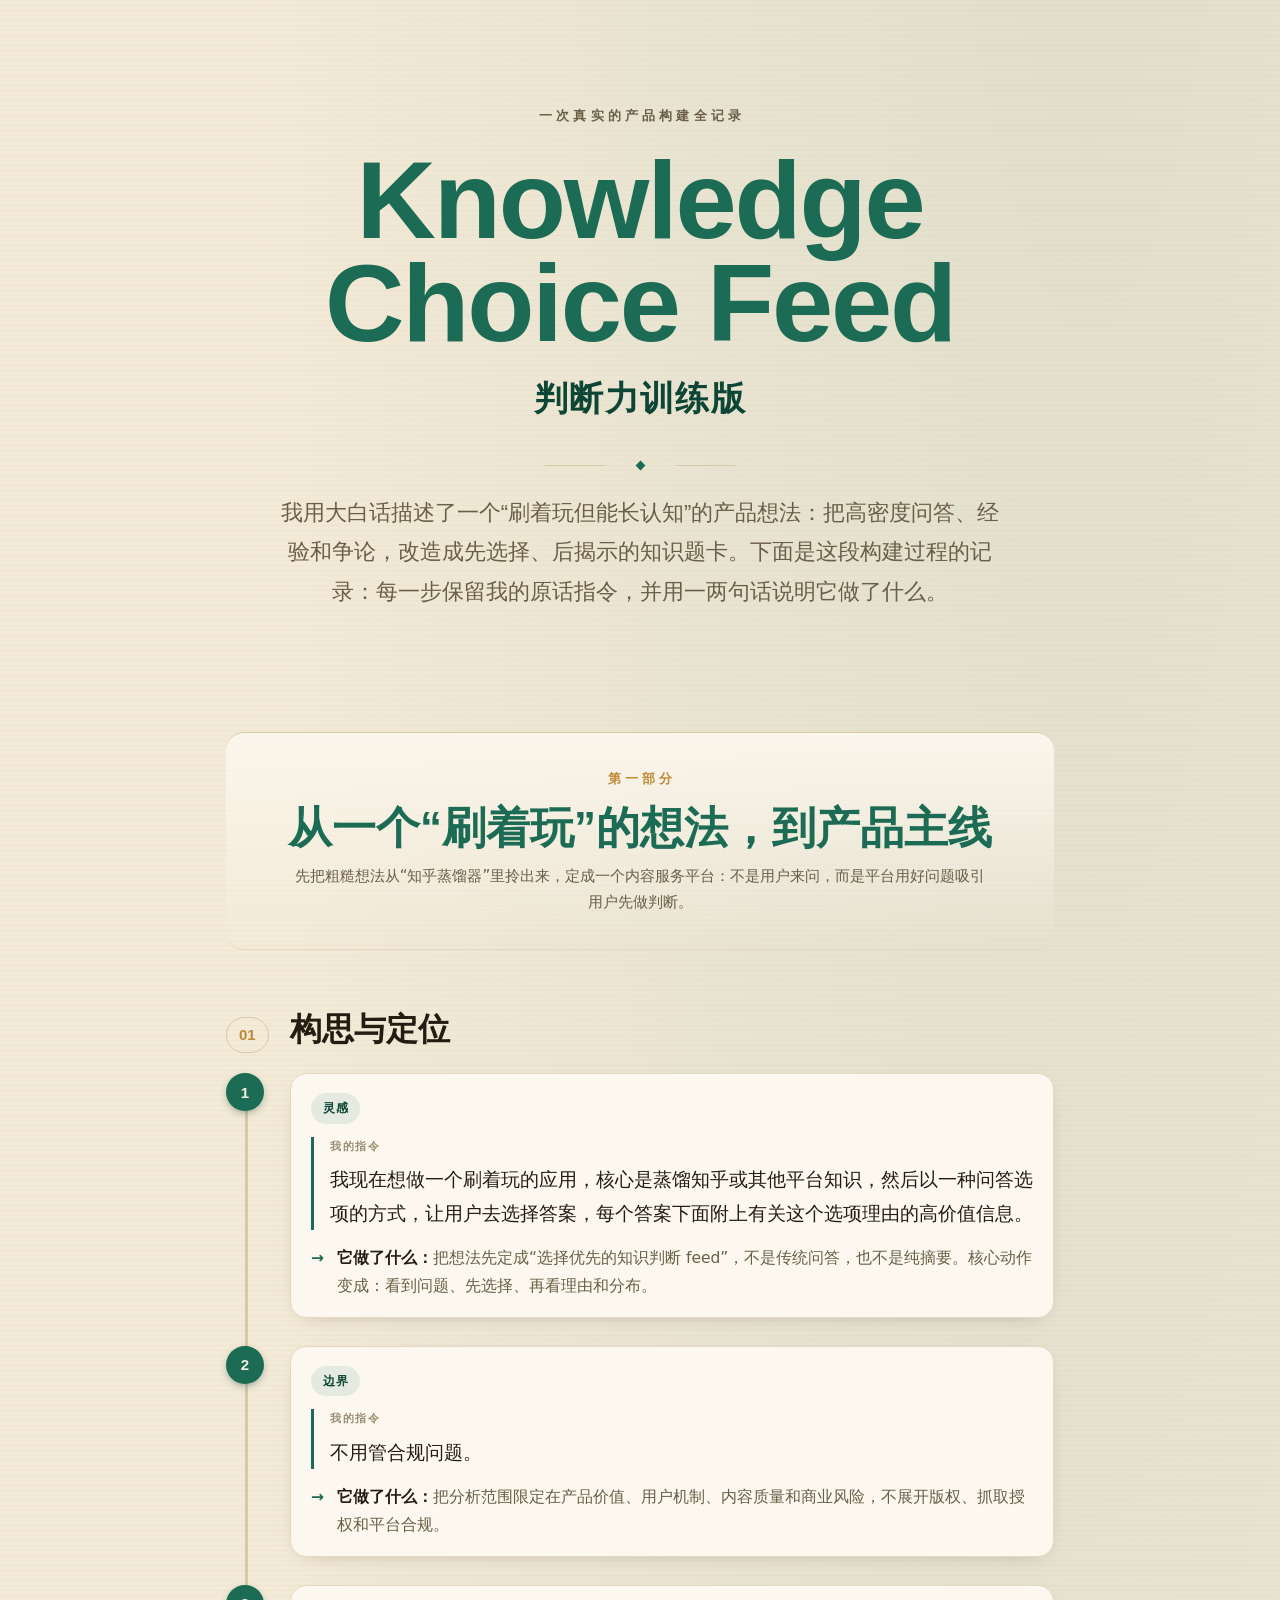
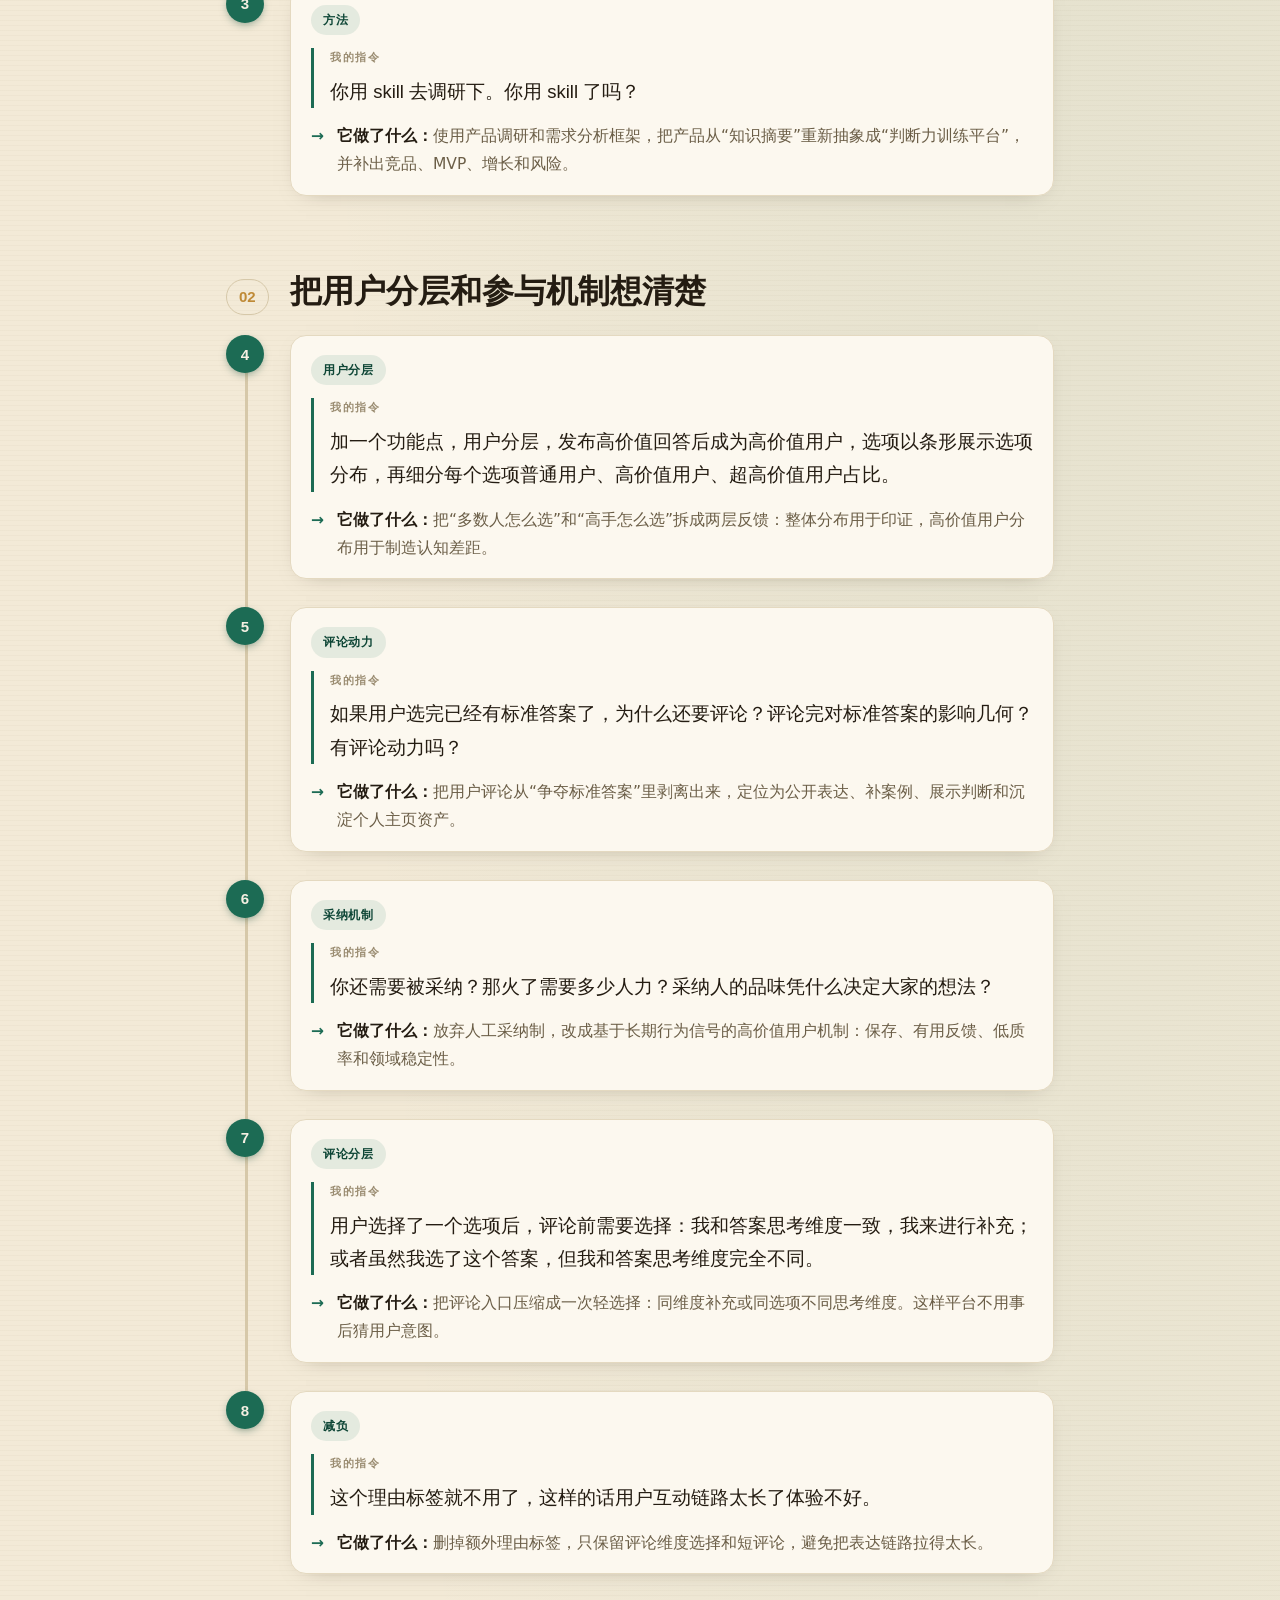
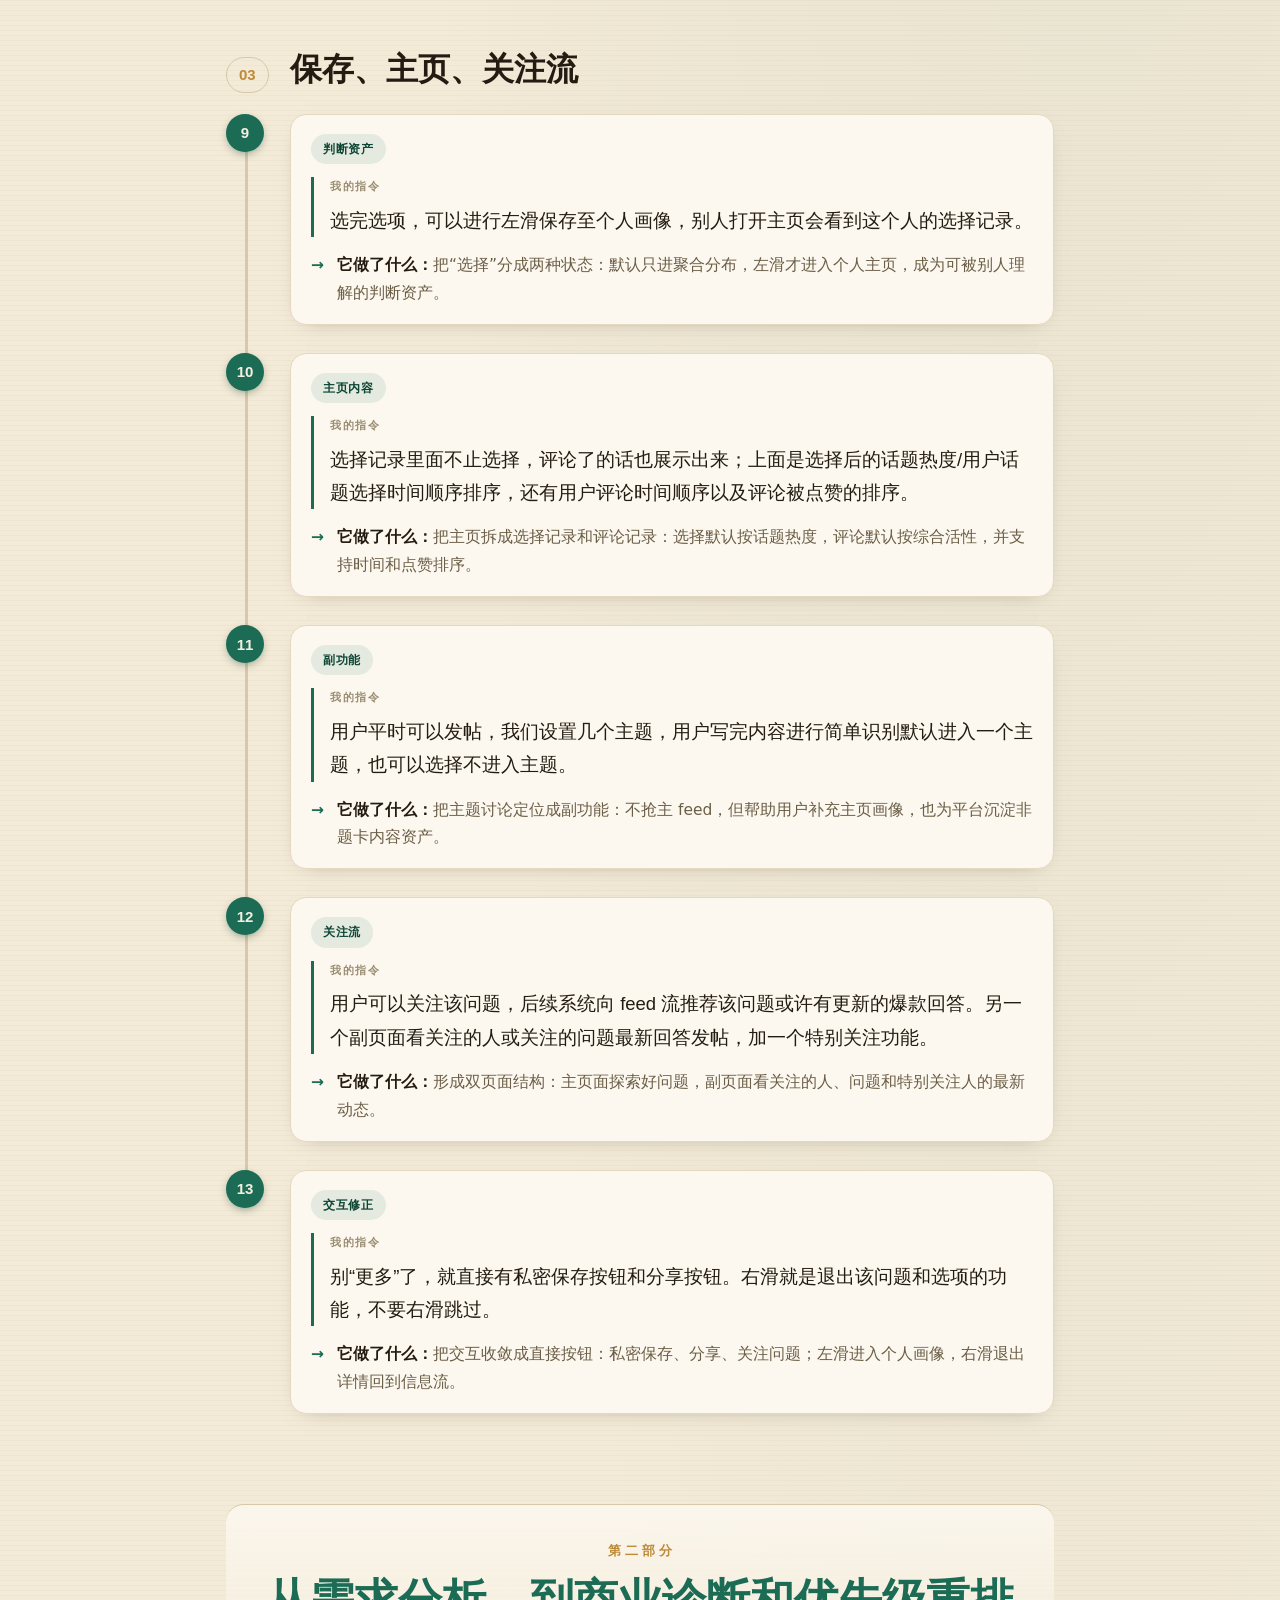
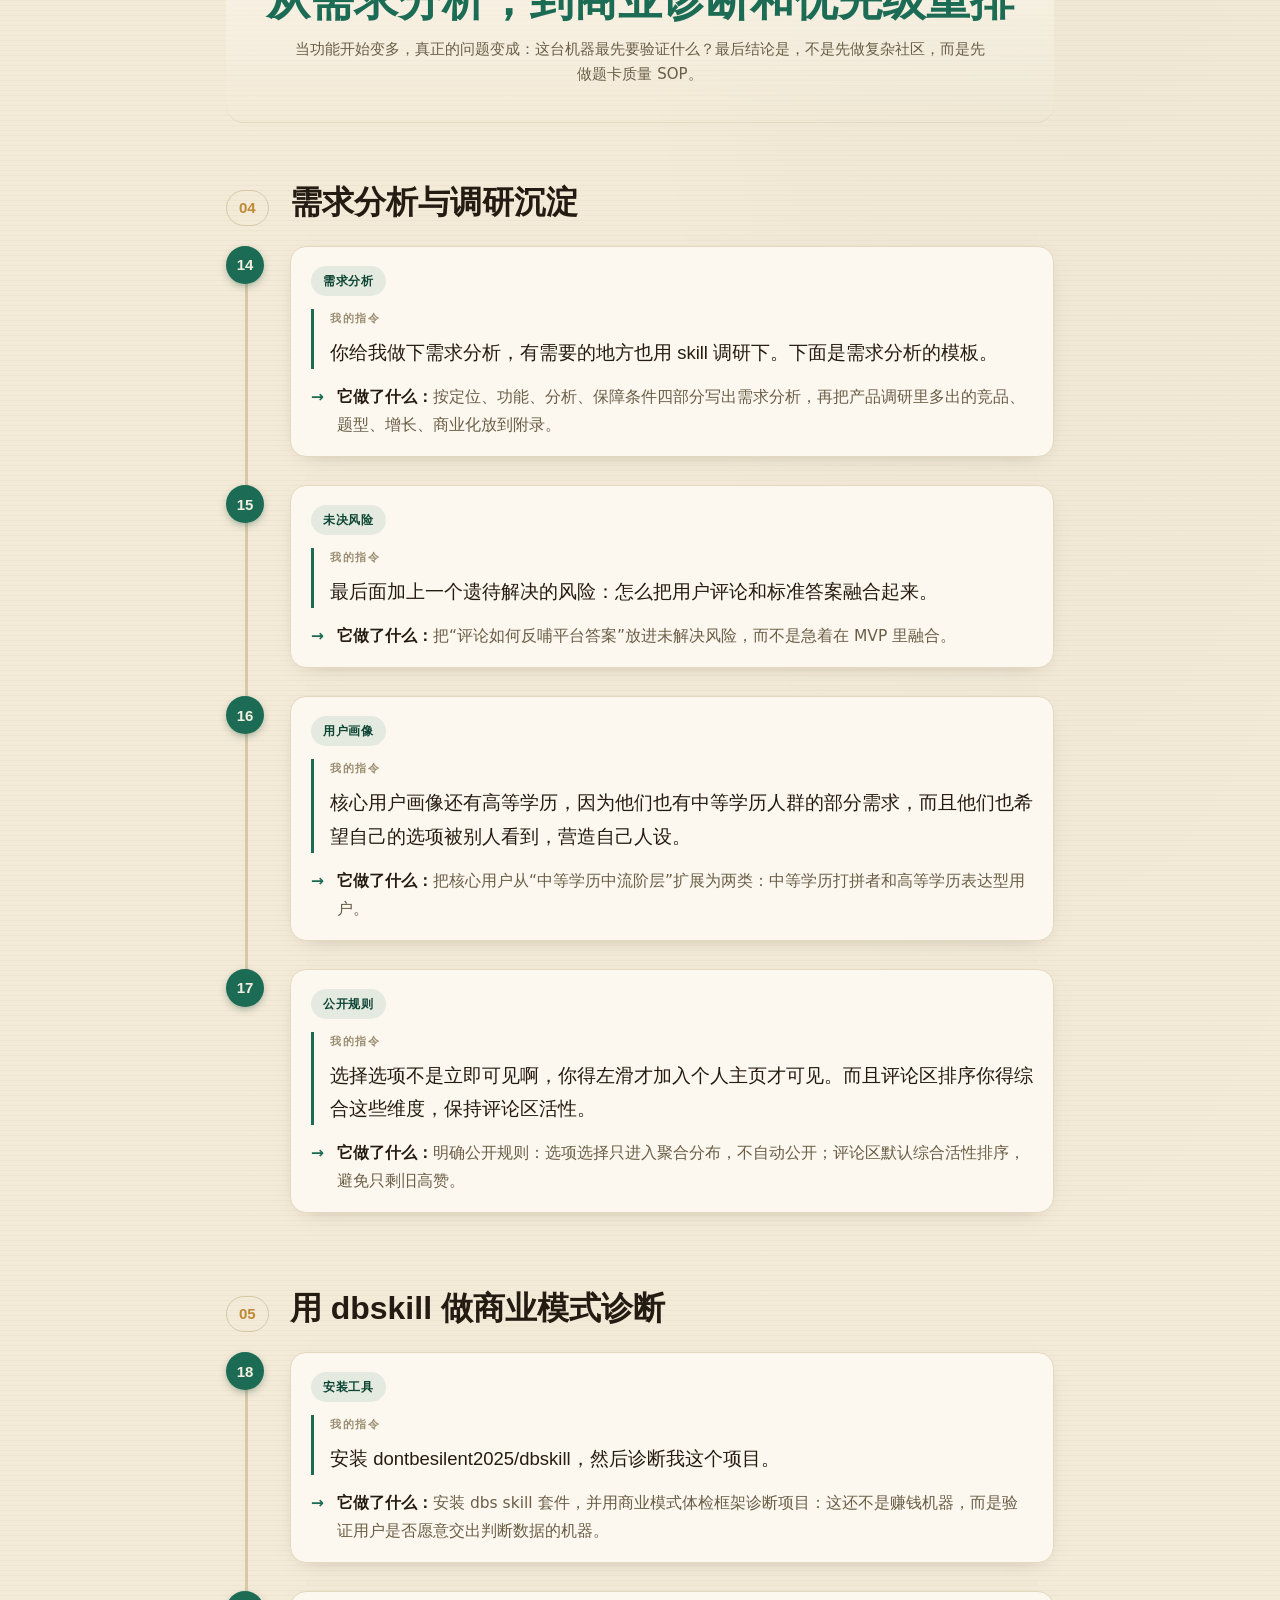
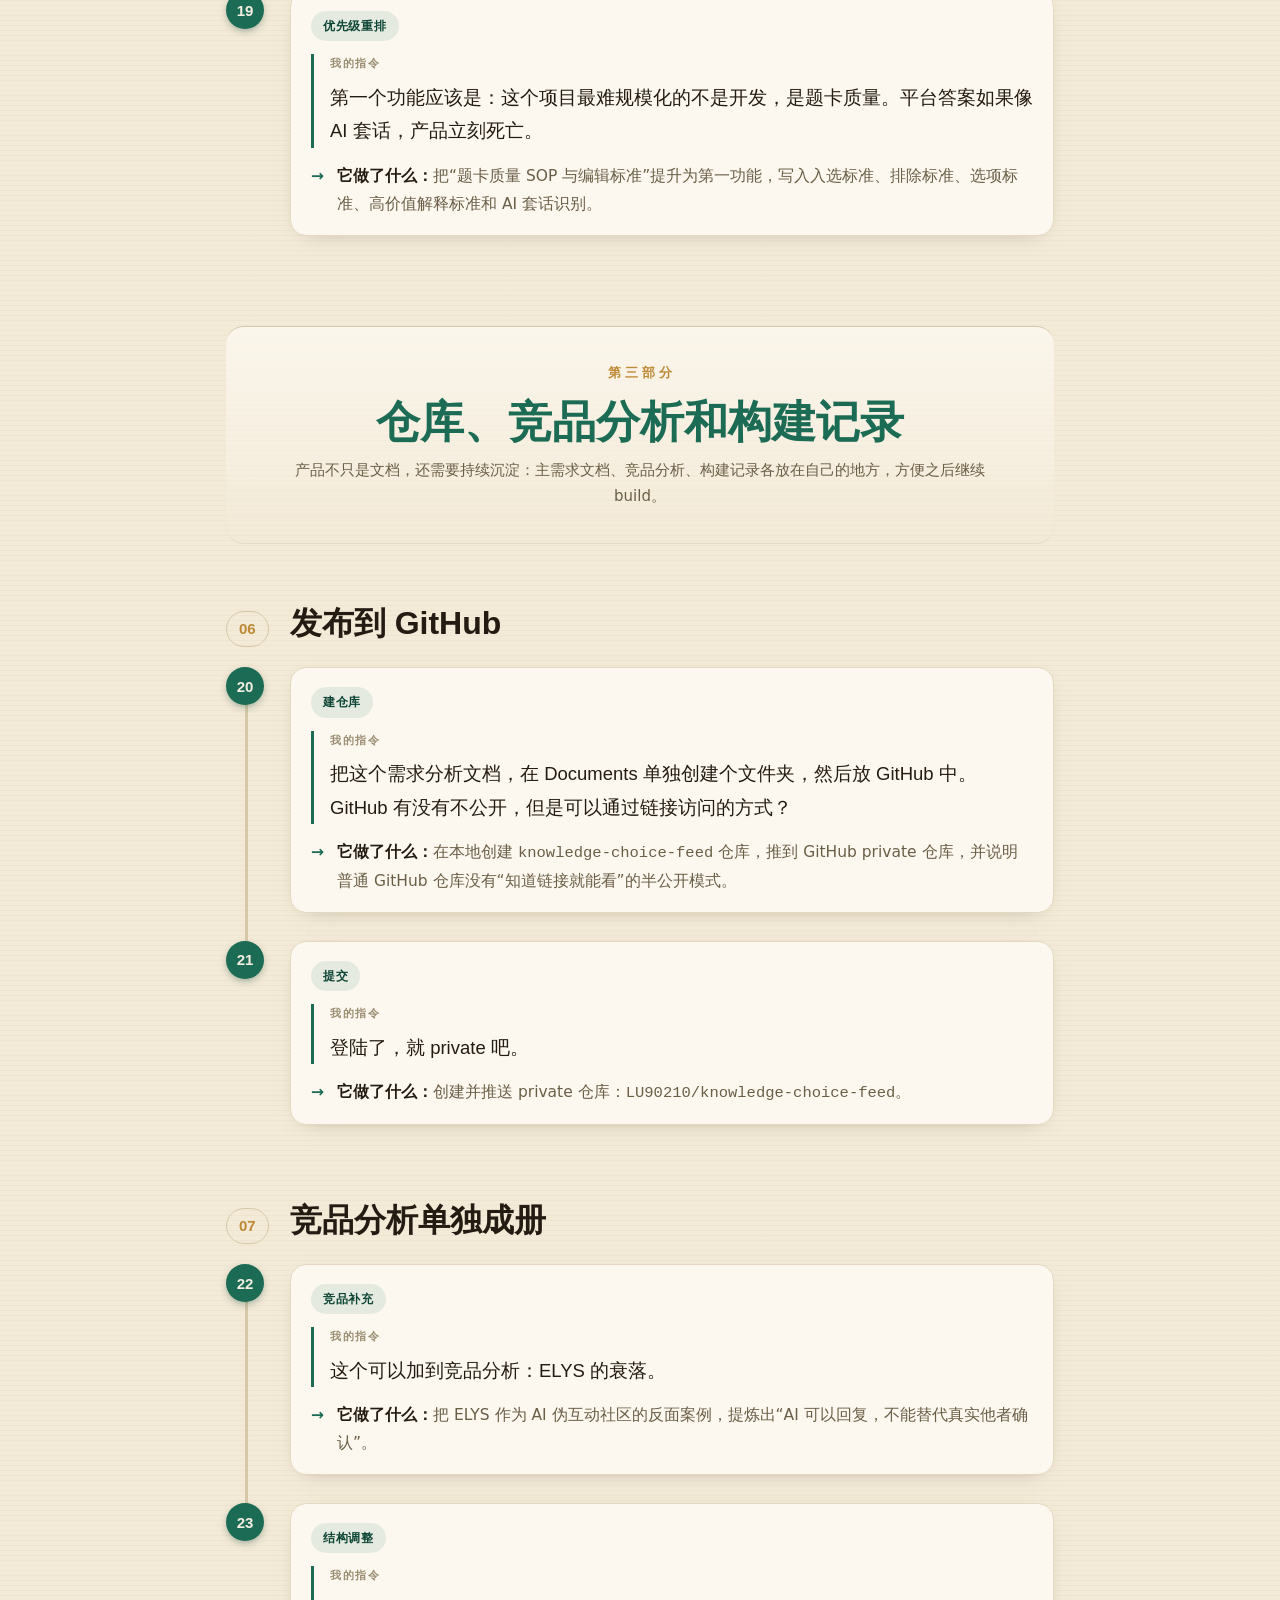
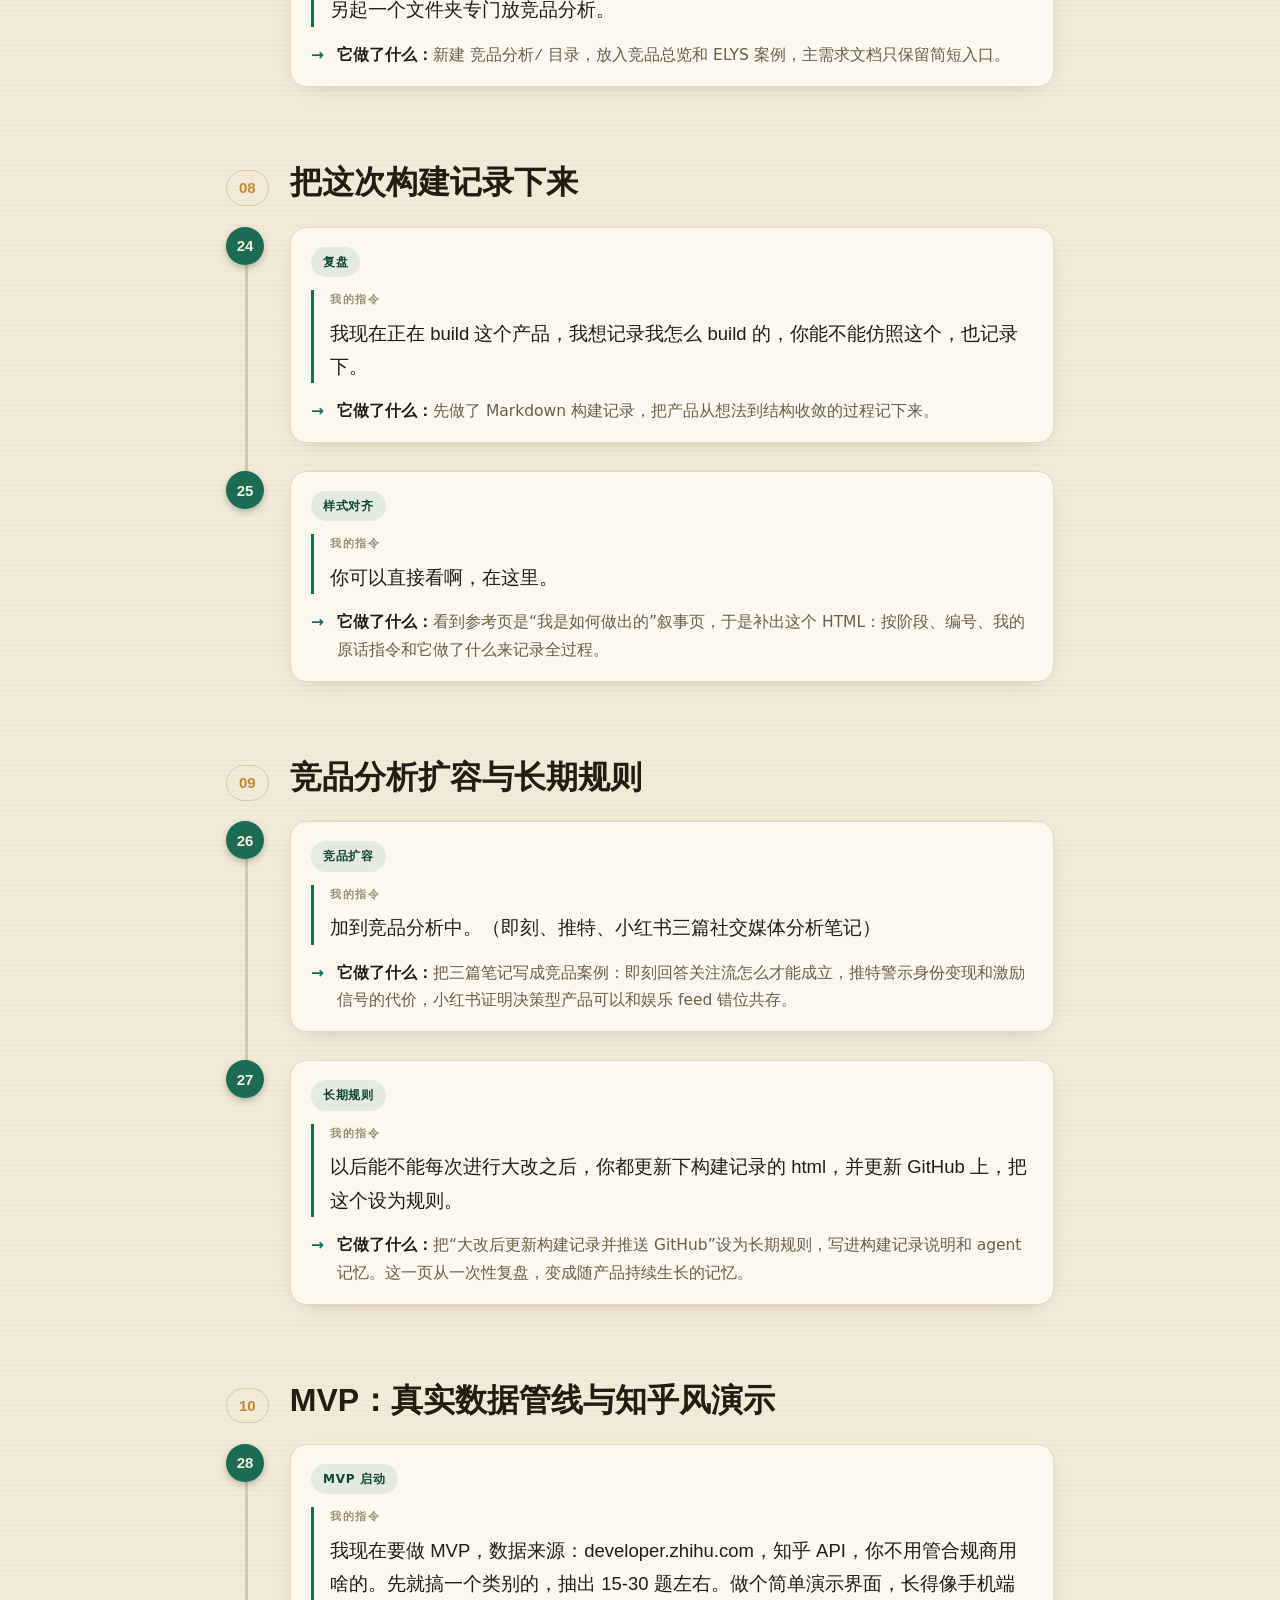
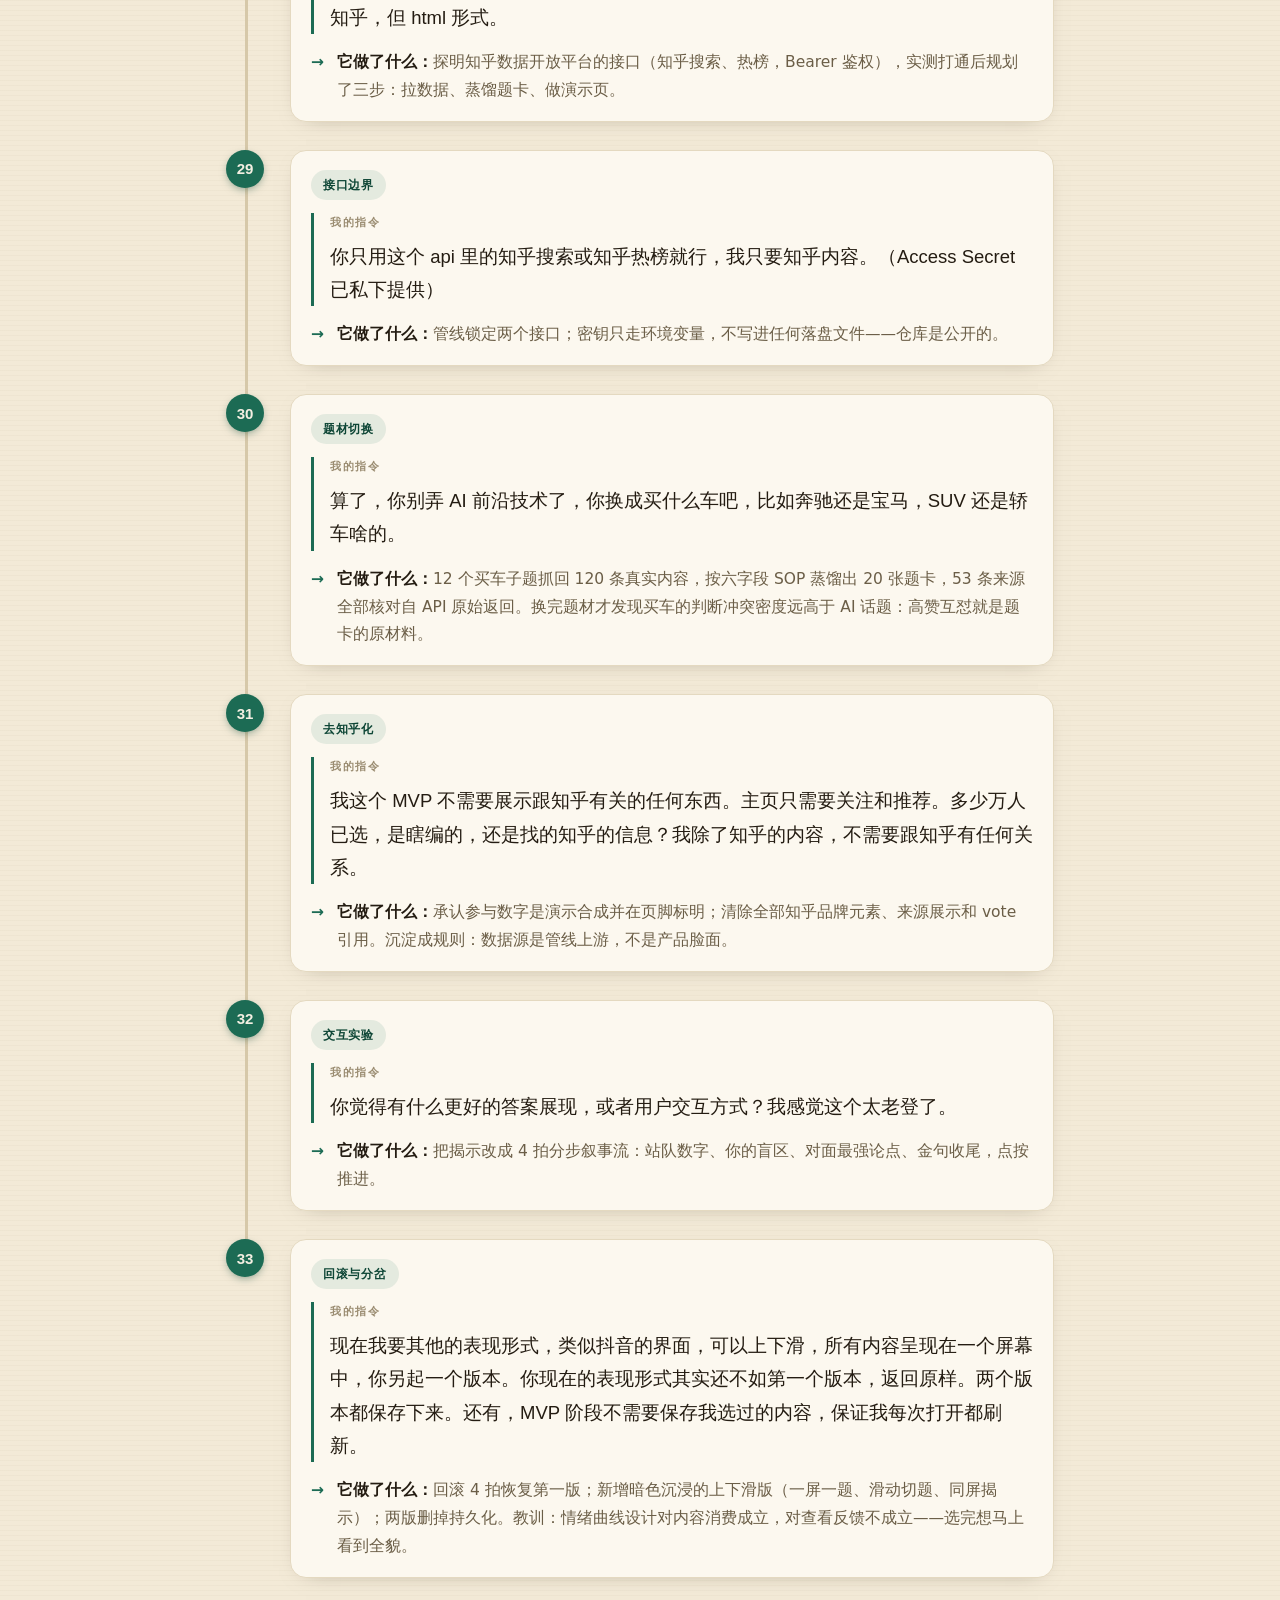
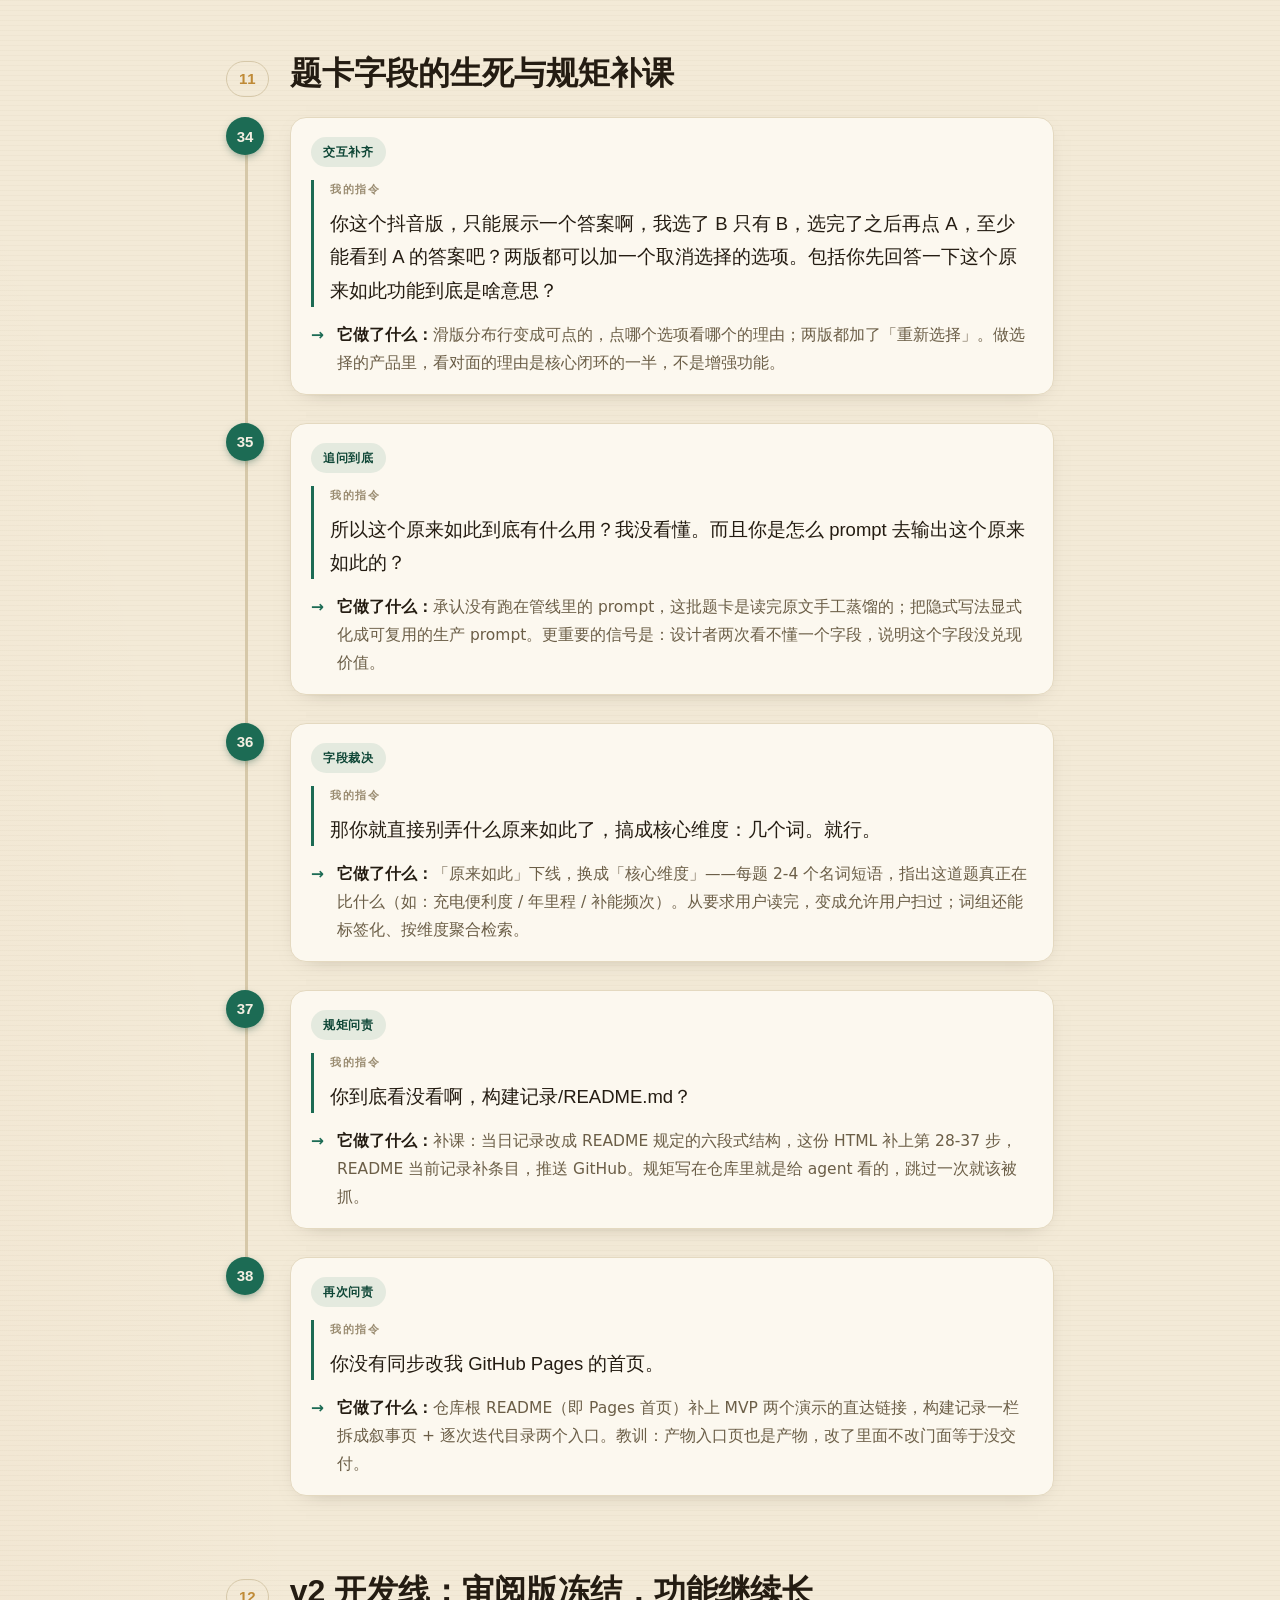
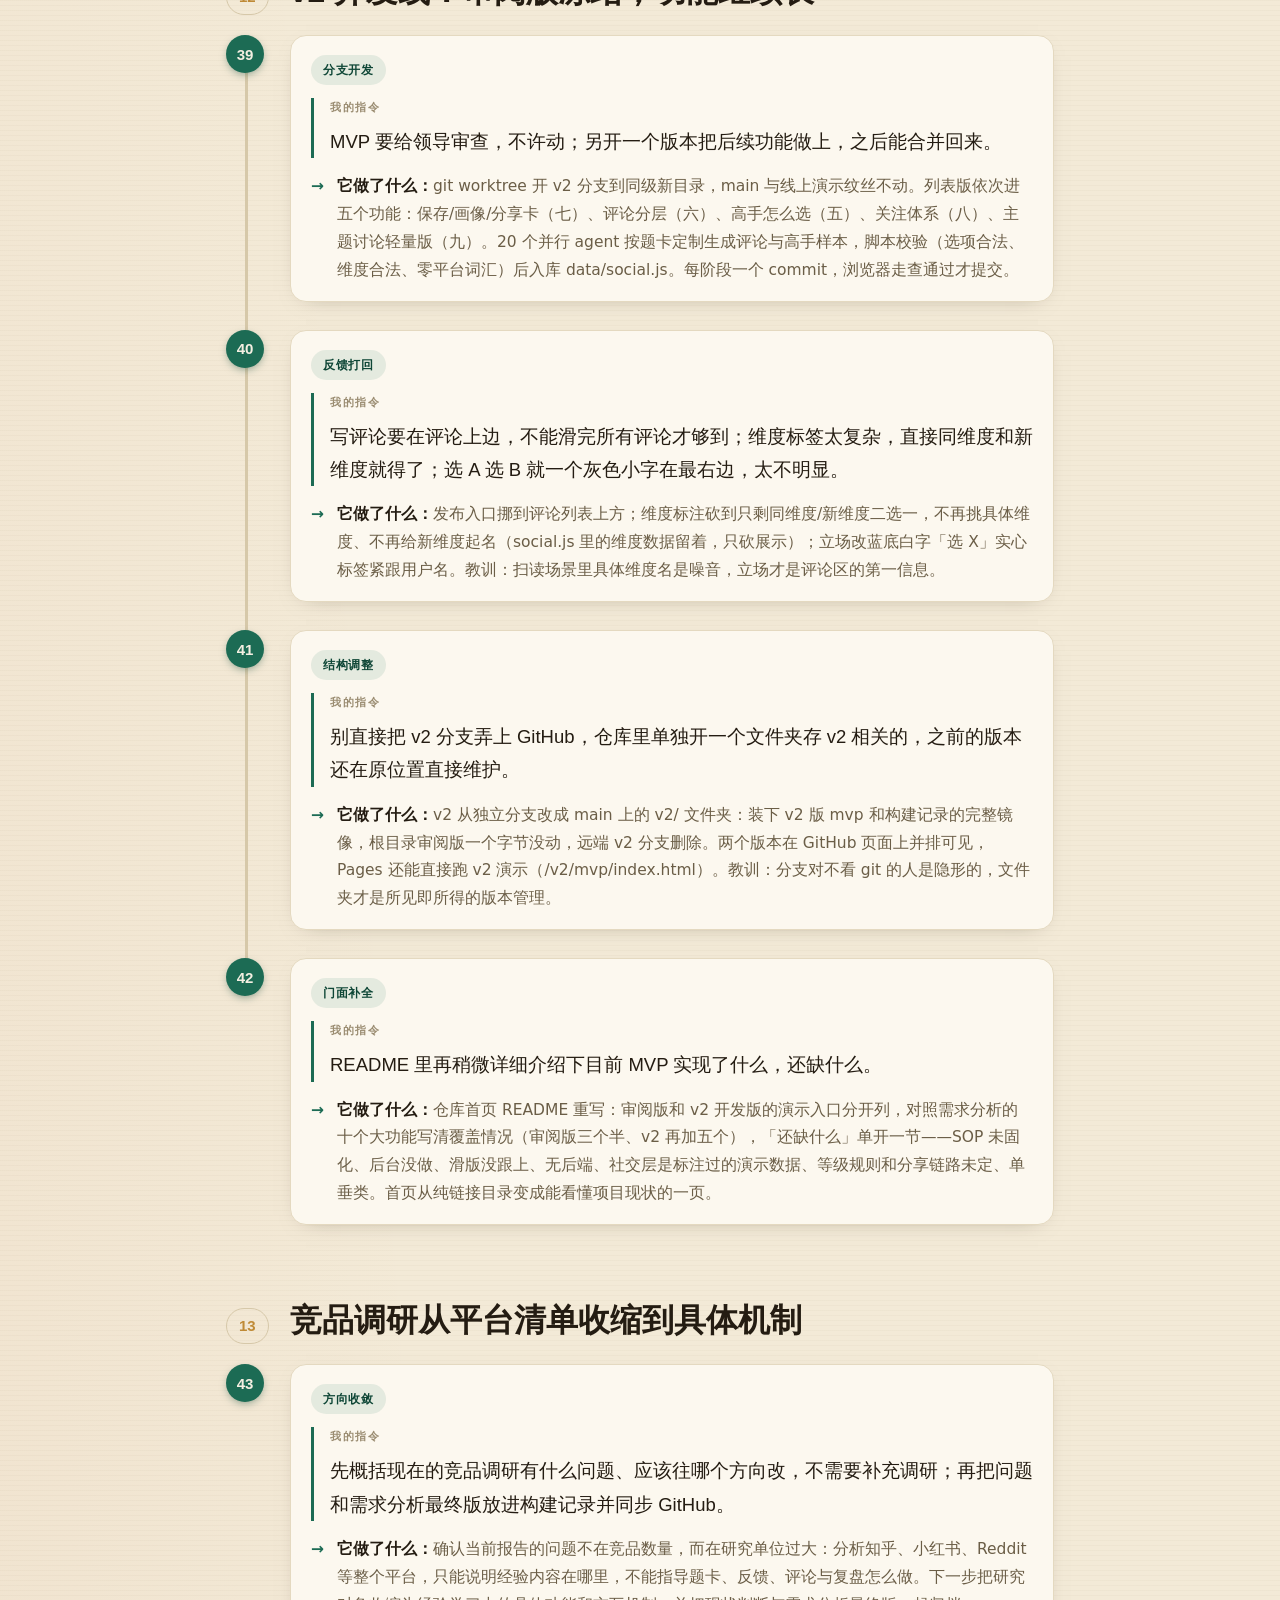
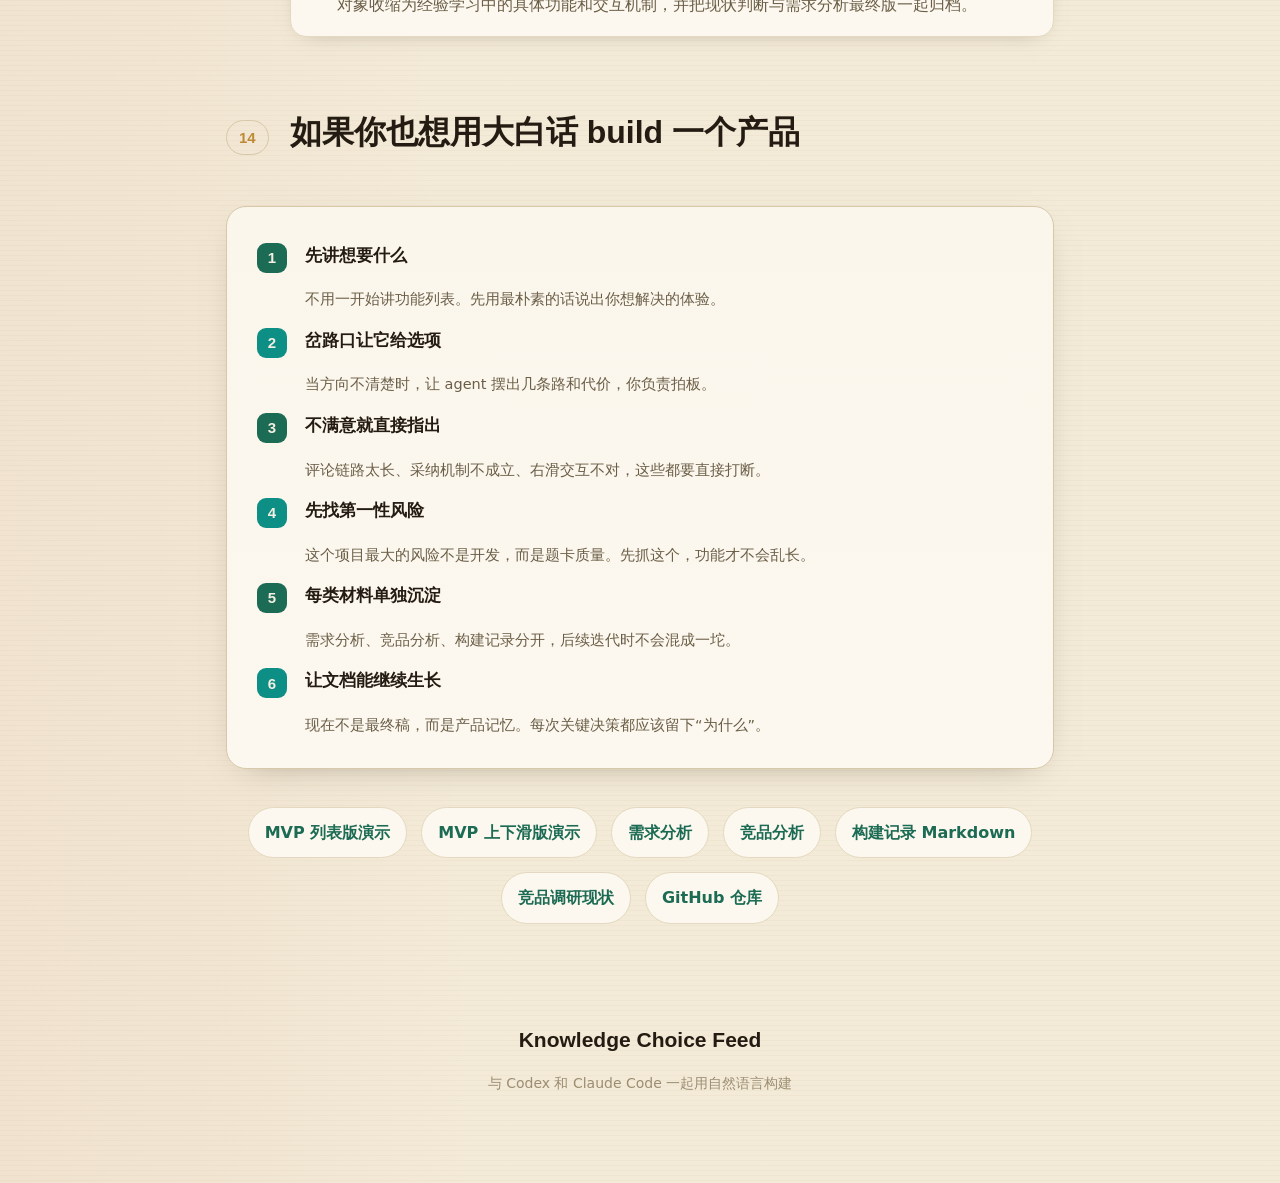
<file: v2/构建记录/how-i-built-knowledge-choice-feed.html>
<!doctype html>
<html lang="zh-CN">
<head>
  <meta charset="utf-8">
  <meta name="viewport" content="width=device-width, initial-scale=1">
  <title>我是如何做出的：Knowledge Choice Feed</title>
  <style>
    :root {
      --paper: #f3ead7;
      --paper-2: #fbf6ec;
      --panel: #fcf8ef;
      --ink: #241c12;
      --ink-soft: #6b5e47;
      --ink-faint: #9b8d72;
      --line: #e4d9c0;
      --line-strong: #d6c8a9;
      --green: #1c6b54;
      --green-deep: #0e4636;
      --ember: #bd562a;
      --gold: #bf8a36;
      --teal: #0e8f86;
      --display:
        "Iowan Old Style", "Palatino Linotype", "Book Antiqua", Palatino,
        Georgia, "Source Han Sans SC", "Source Han Sans CN",
        "Noto Sans CJK SC", "思源黑体", "PingFang SC", sans-serif;
      --sans:
        "Avenir Next", Avenir, "Helvetica Neue", "Source Han Sans SC",
        "Source Han Sans CN", "Noto Sans CJK SC", "思源黑体", "PingFang SC",
        "Hiragino Sans GB", "Microsoft YaHei", system-ui, sans-serif;
    }

    * {
      box-sizing: border-box;
      margin: 0;
      padding: 0;
    }

    html {
      scroll-behavior: smooth;
    }

    body {
      margin: 0;
      color: var(--ink);
      background-color: var(--paper);
      background-image:
        radial-gradient(120% 90% at 85% -10%, rgba(28, 107, 84, 0.1), transparent 55%),
        radial-gradient(90% 70% at -10% 110%, rgba(189, 86, 42, 0.08), transparent 55%),
        repeating-linear-gradient(0deg, rgba(120, 100, 60, 0.035) 0 1px, transparent 1px 5px);
      font-family: var(--sans);
      line-height: 1.85;
      word-break: normal;
      overflow-wrap: anywhere;
      -webkit-font-smoothing: antialiased;
      text-rendering: optimizeLegibility;
    }

    a {
      color: var(--green);
      text-decoration: none;
      border-bottom: 1px solid var(--line-strong);
    }

    #progress {
      position: fixed;
      top: 0;
      left: 0;
      right: 0;
      height: 3px;
      z-index: 50;
      background: linear-gradient(90deg, var(--green), var(--teal), var(--gold));
      transform: scaleX(0);
      transform-origin: 0 50%;
    }

    .page {
      max-width: 880px;
      margin: 0 auto;
      padding: 0 26px;
    }

    .hero {
      padding: 104px 0 44px;
      text-align: center;
    }

    .eyebrow {
      font-family: var(--sans);
      color: var(--ink-soft);
      font-size: 13px;
      letter-spacing: 0.32em;
      font-weight: 700;
      margin-bottom: 20px;
      padding-left: 0.32em;
    }

    h1 {
      margin: 0;
      color: var(--green);
      font-family: var(--display);
      font-weight: 600;
      font-size: clamp(56px, 11vw, 110px);
      line-height: 0.94;
      letter-spacing: -0.02em;
    }

    .subtitle {
      font-family: var(--display);
      font-weight: 700;
      color: var(--green-deep);
      font-size: clamp(22px, 4.4vw, 34px);
      margin-top: 12px;
      letter-spacing: 0.04em;
    }

    .diamond {
      display: flex;
      align-items: center;
      justify-content: center;
      gap: 16px;
      margin: 32px 0 24px;
    }

    .diamond::before,
    .diamond::after {
      content: "";
      width: 60px;
      height: 1px;
      background: var(--line-strong);
    }

    .diamond i {
      width: 7px;
      height: 7px;
      background: var(--green);
      transform: rotate(45deg);
    }

    .intro {
      width: min(720px, 100%);
      margin: 0 auto;
      font-family: var(--display);
      color: var(--ink-soft);
      font-size: clamp(18px, 2.3vw, 22px);
      line-height: 1.8;
    }

    .part-card {
      margin: 76px 0 6px;
      padding: 34px 24px;
      background: linear-gradient(180deg, var(--paper-2), transparent);
      border-top: 1px solid var(--line-strong);
      border-bottom: 1px solid var(--line);
      border-radius: 18px;
      text-align: center;
    }

    .part-label {
      color: var(--gold);
      font-family: var(--sans);
      font-size: 13px;
      font-weight: 700;
      letter-spacing: 0.3em;
      padding-left: 0.3em;
    }

    .part-card h2 {
      margin: 10px 0 0;
      color: var(--green);
      font-family: var(--display);
      font-weight: 700;
      font-size: clamp(28px, 5.6vw, 44px);
      line-height: 1.22;
    }

    .part-card p {
      margin: 10px auto 0;
      width: min(700px, 100%);
      color: var(--ink-soft);
      font-size: 15px;
      line-height: 1.7;
    }

    .section {
      margin: 0 0 8px;
    }

    .section-number {
      display: inline-block;
      color: var(--gold);
      font-family: var(--display);
      font-size: 15px;
      font-weight: 700;
      border: 1px solid var(--line-strong);
      border-radius: 999px;
      padding: 3px 12px;
      margin-top: 52px;
    }

    .section h2 {
      display: inline-block;
      margin: 52px 0 8px 16px;
      color: var(--ink);
      font-family: var(--display);
      font-weight: 700;
      font-size: clamp(23px, 4vw, 32px);
      line-height: 1.35;
    }

    .step {
      display: grid;
      grid-template-columns: 46px 1fr;
      gap: 18px;
      padding: 14px 0;
      border: 0;
      position: relative;
    }

    .step::before {
      content: "";
      position: absolute;
      left: 19px;
      top: 33px;
      bottom: -33px;
      width: 3px;
      background: var(--line-strong);
      z-index: 0;
    }

    .step:last-child::before {
      display: none;
    }

    .step-index {
      position: relative;
      z-index: 1;
      width: 38px;
      height: 38px;
      border-radius: 50%;
      background: var(--green);
      color: #f4efe2;
      display: grid;
      place-items: center;
      font-family: var(--display);
      font-weight: 700;
      font-size: 15px;
      line-height: 1;
      box-shadow: 0 3px 10px -3px rgba(14, 70, 54, 0.6);
    }

    .tag {
      display: inline-block;
      margin-bottom: 13px;
      color: var(--green-deep);
      background: rgba(28, 107, 84, 0.1);
      font-size: 12px;
      letter-spacing: 0.06em;
      font-weight: 700;
      padding: 4px 12px;
      border-radius: 999px;
    }

    .prompt {
      margin: 0;
      font-family: var(--display);
      font-size: 18.5px;
      line-height: 1.8;
      color: var(--ink);
      padding-left: 16px;
      border-left: 3px solid var(--green);
      font-weight: 400;
    }

    .prompt span {
      display: block;
      font-family: var(--sans);
      font-size: 11px;
      letter-spacing: 0.14em;
      color: var(--ink-faint);
      font-weight: 700;
      margin-bottom: 7px;
    }

    .did {
      margin-top: 15px;
      color: var(--ink-soft);
      font-size: 15.5px;
      line-height: 1.8;
      display: block;
      position: relative;
      padding-left: 26px;
    }

    .did::before {
      content: "→";
      position: absolute;
      left: 0;
      top: 0;
      color: var(--green);
      font-weight: 700;
    }

    .did strong {
      color: var(--ink);
      font-weight: 700;
      white-space: nowrap;
    }

    .step > div:nth-child(2) {
      background: var(--panel);
      border: 1px solid var(--line);
      border-radius: 16px;
      padding: 18px 20px 16px;
      box-shadow: 0 6px 22px -16px rgba(40, 30, 12, 0.5);
    }

    .principles {
      display: grid;
      gap: 14px;
      margin: 44px 0 8px;
      background: linear-gradient(180deg, var(--paper-2), var(--panel));
      border: 1px solid var(--line-strong);
      border-radius: 20px;
      padding: 34px 30px 30px;
      box-shadow: 0 10px 34px -22px rgba(40, 30, 12, 0.5);
      counter-reset: principle;
    }

    .principle {
      display: grid;
      grid-template-columns: 34px 1fr;
      gap: 14px;
      padding: 0;
      background: transparent;
      border: 0;
      border-radius: 0;
    }

    .principle::before {
      counter-increment: principle;
      content: counter(principle);
      width: 30px;
      height: 30px;
      border-radius: 9px;
      background: var(--green);
      color: #f4efe2;
      display: grid;
      place-items: center;
      font-family: var(--display);
      font-weight: 700;
      font-size: 15px;
      margin-top: 2px;
    }

    .principle:nth-child(even)::before {
      background: var(--teal);
    }

    .principle h3 {
      margin: 0 0 2px;
      color: var(--ink);
      font-size: 16.5px;
      font-weight: 700;
      letter-spacing: 0;
    }

    .principle p {
      margin: 0;
      color: var(--ink-soft);
      font-size: 14.5px;
      line-height: 1.7;
      grid-column: 2;
    }

    .links {
      display: flex;
      flex-wrap: wrap;
      gap: 14px;
      justify-content: center;
      margin: 38px 0 96px;
    }

    .links a {
      border: 1px solid var(--line);
      border-radius: 999px;
      padding: 10px 16px;
      background: var(--panel);
      font-weight: 700;
    }

    footer {
      margin: 66px 0 90px;
      padding: 0;
      color: var(--ink-faint);
      text-align: center;
      font-size: 14px;
      line-height: 1.9;
    }

    footer .mark {
      font-family: var(--display);
      font-size: 21px;
      color: var(--ink);
      font-weight: 700;
      display: block;
      margin-bottom: 10px;
    }

    @media (max-width: 700px) {
      .hero {
        padding: 60px 0 24px;
      }

      .step {
        grid-template-columns: 36px 1fr;
        gap: 12px;
      }

      .step-index {
        width: 32px;
        height: 32px;
        font-size: 14px;
      }

      .prompt {
        font-size: 17px;
      }
    }
  </style>
</head>
<body>
  <div id="progress"></div>
  <main class="page">
    <section class="hero">
      <div class="eyebrow">一次真实的产品构建全记录</div>
      <h1>Knowledge<br>Choice Feed</h1>
      <div class="subtitle">判断力训练版</div>
      <div class="diamond"><span></span><i></i><span></span></div>
      <p class="intro">
        我用大白话描述了一个“刷着玩但能长认知”的产品想法：把高密度问答、经验和争论，改造成先选择、后揭示的知识题卡。下面是这段构建过程的记录：每一步保留我的原话指令，并用一两句话说明它做了什么。
      </p>
    </section>

    <section class="part-card">
      <div class="part-label">第一部分</div>
      <h2>从一个“刷着玩”的想法，到产品主线</h2>
      <p>先把粗糙想法从“知乎蒸馏器”里拎出来，定成一个内容服务平台：不是用户来问，而是平台用好问题吸引用户先做判断。</p>
    </section>

    <section class="section">
      <div class="section-number">01</div>
      <h2>构思与定位</h2>

      <article class="step">
        <div class="step-index">1</div>
        <div>
          <div class="tag">灵感</div>
          <p class="prompt"><span>我的指令</span> 我现在想做一个刷着玩的应用，核心是蒸馏知乎或其他平台知识，然后以一种问答选项的方式，让用户去选择答案，每个答案下面附上有关这个选项理由的高价值信息。</p>
          <p class="did"><strong>它做了什么：</strong>把想法先定成“选择优先的知识判断 feed”，不是传统问答，也不是纯摘要。核心动作变成：看到问题、先选择、再看理由和分布。</p>
        </div>
      </article>

      <article class="step">
        <div class="step-index">2</div>
        <div>
          <div class="tag">边界</div>
          <p class="prompt"><span>我的指令</span> 不用管合规问题。</p>
          <p class="did"><strong>它做了什么：</strong>把分析范围限定在产品价值、用户机制、内容质量和商业风险，不展开版权、抓取授权和平台合规。</p>
        </div>
      </article>

      <article class="step">
        <div class="step-index">3</div>
        <div>
          <div class="tag">方法</div>
          <p class="prompt"><span>我的指令</span> 你用 skill 去调研下。你用 skill 了吗？</p>
          <p class="did"><strong>它做了什么：</strong>使用产品调研和需求分析框架，把产品从“知识摘要”重新抽象成“判断力训练平台”，并补出竞品、MVP、增长和风险。</p>
        </div>
      </article>
    </section>

    <section class="section">
      <div class="section-number">02</div>
      <h2>把用户分层和参与机制想清楚</h2>

      <article class="step">
        <div class="step-index">4</div>
        <div>
          <div class="tag">用户分层</div>
          <p class="prompt"><span>我的指令</span> 加一个功能点，用户分层，发布高价值回答后成为高价值用户，选项以条形展示选项分布，再细分每个选项普通用户、高价值用户、超高价值用户占比。</p>
          <p class="did"><strong>它做了什么：</strong>把“多数人怎么选”和“高手怎么选”拆成两层反馈：整体分布用于印证，高价值用户分布用于制造认知差距。</p>
        </div>
      </article>

      <article class="step">
        <div class="step-index">5</div>
        <div>
          <div class="tag">评论动力</div>
          <p class="prompt"><span>我的指令</span> 如果用户选完已经有标准答案了，为什么还要评论？评论完对标准答案的影响几何？有评论动力吗？</p>
          <p class="did"><strong>它做了什么：</strong>把用户评论从“争夺标准答案”里剥离出来，定位为公开表达、补案例、展示判断和沉淀个人主页资产。</p>
        </div>
      </article>

      <article class="step">
        <div class="step-index">6</div>
        <div>
          <div class="tag">采纳机制</div>
          <p class="prompt"><span>我的指令</span> 你还需要被采纳？那火了需要多少人力？采纳人的品味凭什么决定大家的想法？</p>
          <p class="did"><strong>它做了什么：</strong>放弃人工采纳制，改成基于长期行为信号的高价值用户机制：保存、有用反馈、低质率和领域稳定性。</p>
        </div>
      </article>

      <article class="step">
        <div class="step-index">7</div>
        <div>
          <div class="tag">评论分层</div>
          <p class="prompt"><span>我的指令</span> 用户选择了一个选项后，评论前需要选择：我和答案思考维度一致，我来进行补充；或者虽然我选了这个答案，但我和答案思考维度完全不同。</p>
          <p class="did"><strong>它做了什么：</strong>把评论入口压缩成一次轻选择：同维度补充或同选项不同思考维度。这样平台不用事后猜用户意图。</p>
        </div>
      </article>

      <article class="step">
        <div class="step-index">8</div>
        <div>
          <div class="tag">减负</div>
          <p class="prompt"><span>我的指令</span> 这个理由标签就不用了，这样的话用户互动链路太长了体验不好。</p>
          <p class="did"><strong>它做了什么：</strong>删掉额外理由标签，只保留评论维度选择和短评论，避免把表达链路拉得太长。</p>
        </div>
      </article>
    </section>

    <section class="section">
      <div class="section-number">03</div>
      <h2>保存、主页、关注流</h2>

      <article class="step">
        <div class="step-index">9</div>
        <div>
          <div class="tag">判断资产</div>
          <p class="prompt"><span>我的指令</span> 选完选项，可以进行左滑保存至个人画像，别人打开主页会看到这个人的选择记录。</p>
          <p class="did"><strong>它做了什么：</strong>把“选择”分成两种状态：默认只进聚合分布，左滑才进入个人主页，成为可被别人理解的判断资产。</p>
        </div>
      </article>

      <article class="step">
        <div class="step-index">10</div>
        <div>
          <div class="tag">主页内容</div>
          <p class="prompt"><span>我的指令</span> 选择记录里面不止选择，评论了的话也展示出来；上面是选择后的话题热度/用户话题选择时间顺序排序，还有用户评论时间顺序以及评论被点赞的排序。</p>
          <p class="did"><strong>它做了什么：</strong>把主页拆成选择记录和评论记录：选择默认按话题热度，评论默认按综合活性，并支持时间和点赞排序。</p>
        </div>
      </article>

      <article class="step">
        <div class="step-index">11</div>
        <div>
          <div class="tag">副功能</div>
          <p class="prompt"><span>我的指令</span> 用户平时可以发帖，我们设置几个主题，用户写完内容进行简单识别默认进入一个主题，也可以选择不进入主题。</p>
          <p class="did"><strong>它做了什么：</strong>把主题讨论定位成副功能：不抢主 feed，但帮助用户补充主页画像，也为平台沉淀非题卡内容资产。</p>
        </div>
      </article>

      <article class="step">
        <div class="step-index">12</div>
        <div>
          <div class="tag">关注流</div>
          <p class="prompt"><span>我的指令</span> 用户可以关注该问题，后续系统向 feed 流推荐该问题或许有更新的爆款回答。另一个副页面看关注的人或关注的问题最新回答发帖，加一个特别关注功能。</p>
          <p class="did"><strong>它做了什么：</strong>形成双页面结构：主页面探索好问题，副页面看关注的人、问题和特别关注人的最新动态。</p>
        </div>
      </article>

      <article class="step">
        <div class="step-index">13</div>
        <div>
          <div class="tag">交互修正</div>
          <p class="prompt"><span>我的指令</span> 别“更多”了，就直接有私密保存按钮和分享按钮。右滑就是退出该问题和选项的功能，不要右滑跳过。</p>
          <p class="did"><strong>它做了什么：</strong>把交互收敛成直接按钮：私密保存、分享、关注问题；左滑进入个人画像，右滑退出详情回到信息流。</p>
        </div>
      </article>
    </section>

    <section class="part-card">
      <div class="part-label">第二部分</div>
      <h2>从需求分析，到商业诊断和优先级重排</h2>
      <p>当功能开始变多，真正的问题变成：这台机器最先要验证什么？最后结论是，不是先做复杂社区，而是先做题卡质量 SOP。</p>
    </section>

    <section class="section">
      <div class="section-number">04</div>
      <h2>需求分析与调研沉淀</h2>

      <article class="step">
        <div class="step-index">14</div>
        <div>
          <div class="tag">需求分析</div>
          <p class="prompt"><span>我的指令</span> 你给我做下需求分析，有需要的地方也用 skill 调研下。下面是需求分析的模板。</p>
          <p class="did"><strong>它做了什么：</strong>按定位、功能、分析、保障条件四部分写出需求分析，再把产品调研里多出的竞品、题型、增长、商业化放到附录。</p>
        </div>
      </article>

      <article class="step">
        <div class="step-index">15</div>
        <div>
          <div class="tag">未决风险</div>
          <p class="prompt"><span>我的指令</span> 最后面加上一个遗待解决的风险：怎么把用户评论和标准答案融合起来。</p>
          <p class="did"><strong>它做了什么：</strong>把“评论如何反哺平台答案”放进未解决风险，而不是急着在 MVP 里融合。</p>
        </div>
      </article>

      <article class="step">
        <div class="step-index">16</div>
        <div>
          <div class="tag">用户画像</div>
          <p class="prompt"><span>我的指令</span> 核心用户画像还有高等学历，因为他们也有中等学历人群的部分需求，而且他们也希望自己的选项被别人看到，营造自己人设。</p>
          <p class="did"><strong>它做了什么：</strong>把核心用户从“中等学历中流阶层”扩展为两类：中等学历打拼者和高等学历表达型用户。</p>
        </div>
      </article>

      <article class="step">
        <div class="step-index">17</div>
        <div>
          <div class="tag">公开规则</div>
          <p class="prompt"><span>我的指令</span> 选择选项不是立即可见啊，你得左滑才加入个人主页才可见。而且评论区排序你得综合这些维度，保持评论区活性。</p>
          <p class="did"><strong>它做了什么：</strong>明确公开规则：选项选择只进入聚合分布，不自动公开；评论区默认综合活性排序，避免只剩旧高赞。</p>
        </div>
      </article>
    </section>

    <section class="section">
      <div class="section-number">05</div>
      <h2>用 dbskill 做商业模式诊断</h2>

      <article class="step">
        <div class="step-index">18</div>
        <div>
          <div class="tag">安装工具</div>
          <p class="prompt"><span>我的指令</span> 安装 dontbesilent2025/dbskill，然后诊断我这个项目。</p>
          <p class="did"><strong>它做了什么：</strong>安装 dbs skill 套件，并用商业模式体检框架诊断项目：这还不是赚钱机器，而是验证用户是否愿意交出判断数据的机器。</p>
        </div>
      </article>

      <article class="step">
        <div class="step-index">19</div>
        <div>
          <div class="tag">优先级重排</div>
          <p class="prompt"><span>我的指令</span> 第一个功能应该是：这个项目最难规模化的不是开发，是题卡质量。平台答案如果像 AI 套话，产品立刻死亡。</p>
          <p class="did"><strong>它做了什么：</strong>把“题卡质量 SOP 与编辑标准”提升为第一功能，写入入选标准、排除标准、选项标准、高价值解释标准和 AI 套话识别。</p>
        </div>
      </article>
    </section>

    <section class="part-card">
      <div class="part-label">第三部分</div>
      <h2>仓库、竞品分析和构建记录</h2>
      <p>产品不只是文档，还需要持续沉淀：主需求文档、竞品分析、构建记录各放在自己的地方，方便之后继续 build。</p>
    </section>

    <section class="section">
      <div class="section-number">06</div>
      <h2>发布到 GitHub</h2>

      <article class="step">
        <div class="step-index">20</div>
        <div>
          <div class="tag">建仓库</div>
          <p class="prompt"><span>我的指令</span> 把这个需求分析文档，在 Documents 单独创建个文件夹，然后放 GitHub 中。GitHub 有没有不公开，但是可以通过链接访问的方式？</p>
          <p class="did"><strong>它做了什么：</strong>在本地创建 <code>knowledge-choice-feed</code> 仓库，推到 GitHub private 仓库，并说明普通 GitHub 仓库没有“知道链接就能看”的半公开模式。</p>
        </div>
      </article>

      <article class="step">
        <div class="step-index">21</div>
        <div>
          <div class="tag">提交</div>
          <p class="prompt"><span>我的指令</span> 登陆了，就 private 吧。</p>
          <p class="did"><strong>它做了什么：</strong>创建并推送 private 仓库：<code>LU90210/knowledge-choice-feed</code>。</p>
        </div>
      </article>
    </section>

    <section class="section">
      <div class="section-number">07</div>
      <h2>竞品分析单独成册</h2>

      <article class="step">
        <div class="step-index">22</div>
        <div>
          <div class="tag">竞品补充</div>
          <p class="prompt"><span>我的指令</span> 这个可以加到竞品分析：ELYS 的衰落。</p>
          <p class="did"><strong>它做了什么：</strong>把 ELYS 作为 AI 伪互动社区的反面案例，提炼出“AI 可以回复，不能替代真实他者确认”。</p>
        </div>
      </article>

      <article class="step">
        <div class="step-index">23</div>
        <div>
          <div class="tag">结构调整</div>
          <p class="prompt"><span>我的指令</span> 另起一个文件夹专门放竞品分析。</p>
          <p class="did"><strong>它做了什么：</strong>新建 <code>竞品分析/</code> 目录，放入竞品总览和 ELYS 案例，主需求文档只保留简短入口。</p>
        </div>
      </article>
    </section>

    <section class="section">
      <div class="section-number">08</div>
      <h2>把这次构建记录下来</h2>

      <article class="step">
        <div class="step-index">24</div>
        <div>
          <div class="tag">复盘</div>
          <p class="prompt"><span>我的指令</span> 我现在正在 build 这个产品，我想记录我怎么 build 的，你能不能仿照这个，也记录下。</p>
          <p class="did"><strong>它做了什么：</strong>先做了 Markdown 构建记录，把产品从想法到结构收敛的过程记下来。</p>
        </div>
      </article>

      <article class="step">
        <div class="step-index">25</div>
        <div>
          <div class="tag">样式对齐</div>
          <p class="prompt"><span>我的指令</span> 你可以直接看啊，在这里。</p>
          <p class="did"><strong>它做了什么：</strong>看到参考页是“我是如何做出的”叙事页，于是补出这个 HTML：按阶段、编号、我的原话指令和它做了什么来记录全过程。</p>
        </div>
      </article>
    </section>

    <section class="section">
      <div class="section-number">09</div>
      <h2>竞品分析扩容与长期规则</h2>

      <article class="step">
        <div class="step-index">26</div>
        <div>
          <div class="tag">竞品扩容</div>
          <p class="prompt"><span>我的指令</span> 加到竞品分析中。（即刻、推特、小红书三篇社交媒体分析笔记）</p>
          <p class="did"><strong>它做了什么：</strong>把三篇笔记写成竞品案例：即刻回答关注流怎么才能成立，推特警示身份变现和激励信号的代价，小红书证明决策型产品可以和娱乐 feed 错位共存。</p>
        </div>
      </article>

      <article class="step">
        <div class="step-index">27</div>
        <div>
          <div class="tag">长期规则</div>
          <p class="prompt"><span>我的指令</span> 以后能不能每次进行大改之后，你都更新下构建记录的 html，并更新 GitHub 上，把这个设为规则。</p>
          <p class="did"><strong>它做了什么：</strong>把“大改后更新构建记录并推送 GitHub”设为长期规则，写进构建记录说明和 agent 记忆。这一页从一次性复盘，变成随产品持续生长的记忆。</p>
        </div>
      </article>
    </section>

    <section class="section">
      <div class="section-number">10</div>
      <h2>MVP：真实数据管线与知乎风演示</h2>

      <article class="step">
        <div class="step-index">28</div>
        <div>
          <div class="tag">MVP 启动</div>
          <p class="prompt"><span>我的指令</span> 我现在要做 MVP，数据来源：developer.zhihu.com，知乎 API，你不用管合规商用啥的。先就搞一个类别的，抽出 15-30 题左右。做个简单演示界面，长得像手机端知乎，但 html 形式。</p>
          <p class="did"><strong>它做了什么：</strong>探明知乎数据开放平台的接口（知乎搜索、热榜，Bearer 鉴权），实测打通后规划了三步：拉数据、蒸馏题卡、做演示页。</p>
        </div>
      </article>

      <article class="step">
        <div class="step-index">29</div>
        <div>
          <div class="tag">接口边界</div>
          <p class="prompt"><span>我的指令</span> 你只用这个 api 里的知乎搜索或知乎热榜就行，我只要知乎内容。（Access Secret 已私下提供）</p>
          <p class="did"><strong>它做了什么：</strong>管线锁定两个接口；密钥只走环境变量，不写进任何落盘文件——仓库是公开的。</p>
        </div>
      </article>

      <article class="step">
        <div class="step-index">30</div>
        <div>
          <div class="tag">题材切换</div>
          <p class="prompt"><span>我的指令</span> 算了，你别弄 AI 前沿技术了，你换成买什么车吧，比如奔驰还是宝马，SUV 还是轿车啥的。</p>
          <p class="did"><strong>它做了什么：</strong>12 个买车子题抓回 120 条真实内容，按六字段 SOP 蒸馏出 20 张题卡，53 条来源全部核对自 API 原始返回。换完题材才发现买车的判断冲突密度远高于 AI 话题：高赞互怼就是题卡的原材料。</p>
        </div>
      </article>

      <article class="step">
        <div class="step-index">31</div>
        <div>
          <div class="tag">去知乎化</div>
          <p class="prompt"><span>我的指令</span> 我这个 MVP 不需要展示跟知乎有关的任何东西。主页只需要关注和推荐。多少万人已选，是瞎编的，还是找的知乎的信息？我除了知乎的内容，不需要跟知乎有任何关系。</p>
          <p class="did"><strong>它做了什么：</strong>承认参与数字是演示合成并在页脚标明；清除全部知乎品牌元素、来源展示和 vote 引用。沉淀成规则：数据源是管线上游，不是产品脸面。</p>
        </div>
      </article>

      <article class="step">
        <div class="step-index">32</div>
        <div>
          <div class="tag">交互实验</div>
          <p class="prompt"><span>我的指令</span> 你觉得有什么更好的答案展现，或者用户交互方式？我感觉这个太老登了。</p>
          <p class="did"><strong>它做了什么：</strong>把揭示改成 4 拍分步叙事流：站队数字、你的盲区、对面最强论点、金句收尾，点按推进。</p>
        </div>
      </article>

      <article class="step">
        <div class="step-index">33</div>
        <div>
          <div class="tag">回滚与分岔</div>
          <p class="prompt"><span>我的指令</span> 现在我要其他的表现形式，类似抖音的界面，可以上下滑，所有内容呈现在一个屏幕中，你另起一个版本。你现在的表现形式其实还不如第一个版本，返回原样。两个版本都保存下来。还有，MVP 阶段不需要保存我选过的内容，保证我每次打开都刷新。</p>
          <p class="did"><strong>它做了什么：</strong>回滚 4 拍恢复第一版；新增暗色沉浸的上下滑版（一屏一题、滑动切题、同屏揭示）；两版删掉持久化。教训：情绪曲线设计对内容消费成立，对查看反馈不成立——选完想马上看到全貌。</p>
        </div>
      </article>
    </section>

    <section class="section">
      <div class="section-number">11</div>
      <h2>题卡字段的生死与规矩补课</h2>

      <article class="step">
        <div class="step-index">34</div>
        <div>
          <div class="tag">交互补齐</div>
          <p class="prompt"><span>我的指令</span> 你这个抖音版，只能展示一个答案啊，我选了 B 只有 B，选完了之后再点 A，至少能看到 A 的答案吧？两版都可以加一个取消选择的选项。包括你先回答一下这个原来如此功能到底是啥意思？</p>
          <p class="did"><strong>它做了什么：</strong>滑版分布行变成可点的，点哪个选项看哪个的理由；两版都加了「重新选择」。做选择的产品里，看对面的理由是核心闭环的一半，不是增强功能。</p>
        </div>
      </article>

      <article class="step">
        <div class="step-index">35</div>
        <div>
          <div class="tag">追问到底</div>
          <p class="prompt"><span>我的指令</span> 所以这个原来如此到底有什么用？我没看懂。而且你是怎么 prompt 去输出这个原来如此的？</p>
          <p class="did"><strong>它做了什么：</strong>承认没有跑在管线里的 prompt，这批题卡是读完原文手工蒸馏的；把隐式写法显式化成可复用的生产 prompt。更重要的信号是：设计者两次看不懂一个字段，说明这个字段没兑现价值。</p>
        </div>
      </article>

      <article class="step">
        <div class="step-index">36</div>
        <div>
          <div class="tag">字段裁决</div>
          <p class="prompt"><span>我的指令</span> 那你就直接别弄什么原来如此了，搞成核心维度：几个词。就行。</p>
          <p class="did"><strong>它做了什么：</strong>「原来如此」下线，换成「核心维度」——每题 2-4 个名词短语，指出这道题真正在比什么（如：充电便利度 / 年里程 / 补能频次）。从要求用户读完，变成允许用户扫过；词组还能标签化、按维度聚合检索。</p>
        </div>
      </article>

      <article class="step">
        <div class="step-index">37</div>
        <div>
          <div class="tag">规矩问责</div>
          <p class="prompt"><span>我的指令</span> 你到底看没看啊，构建记录/README.md？</p>
          <p class="did"><strong>它做了什么：</strong>补课：当日记录改成 README 规定的六段式结构，这份 HTML 补上第 28-37 步，README 当前记录补条目，推送 GitHub。规矩写在仓库里就是给 agent 看的，跳过一次就该被抓。</p>
        </div>
      </article>

      <article class="step">
        <div class="step-index">38</div>
        <div>
          <div class="tag">再次问责</div>
          <p class="prompt"><span>我的指令</span> 你没有同步改我 GitHub Pages 的首页。</p>
          <p class="did"><strong>它做了什么：</strong>仓库根 README（即 Pages 首页）补上 MVP 两个演示的直达链接，构建记录一栏拆成叙事页 + 逐次迭代目录两个入口。教训：产物入口页也是产物，改了里面不改门面等于没交付。</p>
        </div>
      </article>
    </section>

    <section class="section">
      <div class="section-number">12</div>
      <h2>v2 开发线：审阅版冻结，功能继续长</h2>

      <article class="step">
        <div class="step-index">39</div>
        <div>
          <div class="tag">分支开发</div>
          <p class="prompt"><span>我的指令</span> MVP 要给领导审查，不许动；另开一个版本把后续功能做上，之后能合并回来。</p>
          <p class="did"><strong>它做了什么：</strong>git worktree 开 v2 分支到同级新目录，main 与线上演示纹丝不动。列表版依次进五个功能：保存/画像/分享卡（七）、评论分层（六）、高手怎么选（五）、关注体系（八）、主题讨论轻量版（九）。20 个并行 agent 按题卡定制生成评论与高手样本，脚本校验（选项合法、维度合法、零平台词汇）后入库 data/social.js。每阶段一个 commit，浏览器走查通过才提交。</p>
        </div>
      </article>

      <article class="step">
        <div class="step-index">40</div>
        <div>
          <div class="tag">反馈打回</div>
          <p class="prompt"><span>我的指令</span> 写评论要在评论上边，不能滑完所有评论才够到；维度标签太复杂，直接同维度和新维度就得了；选 A 选 B 就一个灰色小字在最右边，太不明显。</p>
          <p class="did"><strong>它做了什么：</strong>发布入口挪到评论列表上方；维度标注砍到只剩同维度/新维度二选一，不再挑具体维度、不再给新维度起名（social.js 里的维度数据留着，只砍展示）；立场改蓝底白字「选 X」实心标签紧跟用户名。教训：扫读场景里具体维度名是噪音，立场才是评论区的第一信息。</p>
        </div>
      </article>

      <article class="step">
        <div class="step-index">41</div>
        <div>
          <div class="tag">结构调整</div>
          <p class="prompt"><span>我的指令</span> 别直接把 v2 分支弄上 GitHub，仓库里单独开一个文件夹存 v2 相关的，之前的版本还在原位置直接维护。</p>
          <p class="did"><strong>它做了什么：</strong>v2 从独立分支改成 main 上的 v2/ 文件夹：装下 v2 版 mvp 和构建记录的完整镜像，根目录审阅版一个字节没动，远端 v2 分支删除。两个版本在 GitHub 页面上并排可见，Pages 还能直接跑 v2 演示（/v2/mvp/index.html）。教训：分支对不看 git 的人是隐形的，文件夹才是所见即所得的版本管理。</p>
        </div>
      </article>

      <article class="step">
        <div class="step-index">42</div>
        <div>
          <div class="tag">门面补全</div>
          <p class="prompt"><span>我的指令</span> README 里再稍微详细介绍下目前 MVP 实现了什么，还缺什么。</p>
          <p class="did"><strong>它做了什么：</strong>仓库首页 README 重写：审阅版和 v2 开发版的演示入口分开列，对照需求分析的十个大功能写清覆盖情况（审阅版三个半、v2 再加五个），「还缺什么」单开一节——SOP 未固化、后台没做、滑版没跟上、无后端、社交层是标注过的演示数据、等级规则和分享链路未定、单垂类。首页从纯链接目录变成能看懂项目现状的一页。</p>
        </div>
      </article>
    </section>

    <section class="section">
      <div class="section-number">13</div>
      <h2>竞品调研从平台清单收缩到具体机制</h2>

      <article class="step">
        <div class="step-index">43</div>
        <div>
          <div class="tag">方向收敛</div>
          <p class="prompt"><span>我的指令</span> 先概括现在的竞品调研有什么问题、应该往哪个方向改，不需要补充调研；再把问题和需求分析最终版放进构建记录并同步 GitHub。</p>
          <p class="did"><strong>它做了什么：</strong>确认当前报告的问题不在竞品数量，而在研究单位过大：分析知乎、小红书、Reddit 等整个平台，只能说明经验内容在哪里，不能指导题卡、反馈、评论与复盘怎么做。下一步把研究对象收缩为经验学习中的具体功能和交互机制，并把现状判断与需求分析最终版一起归档。</p>
        </div>
      </article>
    </section>

    <section class="section">
      <div class="section-number">14</div>
      <h2>如果你也想用大白话 build 一个产品</h2>
      <div class="principles">
        <div class="principle">
          <h3>先讲想要什么</h3>
          <p>不用一开始讲功能列表。先用最朴素的话说出你想解决的体验。</p>
        </div>
        <div class="principle">
          <h3>岔路口让它给选项</h3>
          <p>当方向不清楚时，让 agent 摆出几条路和代价，你负责拍板。</p>
        </div>
        <div class="principle">
          <h3>不满意就直接指出</h3>
          <p>评论链路太长、采纳机制不成立、右滑交互不对，这些都要直接打断。</p>
        </div>
        <div class="principle">
          <h3>先找第一性风险</h3>
          <p>这个项目最大的风险不是开发，而是题卡质量。先抓这个，功能才不会乱长。</p>
        </div>
        <div class="principle">
          <h3>每类材料单独沉淀</h3>
          <p>需求分析、竞品分析、构建记录分开，后续迭代时不会混成一坨。</p>
        </div>
        <div class="principle">
          <h3>让文档能继续生长</h3>
          <p>现在不是最终稿，而是产品记忆。每次关键决策都应该留下“为什么”。</p>
        </div>
      </div>
    </section>

    <div class="links">
      <a href="../mvp/index.html">MVP 列表版演示</a>
      <a href="../mvp/swipe.html">MVP 上下滑版演示</a>
      <a href="../knowledge-choice-feed-requirements-analysis.md">需求分析</a>
      <a href="../竞品分析/README.md">竞品分析</a>
      <a href="2026-07-08-首轮产品定义与结构收敛.md">构建记录 Markdown</a>
      <a href="2026-07-20-竞品调研现状与修改方向.md">竞品调研现状</a>
      <a href="https://github.com/LU90210/knowledge-choice-feed">GitHub 仓库</a>
    </div>
  </main>

  <footer>
    <span class="mark">Knowledge Choice Feed</span>
    与 Codex 和 Claude Code 一起用自然语言构建
  </footer>
  <script>
    const bar = document.getElementById("progress");
    function onScroll() {
      const h = document.documentElement;
      const max = h.scrollHeight - h.clientHeight;
      bar.style.transform = "scaleX(" + (max > 0 ? h.scrollTop / max : 0) + ")";
    }
    document.addEventListener("scroll", onScroll, { passive: true });
    window.addEventListener("resize", onScroll);
    onScroll();
  </script>
</body>
</html>
</file>
<file: v2/mvp/assets/app.css>
:root {
  --zh-blue: #056DE8;
  --zh-blue-dark: #0561cf;
  --zh-blue-weak: #D9E8FB;
  --zh-blue-bg: #F0F6FE;
  --ink: #121212;
  --ink-2: #646464;
  --ink-3: #999999;
  --line: #F0F0F0;
  --line-2: #E4E4E4;
  --page: #F6F6F6;
  --card: #FFFFFF;
  --warn: #B26A00;
  --font: -apple-system, BlinkMacSystemFont, "PingFang SC", "Helvetica Neue", "Microsoft YaHei", sans-serif;
}
* { margin: 0; padding: 0; box-sizing: border-box; -webkit-tap-highlight-color: transparent; }
html, body { height: 100%; }
body {
  font-family: var(--font);
  background: #E9EAEE;
  color: var(--ink);
  display: flex;
  align-items: center;
  justify-content: center;
  min-height: 100vh;
}

/* ---------- phone shell ---------- */
.phone {
  width: 100%;
  height: 100vh;
  background: var(--page);
  position: relative;
  overflow: hidden;
  display: flex;
  flex-direction: column;
}
@media (min-width: 560px) {
  body { padding: 24px 0; }
  .phone {
    width: 390px;
    height: min(824px, calc(100vh - 48px));
    border-radius: 42px;
    border: 10px solid #1c1c1e;
    box-shadow: 0 24px 60px rgba(20, 30, 50, .35);
  }
}
.statusbar {
  flex: none;
  height: 40px;
  display: flex;
  align-items: center;
  justify-content: space-between;
  padding: 0 22px 0 26px;
  font-size: 14px;
  font-weight: 600;
  background: var(--card);
}
.statusbar .icons { display: flex; gap: 5px; align-items: center; }
.statusbar svg { display: block; }

.screen { flex: 1; overflow-y: auto; overscroll-behavior: contain; scrollbar-width: none; }
.screen::-webkit-scrollbar { display: none; }

.view { display: none; }
.view.active { display: block; }

/* ---------- feed header ---------- */
.feed-head {
  background: var(--card);
  padding: 6px 16px 0;
  position: sticky;
  top: 0;
  z-index: 5;
}
.tabs { display: flex; gap: 26px; margin-top: 4px; }
.tabs-main { justify-content: center; margin-top: 0; position: relative; }
.search-ico {
  position: absolute;
  right: 0; top: 50%;
  transform: translateY(-50%);
  border: none; background: none;
  color: var(--ink-2);
  width: 36px; height: 36px;
  display: flex; align-items: center; justify-content: center;
}
.tab {
  padding: 10px 0 8px;
  font-size: 16px;
  color: var(--ink-2);
  position: relative;
  border: none; background: none; font-family: inherit;
}
.tab.on { color: var(--ink); font-weight: 600; font-size: 17px; }
.tab.on::after {
  content: "";
  position: absolute;
  left: 50%; transform: translateX(-50%);
  bottom: 4px;
  width: 24px; height: 3px;
  border-radius: 2px;
  background: var(--zh-blue);
}

/* ---------- feed cards ---------- */
.feed-list { padding-bottom: 12px; }
.qcard {
  background: var(--card);
  margin-top: 8px;
  padding: 15px 16px 13px;
  cursor: pointer;
}
.qcard:first-child { margin-top: 0; }
.qcard h2 {
  font-size: 17px;
  font-weight: 600;
  line-height: 1.45;
  margin-bottom: 7px;
}
.qcard .opts-preview {
  font-size: 14px;
  color: var(--ink-2);
  line-height: 1.5;
  margin-bottom: 9px;
  display: -webkit-box;
  -webkit-line-clamp: 2;
  -webkit-box-orient: vertical;
  overflow: hidden;
}
.qcard .opts-preview b { color: var(--zh-blue); font-weight: 600; }
.meta {
  display: flex;
  align-items: center;
  gap: 6px;
  font-size: 13px;
  color: var(--ink-3);
}
.meta .chip {
  color: var(--zh-blue);
  background: var(--zh-blue-bg);
  border-radius: 4px;
  padding: 1px 6px;
  font-size: 12px;
}
.meta .done {
  margin-left: auto;
  color: var(--zh-blue);
  font-weight: 500;
  display: flex; align-items: center; gap: 3px;
}
.feed-foot {
  text-align: center;
  font-size: 12px;
  color: var(--ink-3);
  padding: 18px 16px 20px;
  line-height: 1.7;
}
.feed-foot a { color: var(--ink-3); }

/* ---------- bottom tabbar ---------- */
.tabbar {
  flex: none;
  background: var(--card);
  border-top: .5px solid var(--line-2);
  display: flex;
  padding: 5px 0 14px;
}
.tabbar button {
  flex: 1;
  border: none; background: none;
  font-family: inherit;
  font-size: 10.5px;
  color: var(--ink-2);
  display: flex; flex-direction: column; align-items: center; gap: 2px;
  padding-top: 4px;
}
.tabbar button.on { color: var(--zh-blue); }
.tabbar svg { display: block; }
.tabbar .plus {
  width: 40px; height: 28px;
  border-radius: 8px;
  background: var(--zh-blue);
  color: #fff;
  display: flex; align-items: center; justify-content: center;
  font-size: 22px; font-weight: 300;
  line-height: 1;
}

/* ---------- detail ---------- */
.nav {
  background: var(--card);
  height: 46px;
  display: flex;
  align-items: center;
  padding: 0 8px;
  position: sticky;
  top: 0;
  z-index: 5;
  border-bottom: .5px solid var(--line);
}
.nav .back {
  border: none; background: none;
  width: 38px; height: 38px;
  display: flex; align-items: center; justify-content: center;
}
.nav .nav-title { font-size: 16px; font-weight: 600; flex: 1; text-align: center; }
.nav .spacer { width: 38px; display: flex; align-items: center; justify-content: center; color: var(--ink-2); }

.detail-body { background: var(--card); padding: 16px 16px 8px; }
.detail-body .chip-row { display: flex; gap: 6px; margin-bottom: 9px; }
.chip-row .chip {
  font-size: 12px;
  color: var(--zh-blue);
  background: var(--zh-blue-bg);
  padding: 2px 8px;
  border-radius: 4px;
}
.detail-body h1 { font-size: 20px; font-weight: 650; line-height: 1.45; }
.detail-body .meta { margin-top: 9px; }

.section {
  background: var(--card);
  margin-top: 8px;
  padding: 14px 16px 16px;
}
.section-label {
  display: flex;
  align-items: baseline;
  justify-content: space-between;
  font-size: 15px;
  font-weight: 600;
  margin-bottom: 12px;
}
.section-label small { font-size: 12px; color: var(--ink-3); font-weight: 400; }
.redo-btn {
  border: 1px solid var(--line-2);
  background: none;
  font-family: inherit;
  font-size: 12px;
  color: var(--ink-2);
  border-radius: 12px;
  padding: 3px 10px;
  cursor: pointer;
}

/* options: choosing state */
.opt-btn {
  width: 100%;
  border: 1px solid var(--line-2);
  background: var(--card);
  border-radius: 10px;
  padding: 13px 14px;
  display: flex;
  align-items: flex-start;
  gap: 10px;
  font-family: inherit;
  font-size: 15.5px;
  color: var(--ink);
  text-align: left;
  line-height: 1.45;
  margin-top: 10px;
  cursor: pointer;
  transition: border-color .15s, background .15s;
}
.opt-btn:first-of-type { margin-top: 0; }
.opt-btn:active { border-color: var(--zh-blue); background: var(--zh-blue-bg); }
.opt-key {
  flex: none;
  width: 22px; height: 22px;
  border-radius: 50%;
  border: 1px solid var(--line-2);
  color: var(--ink-2);
  font-size: 12.5px;
  font-weight: 600;
  display: flex; align-items: center; justify-content: center;
  margin-top: 1px;
}

/* options: result state */
.opt-res {
  border: 1px solid var(--line-2);
  border-radius: 10px;
  padding: 11px 14px 12px;
  margin-top: 10px;
  position: relative;
}
.opt-res:first-of-type { margin-top: 0; }
.opt-res.mine { border-color: var(--zh-blue); box-shadow: 0 0 0 1px var(--zh-blue) inset; }
.opt-res .row1 {
  display: flex; align-items: baseline; gap: 8px;
  font-size: 15px; line-height: 1.4;
}
.opt-res .row1 .k { font-weight: 600; color: var(--ink-2); font-size: 13.5px; }
.opt-res.mine .row1 .k { color: var(--zh-blue); }
.opt-res .row1 .pct { margin-left: auto; font-weight: 650; font-size: 15px; font-variant-numeric: tabular-nums; }
.opt-res .mine-tag {
  position: absolute;
  top: -9px; right: 12px;
  background: var(--zh-blue);
  color: #fff;
  font-size: 10.5px;
  padding: 1.5px 7px;
  border-radius: 8px;
}
.bar { height: 6px; border-radius: 3px; background: var(--page); margin-top: 9px; overflow: hidden; }
.bar i {
  display: block; height: 100%;
  border-radius: 3px;
  background: var(--zh-blue-weak);
  width: 0;
  transition: width .7s cubic-bezier(.25,.8,.3,1);
}
.opt-res.mine .bar i { background: var(--zh-blue); }

/* tier bars */
.tier-wrap { margin-top: 8px; display: none; }
.tier-wrap.show { display: block; }
.tier-row { display: flex; align-items: center; gap: 8px; margin-top: 5px; }
.tier-row .t-label { flex: none; width: 56px; font-size: 11.5px; color: var(--ink-3); }
.tier-row .bar { flex: 1; margin: 0; height: 5px; }
.tier-row .t-pct { flex: none; width: 34px; text-align: right; font-size: 11.5px; color: var(--ink-2); font-variant-numeric: tabular-nums; }

.dist-note { font-size: 11.5px; color: var(--ink-3); margin-top: 12px; }
.seg {
  display: flex;
  background: var(--page);
  border-radius: 8px;
  padding: 3px;
  margin-bottom: 4px;
}
.seg button {
  flex: 1;
  border: none;
  background: none;
  font-family: inherit;
  font-size: 13px;
  color: var(--ink-2);
  padding: 6px 0;
  border-radius: 6px;
}
.seg button.on { background: var(--card); color: var(--ink); font-weight: 600; box-shadow: 0 1px 3px rgba(0,0,0,.08); }

/* reveal sections */
.reveal { animation: rise .45s ease both; }
.reveal.d1 { animation-delay: .15s; }
.reveal.d2 { animation-delay: .3s; }
.reveal.d3 { animation-delay: .45s; }
.reveal.d4 { animation-delay: .6s; }
@keyframes rise {
  from { opacity: 0; transform: translateY(14px); }
  to { opacity: 1; transform: none; }
}
@media (prefers-reduced-motion: reduce) {
  .reveal { animation: none; }
  .bar i { transition: none; }
}

/* answer cards (per-option reasons) */
.ans {
  border: 1px solid var(--line);
  border-radius: 10px;
  margin-top: 10px;
  overflow: hidden;
}
.ans:first-of-type { margin-top: 0; }
.ans-head {
  width: 100%;
  border: none; background: var(--card);
  font-family: inherit;
  display: flex; align-items: center; gap: 8px;
  padding: 11px 13px;
  font-size: 14.5px;
  font-weight: 600;
  color: var(--ink);
  text-align: left;
  cursor: pointer;
}
.ans-head .k { color: var(--zh-blue); flex: none; }
.ans-head .caret { margin-left: auto; color: var(--ink-3); transition: transform .2s; flex: none; }
.ans.open .ans-head .caret { transform: rotate(180deg); }
.ans-body { display: none; padding: 0 13px 13px; }
.ans.open .ans-body { display: block; }
.ans-body p { font-size: 14px; line-height: 1.65; color: var(--ink); margin-top: 8px; padding-left: 20px; position: relative; }
.ans-body p:first-child { margin-top: 0; }
.ans-body p .sign { position: absolute; left: 0; top: 1px; font-weight: 700; }
.ans-body p.why .sign { color: var(--zh-blue); }
.ans-body p.blind { color: var(--ink-2); }
.ans-body p.blind .sign { color: var(--warn); }
.ans-body p b { font-weight: 600; }

/* core dimensions */
.dims { display: flex; flex-wrap: wrap; gap: 8px; }
.dim {
  font-size: 14px;
  color: var(--zh-blue);
  background: var(--zh-blue-bg);
  border-radius: 15px;
  padding: 5px 13px;
}

/* actions */
.actions { display: flex; gap: 10px; }
.actions button {
  flex: 1;
  border: 1px solid var(--line-2);
  background: var(--card);
  border-radius: 18px;
  font-family: inherit;
  font-size: 13.5px;
  color: var(--ink-2);
  padding: 8px 0;
  display: flex; align-items: center; justify-content: center; gap: 5px;
}
.next-wrap { padding: 4px 16px 24px; background: var(--card); margin-top: -1px; }
.next-btn {
  width: 100%;
  border: none;
  background: var(--zh-blue);
  color: #fff;
  font-family: inherit;
  font-size: 16px;
  font-weight: 600;
  border-radius: 22px;
  padding: 11px 0;
  cursor: pointer;
}
.next-btn:active { background: var(--zh-blue-dark); }
.detail-pad { height: 20px; }

/* toast */
.toast {
  position: absolute;
  left: 50%;
  bottom: 90px;
  transform: translateX(-50%) translateY(8px);
  background: rgba(18,18,18,.88);
  color: #fff;
  font-size: 13.5px;
  padding: 9px 18px;
  border-radius: 20px;
  opacity: 0;
  pointer-events: none;
  transition: opacity .25s, transform .25s;
  white-space: nowrap;
  z-index: 20;
}
.toast.show { opacity: 1; transform: translateX(-50%) translateY(0); }

button:focus-visible, a:focus-visible { outline: 2px solid var(--zh-blue); outline-offset: 2px; }

/* ================= v2 ================= */

/* actions：四按钮 + 选中态 */
.actions { gap: 8px; }
.actions button { font-size: 12.5px; cursor: pointer; }
.actions button.on {
  color: var(--zh-blue);
  border-color: var(--zh-blue);
  background: var(--zh-blue-bg);
}

/* 存入画像面板 */
.pp { margin-top: 12px; border: 1px solid var(--line-2); border-radius: 10px; padding: 12px; }
.pp[hidden] { display: none; }
.pp textarea {
  width: 100%;
  border: 1px solid var(--line-2);
  border-radius: 8px;
  font: 14px/1.5 var(--font);
  padding: 8px 10px;
  resize: none;
  height: 64px;
  outline-color: var(--zh-blue);
}
.pp .pp-row { display: flex; gap: 8px; margin-top: 10px; }
.pp .pp-row button {
  border: none;
  border-radius: 14px;
  font-family: inherit;
  font-size: 13px;
  padding: 7px 14px;
  cursor: pointer;
}
.pp .pp-save { background: var(--zh-blue); color: #fff; }
.pp .pp-remove { background: none; border: 1px solid var(--line-2); color: var(--ink-2); }
.pp .pp-hint { font-size: 11.5px; color: var(--ink-3); margin-top: 8px; line-height: 1.5; }

/* 分享卡浮层 */
.share-mask {
  position: absolute;
  inset: 0;
  background: rgba(0, 0, 0, .55);
  z-index: 30;
  display: flex;
  align-items: center;
  justify-content: center;
  padding: 22px;
}
.share-pop {
  display: flex;
  flex-direction: column;
  gap: 12px;
  align-items: center;
  max-height: 100%;
  min-height: 0;
}
.share-img {
  max-width: 100%;
  flex: 0 1 auto;
  min-height: 0;
  object-fit: contain;
  border-radius: 12px;
  box-shadow: 0 12px 40px rgba(0, 0, 0, .4);
  overflow: hidden;
}
.share-btns { display: flex; gap: 10px; flex: none; }
.share-btns a, .share-btns button {
  border: none;
  font-family: inherit;
  font-size: 14px;
  padding: 9px 20px;
  border-radius: 18px;
  text-decoration: none;
  cursor: pointer;
}
.share-dl { background: var(--zh-blue); color: #fff; }
.share-close { background: rgba(255, 255, 255, .92); color: var(--ink); }

/* 我的 */
.profile-head {
  background: var(--card);
  padding: 22px 16px 14px;
  display: flex;
  align-items: center;
  gap: 12px;
}
.avatar {
  width: 52px;
  height: 52px;
  border-radius: 50%;
  background: var(--zh-blue-bg);
  color: var(--zh-blue);
  display: flex;
  align-items: center;
  justify-content: center;
  flex: none;
}
.who b { font-size: 18px; }
.who small { display: block; font-size: 12px; color: var(--ink-3); margin-top: 3px; }
.pstats { background: var(--card); display: flex; padding: 4px 16px 16px; }
.pstats div { flex: 1; text-align: center; }
.pstats b { font-size: 18px; }
.pstats span { display: block; font-size: 11.5px; color: var(--ink-3); margin-top: 2px; }

.p-item { padding: 12px 0 11px; cursor: pointer; }
.p-item + .p-item { border-top: .5px solid var(--line); }
.p-item h3 {
  font-size: 15px;
  font-weight: 600;
  line-height: 1.4;
  display: -webkit-box;
  -webkit-line-clamp: 2;
  -webkit-box-orient: vertical;
  overflow: hidden;
}
.p-item .p-meta {
  display: flex;
  align-items: center;
  gap: 6px;
  margin-top: 6px;
  font-size: 12.5px;
  color: var(--ink-3);
  flex-wrap: wrap;
}
.p-item .p-meta .chip {
  color: var(--zh-blue);
  background: var(--zh-blue-bg);
  border-radius: 4px;
  padding: 1px 6px;
  font-size: 11.5px;
}
.p-item .p-note {
  margin-top: 7px;
  font-size: 13px;
  color: var(--ink-2);
  background: var(--page);
  border-radius: 8px;
  padding: 7px 10px;
  line-height: 1.5;
}
.empty { font-size: 13px; color: var(--ink-3); line-height: 1.6; padding: 4px 0 2px; }

/* 评论区分层 */
.cmt-filter { display: flex; gap: 8px; margin-bottom: 4px; }
.cmt-filter button {
  border: 1px solid var(--line-2);
  background: none;
  border-radius: 14px;
  padding: 4px 13px;
  font-family: inherit;
  font-size: 12.5px;
  color: var(--ink-2);
  cursor: pointer;
}
.cmt-filter button.on {
  color: var(--zh-blue);
  border-color: var(--zh-blue);
  background: var(--zh-blue-bg);
}
.cmt { padding: 11px 0 9px; }
.cmt + .cmt { border-top: .5px solid var(--line); }
.cmt-head { display: flex; align-items: center; gap: 6px; flex-wrap: wrap; }
.cmt-user { font-size: 13px; font-weight: 600; }
.cmt.mine .cmt-user { color: var(--zh-blue); }
.cmt-dim {
  font-size: 11px;
  padding: 1px 7px;
  border-radius: 4px;
}
.cmt-dim.same { color: var(--zh-blue); background: var(--zh-blue-bg); }
.cmt-dim.new { color: var(--warn); background: #FBF3E4; }
.cmt-pick {
  font-size: 11px;
  font-weight: 600;
  color: #fff;
  background: var(--zh-blue);
  border-radius: 4px;
  padding: 1px 7px;
}
.cmt-text { font-size: 14px; line-height: 1.6; margin-top: 5px; }
.cmt-like {
  border: none;
  background: none;
  font-family: inherit;
  color: var(--ink-3);
  display: flex;
  align-items: center;
  gap: 4px;
  font-size: 12px;
  margin-top: 6px;
  padding: 0;
  cursor: pointer;
}
.cmt-like.liked { color: var(--zh-blue); }
.cmt-like.liked svg { fill: currentColor; }

/* 评论输入 */
.cmt-input { border-bottom: .5px solid var(--line); padding-bottom: 14px; margin-bottom: 2px; }
.cmt-dims { display: flex; flex-wrap: wrap; gap: 6px; margin-bottom: 8px; }
.dim-chip {
  border: 1px solid var(--line-2);
  background: none;
  border-radius: 13px;
  padding: 3px 11px;
  font-family: inherit;
  font-size: 12px;
  color: var(--ink-2);
  cursor: pointer;
}
.dim-chip.on {
  color: var(--zh-blue);
  border-color: var(--zh-blue);
  background: var(--zh-blue-bg);
}
.cmt-row { display: flex; gap: 8px; }
.cmt-row input {
  flex: 1;
  border: 1px solid var(--line-2);
  border-radius: 18px;
  padding: 8px 14px;
  font: 13.5px/1.4 var(--font);
  outline-color: var(--zh-blue);
}
.cmt-row button {
  border: none;
  background: var(--zh-blue);
  color: #fff;
  font-family: inherit;
  font-size: 13px;
  border-radius: 18px;
  padding: 8px 18px;
  cursor: pointer;
}

/* 高手怎么选（高价值用户样本） */
.experts { margin-top: 14px; border-top: .5px solid var(--line); padding-top: 12px; }
.experts-head {
  font-size: 14px;
  font-weight: 600;
  display: flex;
  justify-content: space-between;
  align-items: baseline;
}
.experts-head small { font-size: 11.5px; color: var(--ink-3); font-weight: 400; }
.exp { margin-top: 10px; background: var(--page); border-radius: 10px; padding: 10px 12px; }
.exp-head { display: flex; align-items: center; gap: 6px; flex-wrap: wrap; }
.exp-name { font-size: 13px; font-weight: 600; }
.exp-tag {
  font-size: 11px;
  color: var(--ink-2);
  background: var(--card);
  border: 1px solid var(--line-2);
  padding: 0 6px;
  border-radius: 4px;
}
.exp-tier { font-size: 11px; padding: 1px 7px; border-radius: 4px; }
.exp-tier.high { color: var(--zh-blue); background: var(--zh-blue-bg); }
.exp-tier.super { color: var(--warn); background: #FBF3E4; }
.exp-pick { margin-left: auto; font-size: 11.5px; color: var(--ink-2); font-weight: 600; }
.exp-line { font-size: 13.5px; line-height: 1.6; color: var(--ink); margin-top: 6px; }

/* 关注副页面 */
.f-sec {
  font-size: 13px;
  font-weight: 600;
  color: var(--ink-2);
  padding: 12px 16px 2px;
}
.f-row { display: flex; align-items: flex-start; gap: 8px; }
.f-row h2 { flex: 1; }
.f-star {
  border: none;
  background: none;
  color: var(--ink-3);
  padding: 2px;
  cursor: pointer;
  flex: none;
}
.f-star.on { color: var(--warn); }
.f-up {
  font-size: 13px;
  color: var(--ink-2);
  line-height: 1.55;
  margin: 6px 0;
  display: flex;
  gap: 6px;
  align-items: flex-start;
}
.f-up-k {
  flex: none;
  font-size: 11px;
  color: var(--zh-blue);
  background: var(--zh-blue-bg);
  border-radius: 4px;
  padding: 1px 6px;
  margin-top: 1px;
}
.feed-empty {
  text-align: center;
  color: var(--ink-2);
  font-size: 14px;
  padding: 64px 32px;
  line-height: 2;
}
.feed-empty small { font-size: 12px; color: var(--ink-3); }

/* 主题讨论（轻量版） */
.topic-head { background: var(--card); padding: 20px 16px 14px; }
.topic-name { font-size: 19px; font-weight: 650; color: var(--zh-blue); }
.topic-intro { font-size: 13px; color: var(--ink-2); margin-top: 6px; line-height: 1.5; }
.topic-meta { font-size: 12px; color: var(--ink-3); margin-top: 6px; }
.t-post { padding: 12px 0 10px; }
.t-post + .t-post { border-top: .5px solid var(--line); }
.t-post.mine .cmt-user { color: var(--zh-blue); }
.t-tag { font-size: 11px; padding: 1px 7px; border-radius: 4px; }
.t-经验 { color: var(--zh-blue); background: var(--zh-blue-bg); }
.t-求助 { color: var(--warn); background: #FBF3E4; }
.t-观察 { color: var(--ink-2); background: var(--page); border: 1px solid var(--line-2); }
.t-发帖 { color: var(--zh-blue); background: var(--zh-blue-bg); }
.t-foot { display: flex; align-items: center; gap: 16px; margin-top: 6px; }
.t-replies {
  display: flex;
  align-items: center;
  gap: 4px;
  font-size: 12px;
  color: var(--ink-3);
}
</file>
